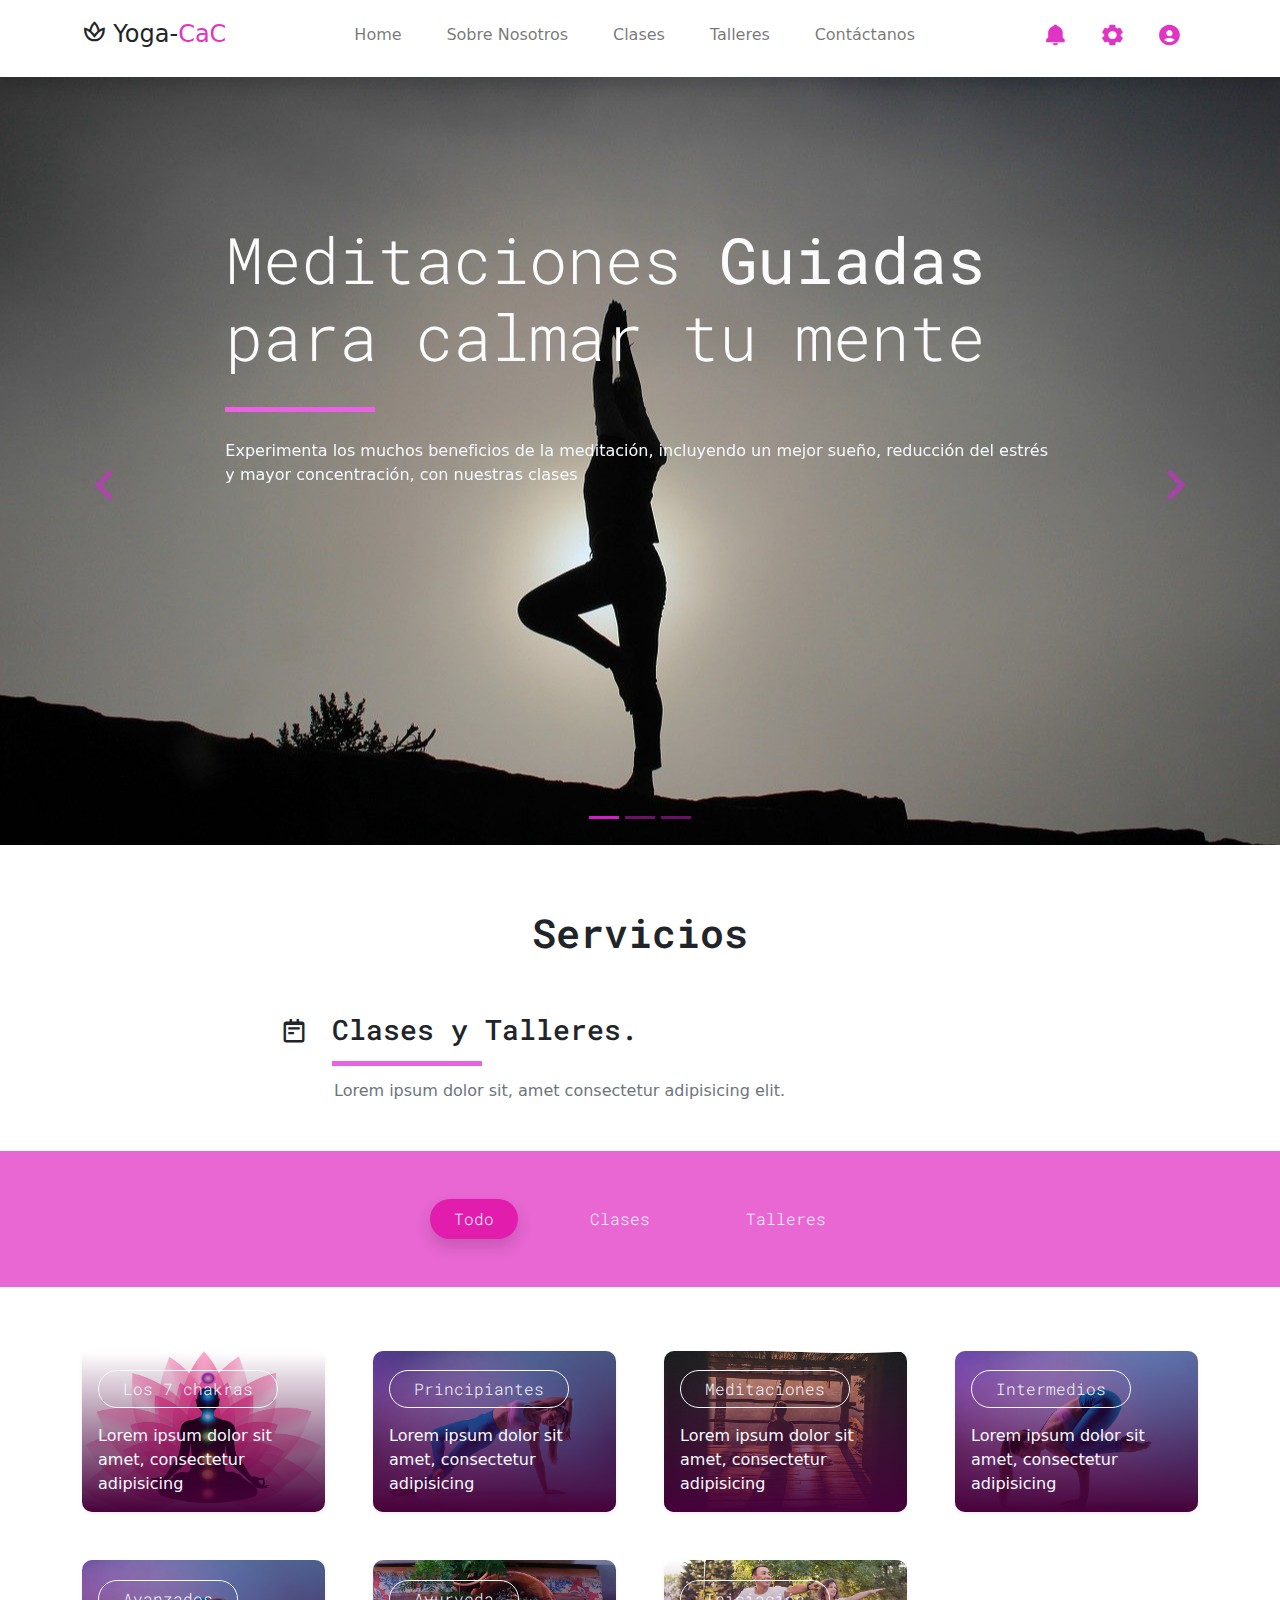
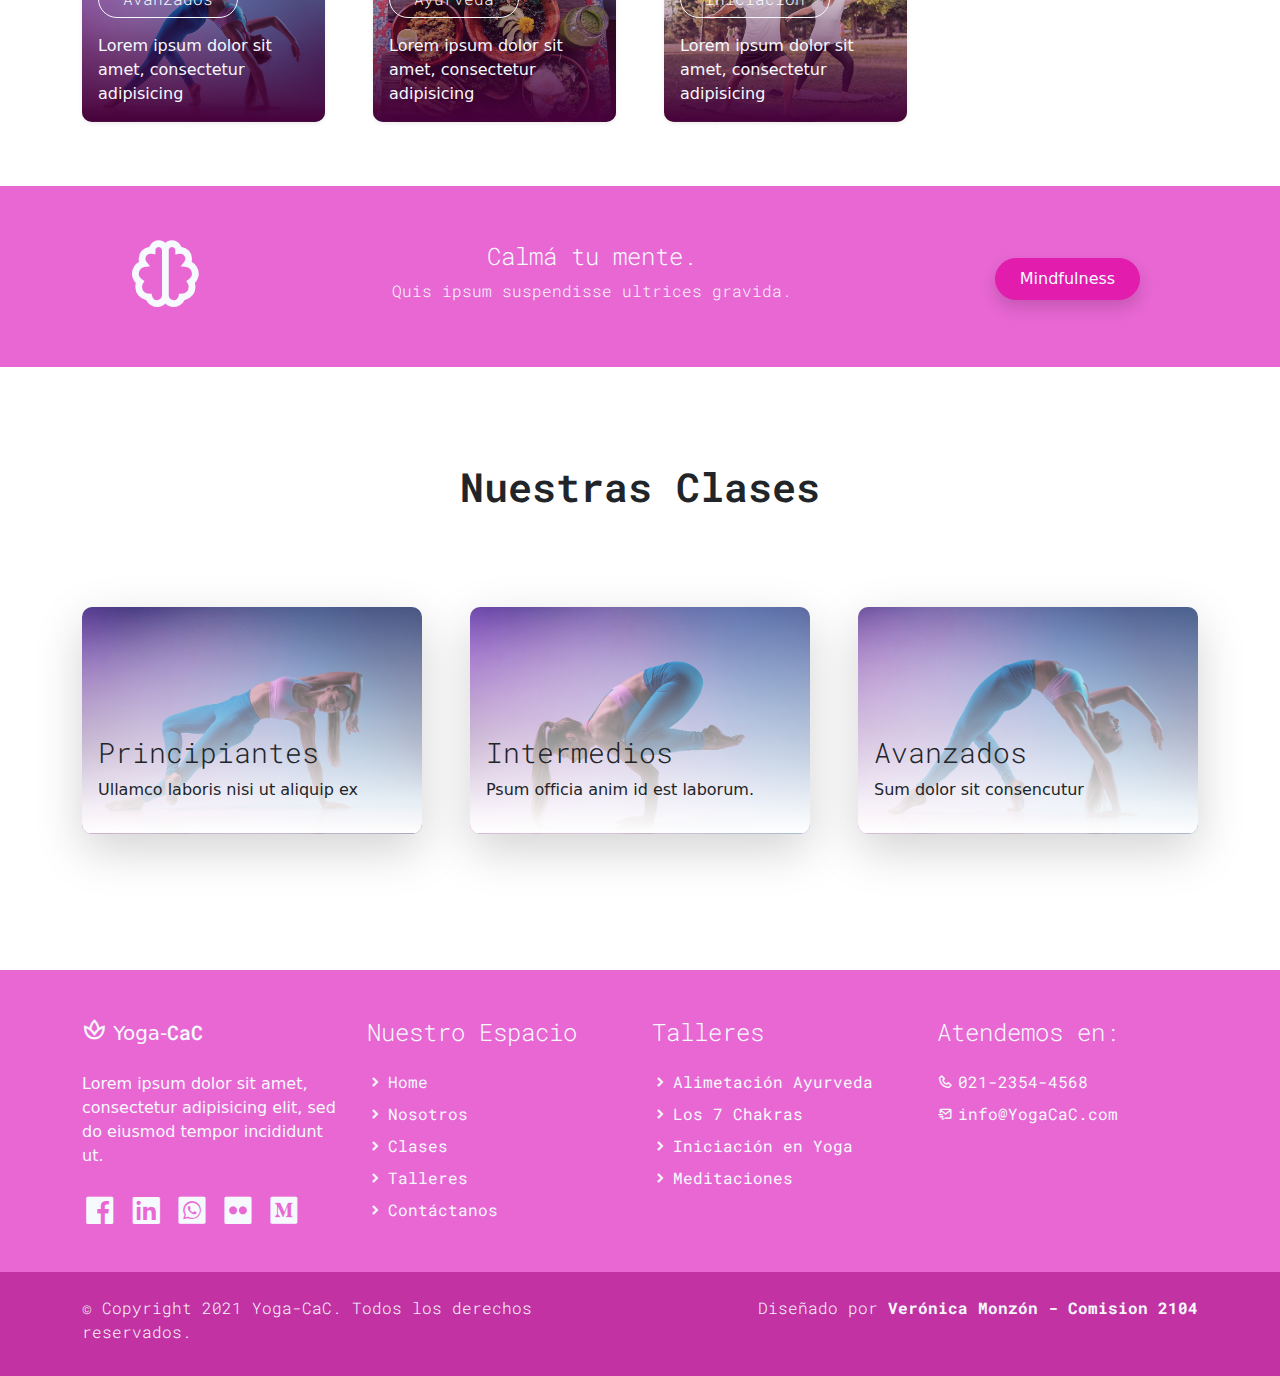
<file: index.html>
<!DOCTYPE html>     <!----- definición de html 5 -->          
<html lang="es"> 	<!----- definición del lenguaje -->  
					<!------Inicio del  HEAD -->
<head>
  <title>Yoga-CaC</title>
    <meta charset="utf-8">
    <meta name="viewport" content="width=device-width, initial-scale=1">  
	<!----- viewport para apple device-width = ancho pantalla initial-scale es que inicia sin ningún zoom --> 
    <link rel="apple-touch-icon" href="assets/img/apple-icon.png">
	<!----- icono para apple y safari --> 
    <link rel="shortcut icon" type="image/x-icon" href="assets/img/favicon-32x32.png">
    <!-- Load Require CSS -->
    <link href="assets/css/bootstrap.min.css" rel="stylesheet">
	    <!-- iconos  -->
    <link href="assets/css/boxicon.min.css" rel="stylesheet">
	    <!-- tipo de letra -->
        <link rel="preconnect" href="https://fonts.gstatic.com">
        <link href="https://fonts.googleapis.com/css2?family=Roboto+Mono:wght@300;400;600&display=swap" rel="stylesheet">
		<!-- carga CSS -->
    <link rel="stylesheet" href="assets/css/estilos.css">
</head>
<!-----
.text-primary  		azul
.text-secondary		gris
.text-success		verde
.text-danger		rojo
.text-warning		amarillo
.text-info			celeste
.text-light			blanco
.text-dark			negro
.text-muted			gris oscuro
.text-white			gris claro
-->
<!------------------------------------------------------------------ Fin del  HEAD -->
<body>
    <!-- Header 
	nav = cuyo propósito es proporcionar enlaces de navegación, ya sea dentro del documento actual 
	o a otros documentos
	-->

    <nav id="main_nav" class="navbar navbar-expand-lg navbar-light bg-white shadow">
	
	<!--navbar-expand-lg = envoltorio para que el navbar se estire en lg
	navbar-light = texto negro de la letra
	bg-white = fondo de color blanco
	-->

        <div class="container d-flex justify-content-between align-items-center">
		
            <a class="navbar-brand h1" href="index.html">
			<!--navbar-brand = clase se utiliza para resaltar la marca o logotipo de su página-->	
                <i class='bx bx-spa bx-sm text-dark'></i>
                
				<!--	bx bx-buildings = icono del logo de la web: 
				http://www.unisvg.com/icon-sets/bx/bx-buildings.html 
				https://boxicons.com/
				-->

	       <span class="text-dark h4">Yoga-</span><span class="text-primary h4">CaC</span></a>
			
			<!--	boton de hamburguesa --> 
  	          <button class="navbar-toggler border-0" 
				type="button" data-bs-toggle="collapse" 
				data-bs-target="#navbar-toggler-success" 
				aria-controls="navbarSupportedContent" 
				aria-expanded="false" 
				aria-label="Toggle navigation">
				<span class="navbar-toggler-icon">
				</span>
            </button>
		<!------------------------------------------- Opciones del Menu		-->
		<div class="align-self-center collapse navbar-collapse flex-fill  d-lg-flex justify-content-lg-between" 
		id="navbar-toggler-success">
		
		<!-------collapse navbar-collapse= para agrupar y ocultar el contenido de la barra de navegación 
		por un punto de interrupción principal.
		flex-fill = obliga a que todos los elementos tengan el mismo tamaño de ancho
		d-lg-flex = utilidades para crear un contenedor flexbox y transforme los elementos secundarios 
		directos en elementos flexibles
		-->
  		              <div class="flex-fill mx-xl-5 mb-2">
				<!--	  mx=para clases que establecen tanto *-lefty*-right-->
 	                   <ul class="nav navbar-nav d-flex justify-content-between mx-xl-5 text-center text-dark">
					<!--   .navbar-nav para una navegación ligera y de altura completa 
					   (incluida la compatibilidad con menús desplegables).-->
                        <li class="nav-item">
                            <a class="nav-link btn-outline-primary rounded-pill px-3" href="index.html">Home</a>
						<!-- px = padding y mx es el margin 
						rounded-pill =genera ese boton con bordes redondeados rounded-circle-->	
                        </li>
                        <li class="nav-item">
                            <a class="nav-link btn-outline-primary rounded-pill px-3" href="about.html">Sobre Nosotros</a>
                        </li>
                        <li class="nav-item">
                            <a class="nav-link btn-outline-primary rounded-pill px-3" href="clases.html">Clases</a>
                        </li>
                        <li class="nav-item">
                            <a class="nav-link btn-outline-primary rounded-pill px-3" href="talleres.html">Talleres</a>
                        </li>
                        <li class="nav-item">
                            <a class="nav-link btn-outline-primary rounded-pill px-3" href="contact.html">Contáctanos</a>
                        </li>
                    </ul>
                </div>

<!---------------------------------------------------------Fin de las opciones del menu
------------------------------------------------------------ Inicio de los iconos del menu-->

                <div class="navbar align-self-center d-flex">
                    <a class="nav-link" href="#"><i class='bx bxs-bell bx-sm bx-tada-hover text-primary'></i></a>
                    <a class="nav-link" href="#"><i class='bx bxs-cog bx-sm text-primary'></i></a>
                    <a class="nav-link" href="#"><i class='bx bxs-user-circle bx-sm text-primary'></i></a>
				    <!--	https://iconify.design/icon-sets/bx/-->
                </div>
            </div>
        </div>
    </nav>
<!----------------------------------------------------------- Fin de los iconos del menu

    <!-- Close Header -->
 <!----------------------------------------------------------- Fin del Header-->

    <!-- Start Banner Hero -->
    <div class="banner-wrapper bg-light">
        <div id="index_banner" class="banner-vertical-center-index container-fluid pt-5">

            <!-- Start slider -->
            <div id="carouselExampleIndicators" class="carousel slide" data-bs-ride="carousel">
                <ol class="carousel-indicators">
                    <li data-bs-target="#carouselExampleIndicators" data-bs-slide-to="0" class="active"></li>
                    <li data-bs-target="#carouselExampleIndicators" data-bs-slide-to="1"></li>
                    <li data-bs-target="#carouselExampleIndicators" data-bs-slide-to="2" ></li>
                </ol>
 <!-- class="active" Se requiere un elemento activo inicial
La .activeclase debe agregarse a una de las diapositivas. De lo contrario, el carrusel no será visible. -->
				
                <div class="carousel-inner">
				
<!-- Primer elemento del carrousel 
Ver: https://getbootstrap.com/docs/4.0/components/carousel/  -->				

                    <div class="carousel-item active">

                 <div class="py-5 row d-flex align-items-center">
                  <div class="banner-content col-lg-8 col-8 offset-2 m-lg-auto text-left py-5 pb-5">
                    <h1 class="banner-heading h1 text-secondary display-3 mb-0 pb-5 mx-0 px-0 light-300 typo-space-line">
					<!--typo-space-line = clase configurada en el css 
					display-3 = <H3> 
					Where property is one of:

						m - for classes that set margin
						p - for classes that set padding
						Where sides is one of:

						t - for classes that set margin-top or padding-top
						b - for classes that set margin-bottom or padding-bottom
						l - for classes that set margin-left or padding-left
						r - for classes that set margin-right or padding-right
						x - for classes that set both *-left and *-right
						y - for classes that set both *-top and *-bottom
						blank - for classes that set a margin or padding on all 4 sides of the element
						ejemplo: 
						<div class="mx-auto" style="width: 200px;">
						  Centered element
						</div>
					
					-->
                                    Meditaciones <strong>Guiadas</strong> para calmar tu mente </h1>
                                <p class="banner-body text-light py-3 mx-0 px-0">
                                    Experimenta los muchos beneficios de la meditación, incluyendo un mejor sueño, reducción del estrés y mayor concentración, con nuestras clases
                              </p>
                                
                            </div>
                        </div>

                    </div>
 <!----------------------------------------------------------- Nuevo ITem del Carrousel borrando brunch-->

                    <div class="carousel-item">

                        <div class="py-5 row d-flex align-items-center">
                            <div class="banner-content col-lg-8 col-8 offset-2 m-lg-auto text-left py-5 pb-5">
                                <h1 class="banner-heading h1 text-secondary display-3 mb-0 pb-3 mx-0 px-0 light-300">
                                    Talleres y Formaciones
                                </h1>
                                <p class="banner-body text-light py-3">
                                    Potencia e inspira tu práctica de yoga con estos talleres y formaciones online de primera calidad.
                                </p>
             
					 <!--role="button" indica que un boton no apunta a una url sino que hace otra cosa-->	
                            </div>
                        </div>

                    </div>
 <!----------------------------------------------------------- Nuevo ITem del Carrousel-->					
                    <div class="carousel-item">

                        <div class="py-5 row d-flex align-items-center">
                            <div class="banner-content col-lg-8 col-8 offset-2 m-lg-auto text-left py-5 pb-5">
                                <h1 class="banner-heading h1 text-secondary display-3 mb-0 pb-3 mx-0 px-0 light-300">
                                   Clases de Yoga
                                </h1>
                                <p class="banner-body text-light py-3">
                                    Ofrecemos distintos tipos de clases y brindamos a todos la oportunidad de conocer y explorar la practica
                                    a través de estos estilos, para que así cada uno pueda elegir y combinar como  más les guste y beneficie.
                                </p>
                               
                            </div>
                        </div>

                    </div>
                </div>
    <!-------------------------------------------------------Flechas del carrousel   -->
                <a class="carousel-control-prev text-decoration-none" href="#carouselExampleIndicators" role="button" data-bs-slide="prev">
                    <i class='bx bx-chevron-left'></i>
                    <span class="visually-hidden">Ant.</span>
                </a>
                <a class="carousel-control-next text-decoration-none" href="#carouselExampleIndicators" role="button" data-bs-slide="next">
                    <i class='bx bx-chevron-right'></i>
                    <span class="visually-hidden">Prox.</span>
                </a>
            </div>
			 <!-- bx-chevron-right y left son las puntas de flecha del carrousel -->
            <!-- End slider -->

        </div>
    </div>
    <!-- End Banner Hero -->
	
    <!-- Start Service -->
    <section class="service-wrapper py-3">
        <div class="container-fluid pb-3">
            <div class="row">
                <h2 class="h2 text-center col-12 py-5 semi-bold-600">Servicios</h2>
                <div class="service-header col-2 col-lg-3 text-end light-300">
                    <i class='bx bx-notepad h3 mt-1'></i>
                </div>
                <div class="service-heading col-10 col-lg-9 text-start float-end light-300">
                    <h2 class="h3 pb-4 typo-space-line">Clases y Talleres.</h2>
                </div>
            </div>
            <p class="service-footer col-10 offset-2 col-lg-9 offset-lg-3 text-start pb-3 text-muted px-2">
               Lorem ipsum dolor sit, amet consectetur adipisicing elit.
            </p>
        </div>

        <div class="service-tag py-5 bg-secondary">
            <div class="col-md-12">
                <ul class="nav d-flex justify-content-center">
                    <li class="nav-item mx-lg-4">
                        <a class="filter-btn nav-link btn-outline-primary active shadow rounded-pill text-light px-4 
						light-300" href="#" data-filter=".project">Todo</a>
				<!-- btn-outline = boton transparente -->
                    </li>
                    <li class="nav-item mx-lg-4">
                        <a class="filter-btn nav-link btn-outline-primary rounded-pill text-light px-4 light-300" 
						href="#" data-filter=".graphic">Clases</a>
                    </li>
                    <li class="filter-btn nav-item mx-lg-4">
                        <a class="filter-btn nav-link btn-outline-primary rounded-pill text-light px-4 light-300" 
						href="#" data-filter=".ui">Talleres</a>
                    </li>

                </ul>
            </div>
        </div>

    </section>

    <section class="container overflow-hidden py-5">
        <div class="row gx-5 gx-sm-3 gx-lg-5 gy-lg-5 gy-3 pb-3 projects">

            <!-- Comienzan los trabajos recientes -->
            <div class="col-xl-3 col-md-4 col-sm-6 project ui">
                <a href="#" class="service-work card border-0 text-white shadow-sm overflow-hidden mx-5 m-sm-0">
                    <img class="service card-img" src="./assets/img/Chakras.jpg" alt="Card image">
                    <div class="service-work-vertical card-img-overlay d-flex align-items-end">
                        <div class="service-work-content text-left text-light">
                            <span class="btn btn-outline-light rounded-pill mb-lg-3 px-lg-4 light-300">Los 7 chakras</span>
                            <p class="card-text">Lorem ipsum dolor sit amet, consectetur adipisicing</p>
                        </div>
                    </div>
                </a>
            </div><!-- End Recent Work -->

            <!-- Start Recent Work -->
            <div class="col-xl-3 col-md-4 col-sm-6 project graphic">
                <a href="#" class="service-work card border-0 text-white shadow-sm overflow-hidden mx-5 m-sm-0">
                    <img class="card-img" src="./assets/img/principiantes.jpg" alt="Card image">
                    <div class="service-work-vertical card-img-overlay d-flex align-items-end">
                        <div class="service-work-content text-left text-light">
                            <span class="btn btn-outline-light rounded-pill mb-lg-3 px-lg-4 light-300">Principiantes</span>
                            <p class="card-text">Lorem ipsum dolor sit amet, consectetur adipisicing</p>
                        </div>
                    </div>
                </a>
            </div><!-- End Recent Work -->

            <!-- Start Recent Work -->
            <div class="col-xl-3 col-md-4 col-sm-6 project ui">
                <a href="#" class="service-work card border-0 text-white shadow-sm overflow-hidden mx-5 m-sm-0">
                    <img class="card-img" src="./assets/img/meditacion.jpg" alt="Card image">
                    <div class="service-work-vertical card-img-overlay d-flex align-items-end">
                        <div class="service-work-content text-left text-light">
                            <span class="btn btn-outline-light rounded-pill mb-lg-3 px-lg-4 light-300">Meditaciones</span>
                            <p class="card-text">Lorem ipsum dolor sit amet, consectetur adipisicing</p>
                        </div>
                    </div>
                </a>
            </div><!-- End Recent Work -->

            <!-- Start Recent Work -->
            <div class="col-xl-3 col-md-4 col-sm-6 project  graphic">
                <a href="#" class="service-work card border-0 text-white shadow-sm overflow-hidden mx-5 m-sm-0">
                    <img class="card-img" src="./assets/img/intermedios.jpg" alt="Card image">
                    <div class="service-work-vertical card-img-overlay d-flex align-items-end">
                        <div class="service-work-content text-left text-light">
                            <span class="btn btn-outline-light rounded-pill mb-lg-3 px-lg-4 light-300">Intermedios</span>
                            <p class="card-text">Lorem ipsum dolor sit amet, consectetur adipisicing</p>
                        </div>
                    </div>
                </a>
            </div><!-- End Recent Work -->


            <!-- Start Recent Work -->
            <div class="col-xl-3 col-md-4 col-sm-6 project  graphic">
                <a href="#" class="service-work card border-0 text-white shadow-sm overflow-hidden mx-5 m-sm-0">
                    <img class="card-img" src="./assets/img/avanzados.jpg" alt="Card image">
                    <div class="service-work-vertical card-img-overlay d-flex align-items-end">
                        <div class="service-work-content text-left text-light">
                            <span class="btn btn-outline-light rounded-pill mb-lg-3 px-lg-4 light-300">Avanzados</span>
                            <p class="card-text">Lorem ipsum dolor sit amet, consectetur adipisicing</p>
                        </div>
                    </div>
                </a>
            </div><!-- End Recent Work -->

           <!-- Start Recent Work -->
           <div class="col-xl-3 col-md-4 col-sm-6 project ui ">
            <a href="#" class="service-work card border-0 text-white shadow-sm overflow-hidden mx-5 m-sm-0">
                <img class="card-img" src="./assets/img/ayurveda.jpg" alt="Card image">
                <div class="service-work-vertical card-img-overlay d-flex align-items-end">
                    <div class="service-work-content text-left text-light">
                        <span class="btn btn-outline-light rounded-pill mb-lg-3 px-lg-4 light-300">Ayurveda</span>
                        <p class="card-text">Lorem ipsum dolor sit amet, consectetur adipisicing</p>
                    </div>
                </div>
            </a>
        </div><!-- End Recent Work -->

            <!-- Start Recent Work -->
            <div class="col-xl-3 col-md-4 col-sm-6 project ui">
                <a href="#" class="service-work card border-0 text-white shadow-sm overflow-hidden mx-5 m-sm-0">
                    <img class="card-img" src="./assets/img/principiantes1.jpg" alt="Card image">
                    <div class="service-work-vertical card-img-overlay d-flex align-items-end">
                        <div class="service-work-content text-left text-light">
                            <span class="btn btn-outline-light rounded-pill mb-lg-3 px-lg-4 light-300">Iniciación</span>
                            <p class="card-text">Lorem ipsum dolor sit amet, consectetur adipisicing</p>
                        </div>
                    </div>
                </a>
            </div><!-- End Recent Work -->
        </div>
    </section>
    <!-- End Service -->






    <!-- Start View Work -->
    <section class="bg-secondary">
        <div class="container py-5">
            <div class="row d-flex justify-content-center text-center">
                <div class="col-lg-2 col-12 text-light align-items-center">
                    <i class='display-1 bx bx-brain bx-lg'></i>
                  
                </div>
                <div class="col-lg-7 col-12 text-light pt-2">
                    <h3 class="h4 light-300">Calmá tu mente.</h3>
                    <p class="light-300">Quis ipsum suspendisse ultrices gravida.</p>
                </div>
                <div class="col-lg-3 col-12 pt-4">
                    <a href="#" class="btn btn-primary rounded-pill btn-block shadow px-4 py-2">Mindfulness</a>
                </div>
            </div>
        </div>
    </section>
    <!-- End View Work -->

    <!-- Start Recent Work -->
    <section class="py-5 mb-5">
        <div class="container">
            <div class="recent-work-header row text-center pb-5">
                <h2 class="col-md-6 m-auto h2 semi-bold-600 py-5">Nuestras Clases</h2>
            </div>
            <div class="row gy-5 g-lg-5 mb-4">

                <!-- Start Recent Work -->
                <div class="col-md-4 mb-3">
                    <a href="#" class="recent-work card border-0 shadow-lg overflow-hidden">
                        <img class="recent-work-img card-img" src="./assets/img/principiantes.jpg" alt="Card image">
                        <div class="recent-work-vertical card-img-overlay d-flex align-items-end">
                            <div class="recent-work-content text-start mb-3 ml-3 text-dark">
                                <h3 class="card-title light-300">Principiantes</h3>
                                <p class="card-text">Ullamco laboris nisi ut aliquip ex</p>
                            </div>
                        </div>
                    </a>
                </div><!-- End Recent Work -->

                <!-- Start Recent Work -->
                <div class="col-md-4 mb-3">
                    <a href="#" class="recent-work card border-0 shadow-lg overflow-hidden">
                        <img class="recent-work-img card-img" src="./assets/img/intermedios.jpg" alt="Card image">
                        <div class="recent-work-vertical card-img-overlay d-flex align-items-end">
                            <div class="recent-work-content text-start mb-3 ml-3 text-dark">
                                <h3 class="card-title light-300">Intermedios</h3>
                                <p class="card-text">Psum officia anim id est laborum.</p>
                            </div>
                        </div>
                    </a>
                </div><!-- End Recent Work -->

                <!-- Start Recent Work -->
                <div class="col-md-4 mb-3">
                    <a href="#" class="recent-work card border-0 shadow-lg overflow-hidden">
                        <img class="recent-work-img card-img" src="./assets/img/avanzados.jpg" alt="Card image">
                        <div class="recent-work-vertical card-img-overlay d-flex align-items-end">
                            <div class="recent-work-content text-start mb-3 ml-3 text-dark">
                                <h3 class="card-title light-300">Avanzados</h3>
                                <p class="card-text">Sum dolor sit consencutur</p>
                            </div>
                        </div>
                    </a>
                </div><!-- End Recent Work -->

            </div>
        </div>
    </section>
    <!-- End Recent Work -->



    <!-- Start Footer -->
    <footer class="bg-secondary pt-4">
        <div class="container">
            <div class="row py-4">

                <div class="col-lg-3 col-12 align-left">
                    <a class="navbar-brand" href="index.html">
                        <i class='bx bx-spa bx-sm text-light'></i>
                        <span class="text-light h5">Yoga-</span><span class="text-light h5 semi-bold-600">CaC</span>
                    </a>
                    <p class="text-light my-lg-4 my-2">
                        Lorem ipsum dolor sit amet, consectetur adipisicing elit,
                        sed do eiusmod tempor incididunt ut.
                    </p>
                    <ul class="list-inline footer-icons light-300">
                        <li class="list-inline-item m-0">
                            <a class="text-light" target="_blank" href="http://facebook.com/">
                                <i class='bx bxl-facebook-square bx-md'></i>
                            </a>
                        </li>
                        <li class="list-inline-item m-0">
                            <a class="text-light" target="_blank" href="https://www.linkedin.com/">
                                <i class='bx bxl-linkedin-square bx-md'></i>
                            </a>
                        </li>
                        <li class="list-inline-item m-0">
                            <a class="text-light" target="_blank" href="https://www.whatsapp.com/">
                                <i class='bx bxl-whatsapp-square bx-md'></i>
                            </a>
                        </li>
                        <li class="list-inline-item m-0">
                            <a class="text-light" target="_blank" href="https://www.flickr.com/">
                                <i class='bx bxl-flickr-square bx-md'></i>
                            </a>
                        </li>
                        <li class="list-inline-item m-0">
                            <a class="text-light" target="_blank" href="https://www.medium.com/">
                                <i class='bx bxl-medium-square bx-md' ></i>
                            </a>
                        </li>
                    </ul>
                </div>

                <div class="col-lg-3 col-md-4 my-sm-0 mt-4">
                    <h3 class="h4 pb-lg-3 text-light light-300">Nuestro Espacio</h2>
                        <ul class="list-unstyled text-light light-300">
                            <li class="pb-2">
                                <i class='bx-fw bx bxs-chevron-right bx-xs'></i><a class="text-decoration-none text-light" 
								href="index.html">Home</a>
                            </li>
                            <li class="pb-2">
                                <i class='bx-fw bx bxs-chevron-right bx-xs'></i><a class="text-decoration-none text-light py-1" 
								href="about.html">Nosotros</a>
                            </li>
                            <li class="pb-2">
                                <i class='bx-fw bx bxs-chevron-right bx-xs'></i><a class="text-decoration-none text-light py-1" 
								href="clases.html">Clases</a>
                            </li>
                            <li class="pb-2">
                                <i class='bx-fw bx bxs-chevron-right bx-xs'></i></i><a class="text-decoration-none text-light py-1" 
								href="talleres.html">Talleres</a>
                            </li>
                            <li class="pb-2">
                                <i class='bx-fw bx bxs-chevron-right bx-xs'></i><a class="text-decoration-none text-light py-1" 
								href="contact.html">Contáctanos</a>
                            </li>
                        </ul>
                </div>

                <div class="col-lg-3 col-md-4 my-sm-0 mt-4">
                    <h2 class="h4 pb-lg-3 text-light light-300">Talleres</h2>
                    <ul class="list-unstyled text-light light-300">
                        <li class="pb-2">
                            <i class='bx-fw bx bxs-chevron-right bx-xs'></i><a class="text-decoration-none text-light py-1" 
							href="#">Alimetación Ayurveda</a>
                        </li>
                        <li class="pb-2">
                            <i class='bx-fw bx bxs-chevron-right bx-xs'></i><a class="text-decoration-none text-light py-1" 
							href="#">Los 7 Chakras</a>
                        </li>

                        <li class="pb-2">
                            <i class='bx-fw bx bxs-chevron-right bx-xs'></i><a class="text-decoration-none text-light py-1" 
							href="#">Iniciación en Yoga</a>
                        </li>
                        <li class="pb-2">
                            <i class='bx-fw bx bxs-chevron-right bx-xs'></i><a class="text-decoration-none text-light py-1" 
							href="#">Meditaciones</a>
                        </li>
                        
                    </ul>
                </div>

                <div class="col-lg-3 col-md-4 my-sm-0 mt-4">
                    <h2 class="h4 pb-lg-3 text-light light-300">Atendemos en:</h2>
                    <ul class="list-unstyled text-light light-300">
                        <li class="pb-2">
                            <i class='bx-fw bx bx-phone bx-xs'></i><a class="text-decoration-none text-light py-1" 
							href="tel:010-020-0340">021-2354-4568</a>
                        </li>
                        <li class="pb-2">
                            <i class='bx-fw bx bx-mail-send bx-xs'></i><a class="text-decoration-none text-light py-1"
							href="mailto:info@company.com">info@YogaCaC.com</a>
                        </li>
                    </ul>
                </div>

            </div>
        </div>

        <div class="w-100 bg-primary py-3">
            <div class="container">
                <div class="row pt-2">
                    <div class="col-lg-6 col-sm-12">
                        <p class="text-lg-start text-center text-light light-300">
                            © Copyright 2021 Yoga-CaC. Todos los derechos reservados.
                        </p>
                    </div>
                    <div class="col-lg-6 col-sm-12">
                        <p class="text-lg-end text-center text-light light-300">
                            Diseñado por <a rel="sponsored" class="text-decoration-none text-light" 
							href="https://cursophp.com.ar/" target="_blank"><strong>Verónica Monzón - Comision 2104</strong></a>
                        </p>
                    </div>
                </div>
            </div>
        </div>

    </footer>
    <!-- End Footer -->


    <!-- Bootstrap -->
    <script src="assets/js/bootstrap.bundle.min.js"></script>
    <!-- Load jQuery require for isotope -->
    <script src="assets/js/jquery.min.js"></script>
   <!-- Isotope -->
    <script src="assets/js/isotope.pkgd.js"></script>
    <!-- Page Script -->
    <script>
        $(window).load(function() {
            // init Isotope
            var $projects = $('.projects').isotope({
                itemSelector: '.project',
                layoutMode: 'fitRows'
            });
            $(".filter-btn").click(function() {
                var data_filter = $(this).attr("data-filter");
                $projects.isotope({
                    filter: data_filter
                });
                $(".filter-btn").removeClass("active");
                $(".filter-btn").removeClass("shadow");
                $(this).addClass("active");
                $(this).addClass("shadow");
                return false;
            });
        });
    </script>	
 
   
</body>

</html>
</file>
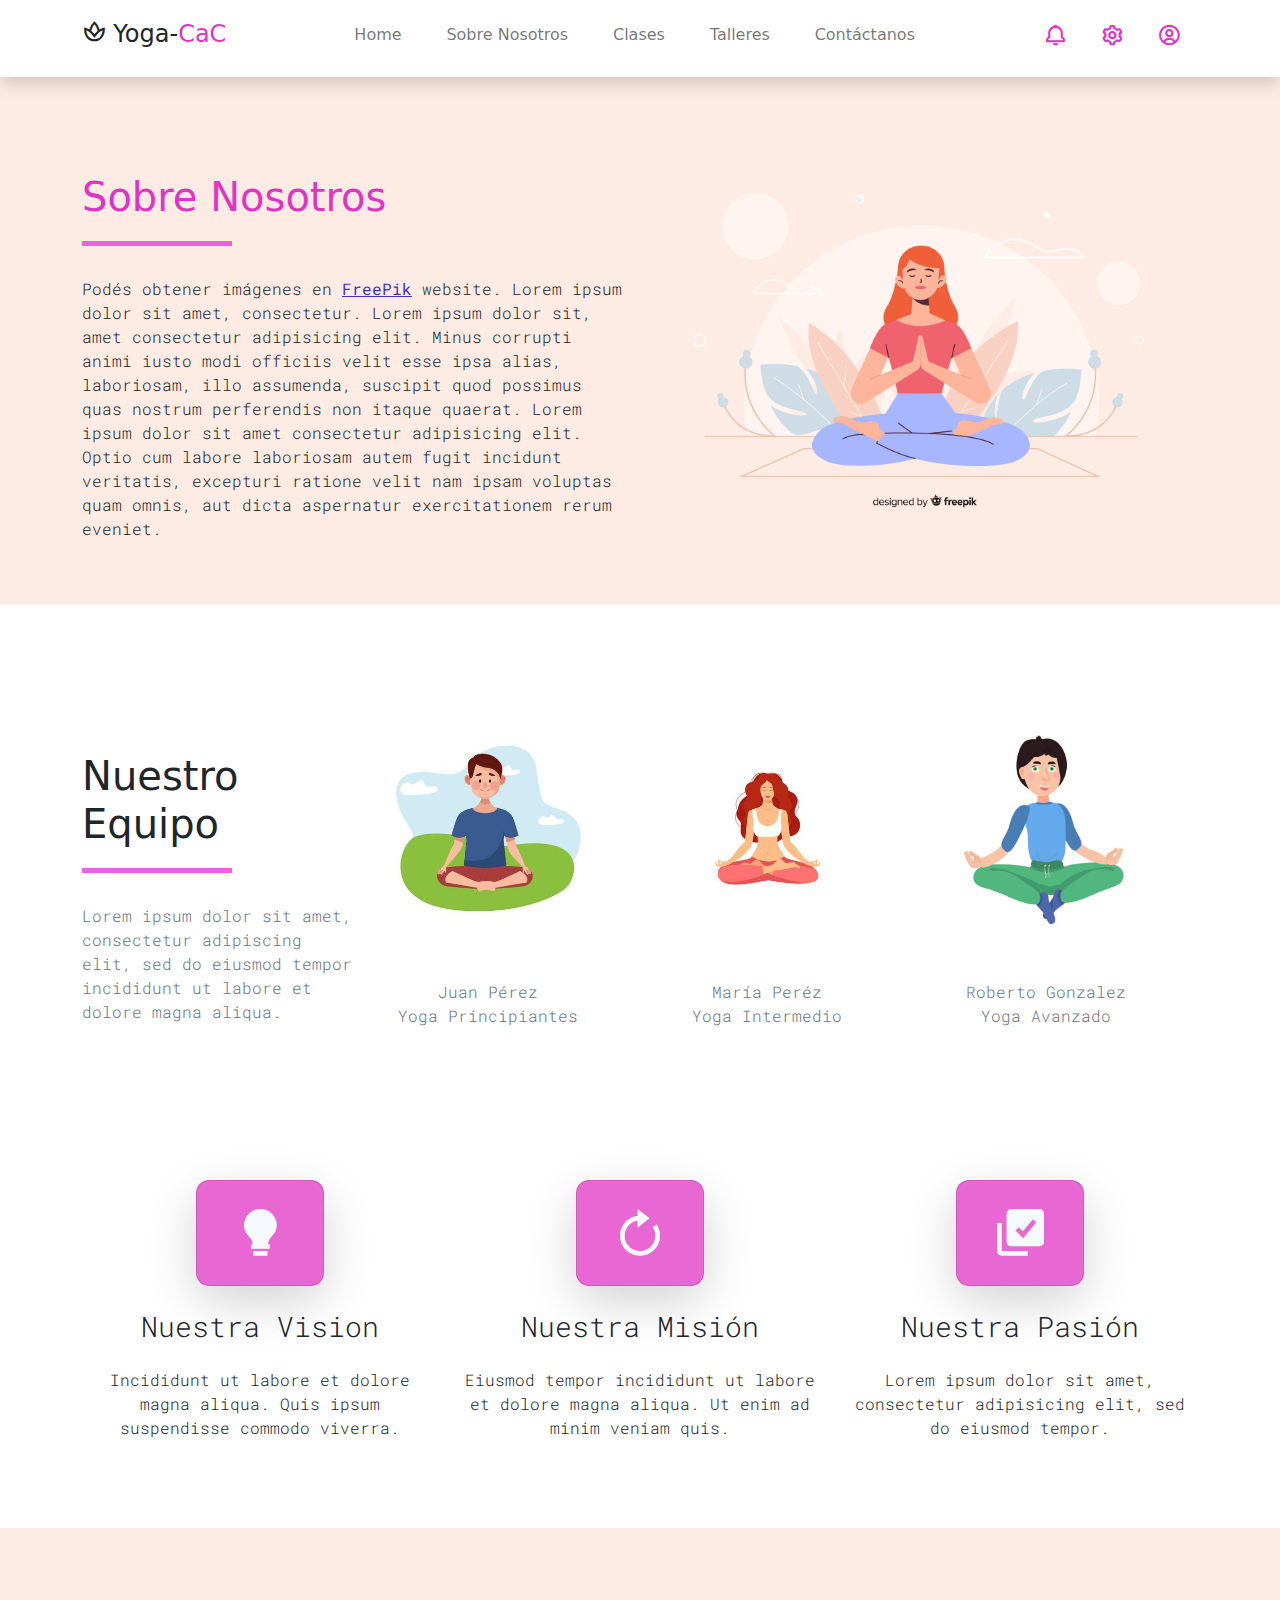
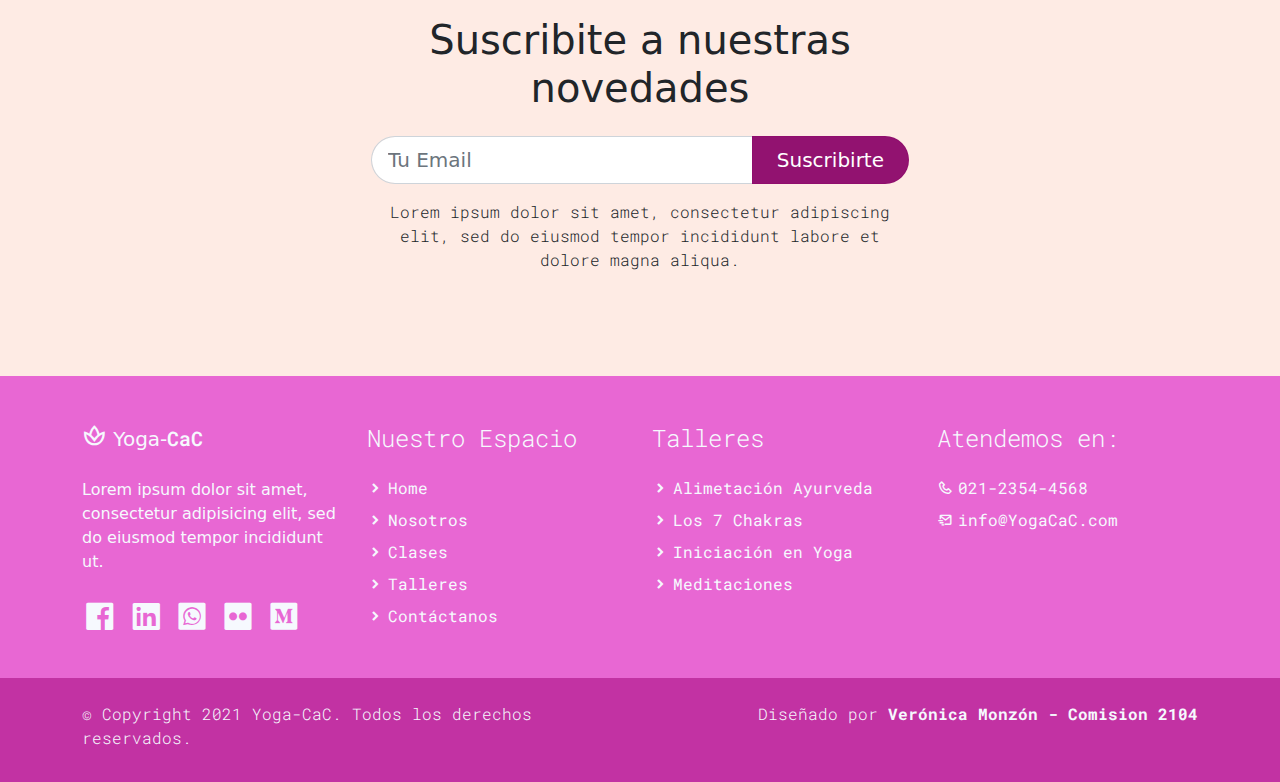
<file: about.html>
<!DOCTYPE html>
<html lang="es">

    <head>
        <title>Yoga-CaC</title>
          <meta charset="utf-8">
          <meta name="viewport" content="width=device-width, initial-scale=1">  
          <!----- viewport para apple device-width = ancho pantalla initial-scale es que inicia sin ningún zoom --> 
          <link rel="apple-touch-icon" href="assets/img/apple-icon.png">
          <!----- icono para apple y safari --> 
          <link rel="shortcut icon" type="image/x-icon" href="assets/img/favicon-32x32.png">
          <!-- Load Require CSS -->
          <link href="assets/css/bootstrap.min.css" rel="stylesheet">
              <!-- iconos  -->
          <link href="assets/css/boxicon.min.css" rel="stylesheet">
              <!-- tipo de letra -->
              <link rel="preconnect" href="https://fonts.gstatic.com">
              <link href="https://fonts.googleapis.com/css2?family=Roboto+Mono:wght@300;400;600&display=swap" rel="stylesheet">
              <!-- carga CSS -->
          <link rel="stylesheet" href="assets/css/estilos.css">
      </head>

<body>
    <!-- Header -->
    <nav id="main_nav" class="navbar navbar-expand-lg navbar-light bg-white shadow">
        <div class="container d-flex justify-content-between align-items-center">
            <a class="navbar-brand h1" href="index.html">
                <i class='bx bx-spa bx-sm text-dark'></i>
                <span class="text-dark h4">Yoga-</span><span class="text-primary h4">CaC</span></a>
            </a>
            <button class="navbar-toggler border-0" type="button" data-bs-toggle="collapse" data-bs-target="#navbar-toggler-success" aria-controls="navbarSupportedContent" aria-expanded="false" aria-label="Toggle navigation">
                <span class="navbar-toggler-icon"></span>
            </button>

            <div class="align-self-center collapse navbar-collapse flex-fill  d-lg-flex justify-content-lg-between" id="navbar-toggler-success">
                <div class="flex-fill mx-xl-5 mb-2">
                    <ul class="nav navbar-nav d-flex justify-content-between mx-xl-5 text-center text-dark">
                       <li class="nav-item">
                            <a class="nav-link btn-outline-primary rounded-pill px-3" href="index.html">Home</a>
						<!-- px = padding y mx es el margin 
						rounded-pill =genera ese boton con bordes redondeados rounded-circle-->	
                        </li>
                        <li class="nav-item">
                            <a class="nav-link btn-outline-primary rounded-pill px-3" href="about.html">Sobre Nosotros</a>
                        </li>
                        <li class="nav-item">
                            <a class="nav-link btn-outline-primary rounded-pill px-3" href="clases.html">Clases</a>
                        </li>
                        <li class="nav-item">
                            <a class="nav-link btn-outline-primary rounded-pill px-3" href="talleres.html">Talleres</a>
                        </li>
                        <li class="nav-item">
                            <a class="nav-link btn-outline-primary rounded-pill px-3" href="contact.html">Contáctanos</a>
                        </li>
                    </ul>
                </div>
                <div class="navbar align-self-center d-flex">
                    <a class="nav-link" href="#"><i class='bx bx-bell bx-sm bx-tada-hover text-primary'></i></a>
                    <a class="nav-link" href="#"><i class='bx bx-cog bx-sm text-primary'></i></a>
                    <a class="nav-link" href="#"><i class='bx bx-user-circle bx-sm text-primary'></i></a>
                </div>
            </div>
        </div>
    </nav>
    <!-- Close Header -->


    <!-- Start Banner Hero -->
    <section class="bg-light w-100">
        <div class="container">
            <div class="row d-flex align-items-center py-5">
                <div class="col-lg-6 text-start">
                    <h1 class="h2 py-5 text-primary typo-space-line">Sobre Nosotros</h1>
                    <p class="light-300">
                        Podés obtener imágenes en <a rel="nofollow" href="http://freepik.com/" target="_blank">FreePik</a> website. Lorem ipsum dolor sit amet, consectetur.
                        Lorem ipsum dolor sit, amet consectetur adipisicing elit. Minus corrupti animi iusto modi officiis velit esse ipsa alias, laboriosam, illo assumenda, suscipit quod possimus quas nostrum perferendis non itaque quaerat.
                        Lorem ipsum dolor sit amet consectetur adipisicing elit. Optio cum labore laboriosam autem fugit incidunt veritatis, excepturi ratione velit nam ipsam voluptas quam omnis, aut dicta aspernatur exercitationem rerum eveniet.
                    </p>
                </div>
                <div class="col-lg-6">
                    <img style="width:100%" src="./assets/img/sobreNosotros.jpg">
                </div>
            </div>
        </div>
    </section>
    <!-- End Banner Hero -->


    <!-- Start Team Member -->
    <section class="container py-5">
        <div class="pt-5 pb-3 d-lg-flex align-items-center gx-5">

            <div class="col-lg-3">
                <h2 class="h2 py-5 typo-space-line">Nuestro Equipo</h2>
                <p class="text-muted light-300">
                    Lorem ipsum dolor sit amet, consectetur adipiscing elit,
                    sed do eiusmod tempor incididunt ut labore et dolore magna aliqua.
                </p>
            </div>

            <div class="col-lg-9 row">
                <div class="team-member col-md-4">
                    <img class="team-member-img img-fluid rounded-circle p-4" src="./assets/img/avatar1.jpg" alt="Card image">
                    <ul class="team-member-caption list-unstyled text-center pt-4 text-muted light-300">
                        <li>Juan Pérez</li>
                        <li>Yoga Principiantes</li>
                    </ul>
                </div>
                <div class="team-member col-md-4">
                    <img class="team-member-img img-fluid rounded-circle p-4" src="./assets/img/avatar2.jpg" alt="Card image">
                    <ul class="team-member-caption list-unstyled text-center pt-4 text-muted light-300">
                        <li>María Peréz</li>
                        <li>Yoga Intermedio</li>
                    </ul>
                </div>
                <div class="team-member col-md-4">
                    <img class="team-member-img img-fluid rounded-circle p-4" src="./assets/img/avatar3.jpg" alt="Card image">
                    <ul class="team-member-caption list-unstyled text-center pt-4 text-muted light-300">
                        <li>Roberto Gonzalez</li>
                        <li>Yoga Avanzado</li>
                    </ul>
                </div>
            </div>

        </div>
    </section>
    <!-- End Team Member -->

    <!-- Start Aim -->
    <section class="banner-bg bg-white py-5">
        <div class="container my-4">
            <div class="row text-center">

                <div class="objective col-lg-4">
                    <div class="objective-icon card m-auto py-4 mb-2 mb-sm-4 bg-secondary shadow-lg">
                        <i class="display-4 bx bxs-bulb text-light"></i>
                    </div>
                    <h2 class="objective-heading h3 mb-2 mb-sm-4 light-300">Nuestra Vision</h2>
                    <p class="light-300">
                        Incididunt ut labore et dolore magna aliqua. Quis ipsum suspendisse commodo viverra.
                    </p>
                </div>

                <div class="objective col-lg-4 mt-sm-0 mt-4">
                    <div class="objective-icon card m-auto py-4 mb-2 mb-sm-4 bg-secondary shadow-lg">
                        <i class='display-4 bx bx-revision text-light'></i>
                    </div>
                    <h2 class="objective-heading h3 mb-2 mb-sm-4 light-300">Nuestra Misión</h2>
                    <p class="light-300">
                        Eiusmod tempor incididunt ut labore et dolore magna aliqua.
                        Ut enim ad minim veniam quis.
                    </p>
                </div>

                <div class="objective col-lg-4 mt-sm-0 mt-4">
                    <div class="objective-icon card m-auto py-4 mb-2 mb-sm-4 bg-secondary shadow-lg">
                        <i class="display-4 bx bxs-select-multiple text-light"></i>
                    </div>
                    <h2 class="objective-heading h3 mb-2 mb-sm-4 light-300">Nuestra Pasión</h2>
                    <p class="light-300">
                        Lorem ipsum dolor sit amet, consectetur adipisicing elit,
                        sed do eiusmod tempor.
                    </p>
                </div>

            </div>
        </div>
    </section>
    <!-- End Aim -->

    <!-- Start Contact -->
    <section class="banner-bg bg-light py-5">
        <div class="container">
            <div class="row">
                <div class="col-lg-6 mx-auto my-4 p-3">
                    <form action="#" method="get"><h1 class="h2 text-center">Suscribite a nuestras novedades</h1>
                    <div class="input-group py-3">
                    
                        <input name="email" type="mail" class="form-control form-control-lg rounded-pill rounded-end" id="email" placeholder="Tu Email" aria-label="Tu Email" required>
                        <button class="btn btn-secondary text-white btn-lg rounded-pill rounded-start px-lg-4" type="submit">Suscribirte</button>
                    </div>
                    <p class="text-center light-300">Lorem ipsum dolor sit amet, consectetur adipiscing elit, sed do eiusmod tempor incididunt labore et dolore magna aliqua.</p>
                    </form>
                </div>
            </div>
        </div>
    </section>
    <!-- End Contact -->


     <!-- Start Footer -->
     <footer class="bg-secondary pt-4">
        <div class="container">
            <div class="row py-4">

                <div class="col-lg-3 col-12 align-left">
                    <a class="navbar-brand" href="index.html">
                        <i class='bx bx-spa bx-sm text-light'></i>
                        <span class="text-light h5">Yoga-</span><span class="text-light h5 semi-bold-600">CaC</span>
                    </a>
                    <p class="text-light my-lg-4 my-2">
                        Lorem ipsum dolor sit amet, consectetur adipisicing elit,
                        sed do eiusmod tempor incididunt ut.
                    </p>
                    <ul class="list-inline footer-icons light-300">
                        <li class="list-inline-item m-0">
                            <a class="text-light" target="_blank" href="http://facebook.com/">
                                <i class='bx bxl-facebook-square bx-md'></i>
                            </a>
                        </li>
                        <li class="list-inline-item m-0">
                            <a class="text-light" target="_blank" href="https://www.linkedin.com/">
                                <i class='bx bxl-linkedin-square bx-md'></i>
                            </a>
                        </li>
                        <li class="list-inline-item m-0">
                            <a class="text-light" target="_blank" href="https://www.whatsapp.com/">
                                <i class='bx bxl-whatsapp-square bx-md'></i>
                            </a>
                        </li>
                        <li class="list-inline-item m-0">
                            <a class="text-light" target="_blank" href="https://www.flickr.com/">
                                <i class='bx bxl-flickr-square bx-md'></i>
                            </a>
                        </li>
                        <li class="list-inline-item m-0">
                            <a class="text-light" target="_blank" href="https://www.medium.com/">
                                <i class='bx bxl-medium-square bx-md' ></i>
                            </a>
                        </li>
                    </ul>
                </div>

                <div class="col-lg-3 col-md-4 my-sm-0 mt-4">
                    <h3 class="h4 pb-lg-3 text-light light-300">Nuestro Espacio</h2>
                        <ul class="list-unstyled text-light light-300">
                            <li class="pb-2">
                                <i class='bx-fw bx bxs-chevron-right bx-xs'></i><a class="text-decoration-none text-light" 
								href="index.html">Home</a>
                            </li>
                            <li class="pb-2">
                                <i class='bx-fw bx bxs-chevron-right bx-xs'></i><a class="text-decoration-none text-light py-1" 
								href="about.html">Nosotros</a>
                            </li>
                            <li class="pb-2">
                                <i class='bx-fw bx bxs-chevron-right bx-xs'></i><a class="text-decoration-none text-light py-1" 
								href="clases.html">Clases</a>
                            </li>
                            <li class="pb-2">
                                <i class='bx-fw bx bxs-chevron-right bx-xs'></i></i><a class="text-decoration-none text-light py-1" 
								href="talleres.html">Talleres</a>
                            </li>
                            <li class="pb-2">
                                <i class='bx-fw bx bxs-chevron-right bx-xs'></i><a class="text-decoration-none text-light py-1" 
								href="contact.html">Contáctanos</a>
                            </li>
                        </ul>
                </div>

                <div class="col-lg-3 col-md-4 my-sm-0 mt-4">
                    <h2 class="h4 pb-lg-3 text-light light-300">Talleres</h2>
                    <ul class="list-unstyled text-light light-300">
                        <li class="pb-2">
                            <i class='bx-fw bx bxs-chevron-right bx-xs'></i><a class="text-decoration-none text-light py-1" 
							href="#">Alimetación Ayurveda</a>
                        </li>
                        <li class="pb-2">
                            <i class='bx-fw bx bxs-chevron-right bx-xs'></i><a class="text-decoration-none text-light py-1" 
							href="#">Los 7 Chakras</a>
                        </li>

                        <li class="pb-2">
                            <i class='bx-fw bx bxs-chevron-right bx-xs'></i><a class="text-decoration-none text-light py-1" 
							href="#">Iniciación en Yoga</a>
                        </li>
                        <li class="pb-2">
                            <i class='bx-fw bx bxs-chevron-right bx-xs'></i><a class="text-decoration-none text-light py-1" 
							href="#">Meditaciones</a>
                        </li>
                        
                    </ul>
                </div>

                <div class="col-lg-3 col-md-4 my-sm-0 mt-4">
                    <h2 class="h4 pb-lg-3 text-light light-300">Atendemos en:</h2>
                    <ul class="list-unstyled text-light light-300">
                        <li class="pb-2">
                            <i class='bx-fw bx bx-phone bx-xs'></i><a class="text-decoration-none text-light py-1" 
							href="tel:010-020-0340">021-2354-4568</a>
                        </li>
                        <li class="pb-2">
                            <i class='bx-fw bx bx-mail-send bx-xs'></i><a class="text-decoration-none text-light py-1"
							href="mailto:info@company.com">info@YogaCaC.com</a>
                        </li>
                    </ul>
                </div>

            </div>
        </div>

        <div class="w-100 bg-primary py-3">
            <div class="container">
                <div class="row pt-2">
                    <div class="col-lg-6 col-sm-12">
                        <p class="text-lg-start text-center text-light light-300">
                            © Copyright 2021 Yoga-CaC. Todos los derechos reservados.
                        </p>
                    </div>
                    <div class="col-lg-6 col-sm-12">
                        <p class="text-lg-end text-center text-light light-300">
                            Diseñado por <a rel="sponsored" class="text-decoration-none text-light" 
							href="https://cursophp.com.ar/" target="_blank"><strong>Verónica Monzón - Comision 2104</strong></a>
                        </p>
                    </div>
                </div>
            </div>
        </div>

    </footer>
    <!-- End Footer -->


    <!-- Bootstrap -->
    <script src="assets/js/bootstrap.bundle.min.js"></script>


</body>

</html>
</file>
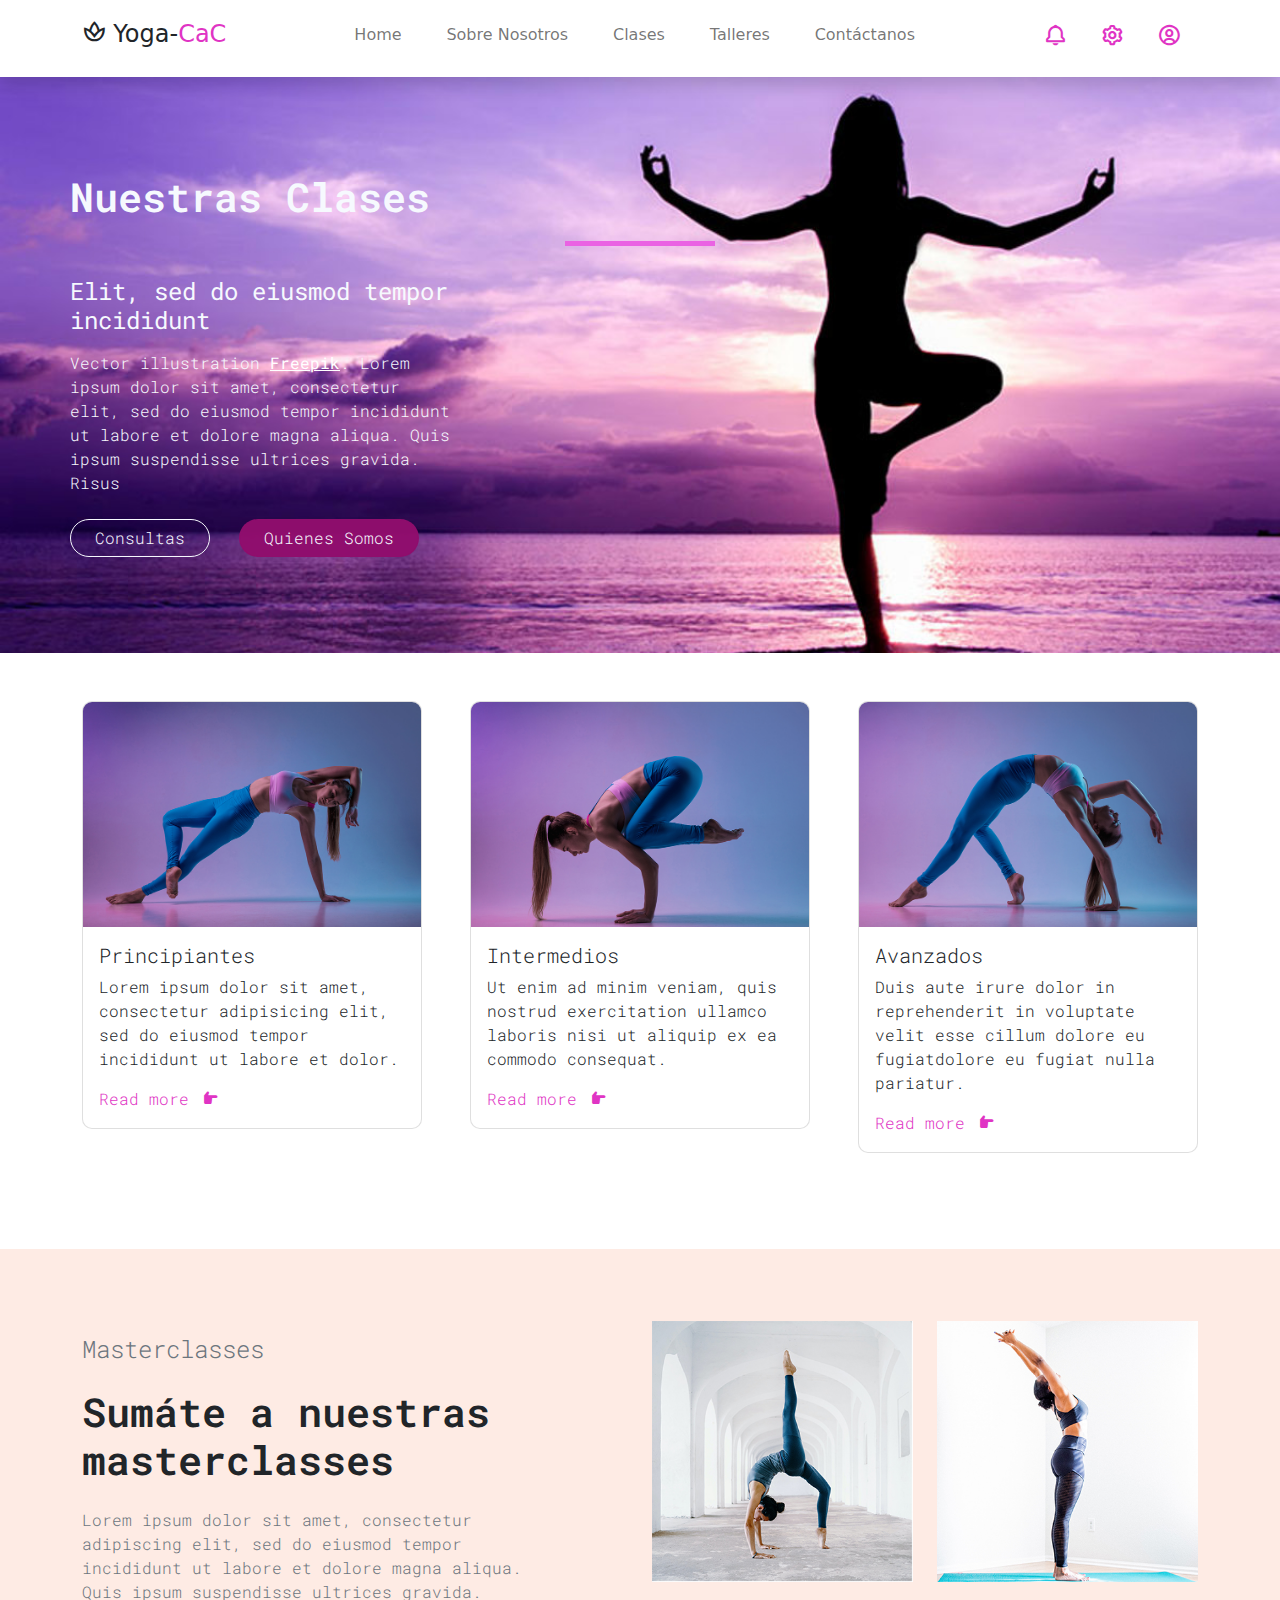
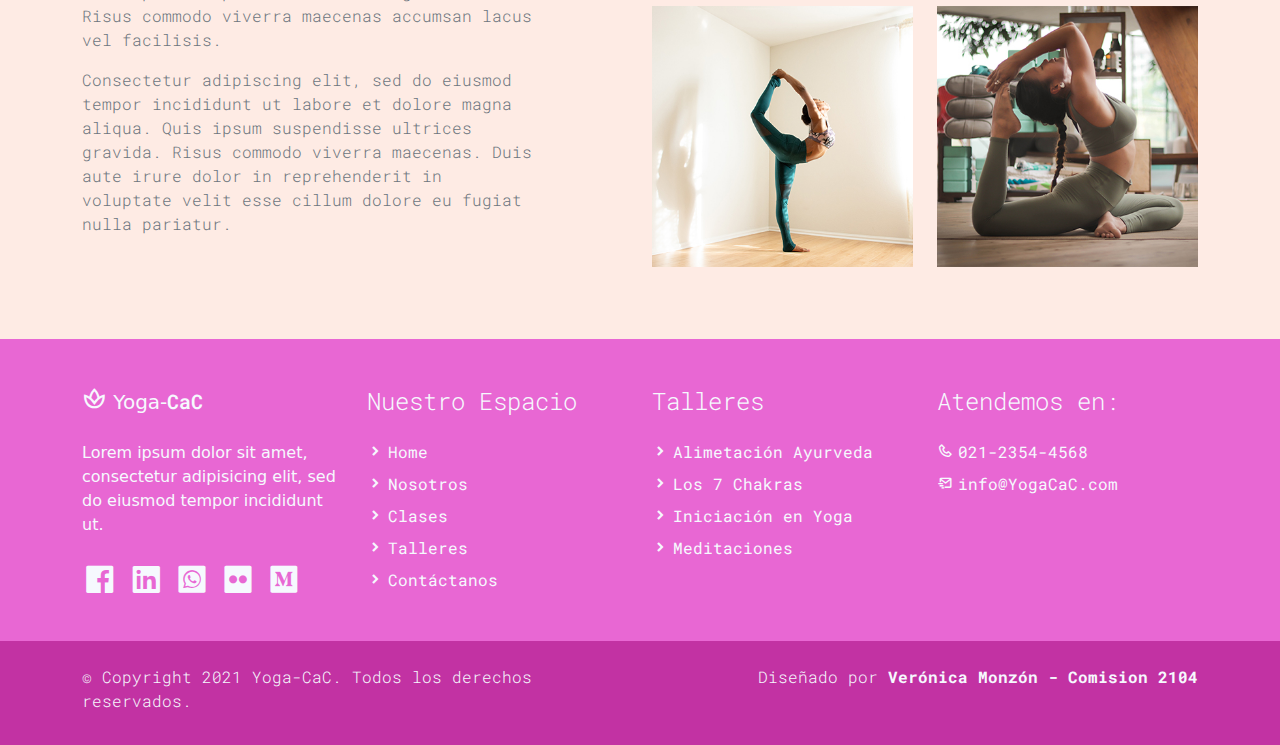
<file: clases.html>
<!DOCTYPE html>
<html lang="en">

    <head>
        <title>Yoga-CaC</title>
          <meta charset="utf-8">
          <meta name="viewport" content="width=device-width, initial-scale=1">  
          <!----- viewport para apple device-width = ancho pantalla initial-scale es que inicia sin ningún zoom --> 
          <link rel="apple-touch-icon" href="assets/img/apple-icon.png">
          <!----- icono para apple y safari --> 
          <link rel="shortcut icon" type="image/x-icon" href="assets/img/favicon-32x32.png">
          <!-- Load Require CSS -->
          <link href="assets/css/bootstrap.min.css" rel="stylesheet">
              <!-- iconos  -->
          <link href="assets/css/boxicon.min.css" rel="stylesheet">
              <!-- tipo de letra -->
              <link rel="preconnect" href="https://fonts.gstatic.com">
              <link href="https://fonts.googleapis.com/css2?family=Roboto+Mono:wght@300;400;600&display=swap" rel="stylesheet">
              <!-- carga CSS -->
          <link rel="stylesheet" href="assets/css/estilos.css">
      </head>

<body>
    <!-- Header -->
    <nav id="main_nav" class="navbar navbar-expand-lg navbar-light bg-white shadow">
        <div class="container d-flex justify-content-between align-items-center">
            <a class="navbar-brand h1" href="index.html">
                <i class='bx bx-spa bx-sm text-dark'></i>
	       <span class="text-dark h4">Yoga-</span><span class="text-primary h4">CaC</span></a>
            <button class="navbar-toggler border-0" type="button" data-bs-toggle="collapse" data-bs-target="#navbar-toggler-success" aria-controls="navbarSupportedContent" aria-expanded="false" aria-label="Toggle navigation">
                <span class="navbar-toggler-icon"></span>
            </button>

            <div class="align-self-center collapse navbar-collapse flex-fill  d-lg-flex justify-content-lg-between" id="navbar-toggler-success">
                <div class="flex-fill mx-xl-5 mb-2">
                    <ul class="nav navbar-nav d-flex justify-content-between mx-xl-5 text-center text-dark">
                       <li class="nav-item">
                            <a class="nav-link btn-outline-primary rounded-pill px-3" href="index.html">Home</a>
						<!-- px = padding y mx es el margin 
						rounded-pill =genera ese boton con bordes redondeados rounded-circle-->	
                        </li>
                        <li class="nav-item">
                            <a class="nav-link btn-outline-primary rounded-pill px-3" href="about.html">Sobre Nosotros</a>
                        </li>
                        <li class="nav-item">
                            <a class="nav-link btn-outline-primary rounded-pill px-3" href="clases.html">Clases</a>
                        </li>
                        <li class="nav-item">
                            <a class="nav-link btn-outline-primary rounded-pill px-3" href="talleres.html">Talleres</a>
                        </li>
                        <li class="nav-item">
                            <a class="nav-link btn-outline-primary rounded-pill px-3" href="contact.html">Contáctanos</a>
                        </li>
 
                    </ul>
                </div>
                <div class="navbar align-self-center d-flex">
                    <a class="nav-link" href="#"><i class='bx bx-bell bx-sm bx-tada-hover text-primary'></i></a>
                    <a class="nav-link" href="#"><i class='bx bx-cog bx-sm text-primary'></i></a>
                    <a class="nav-link" href="#"><i class='bx bx-user-circle bx-sm text-primary'></i></a>
                </div>
            </div>
        </div>
    </nav>
    <!-- Close Header -->


    <!-- Start Banner Hero -->
    <div id="work_banner" class="banner-wrapper bg-light w-100 py-5">
        <div class="banner-vertical-center-work container text-light d-flex justify-content-start  py-5 p-0">
            <div class="banner-content col-lg-4 col-12 ">
                <h1 class="banner-heading h2 display-3 pb-5 semi-bold-600 typo-space-line-center">Nuestras Clases</h1>
                <h3 class="h4 pb-2 regular-400">Elit, sed do eiusmod tempor incididunt</h3>
                <p class="banner-body pb-2 light-300 ">
                    Vector illustration <a class="text-white" href="http://freepik.com/" target="_blank">Freepik</a>.
                    Lorem ipsum dolor sit amet, consectetur elit,
                    sed do eiusmod tempor incididunt ut labore et dolore magna
                    aliqua. Quis ipsum suspendisse ultrices gravida. Risus
             
                </p>
               <a href="contact.html"><button type="submit" class="btn rounded-pill btn-outline-light px-4 me-4 light-300">Consultas</button></a>
             <a href="about.html"><button type="submit" class="btn rounded-pill btn-secondary text-light px-4 light-300">Quienes Somos</button></a>
            </div>
        </div>
    </div>
    <!-- End Banner Hero -->

    <!-- Start Our Work -->
    <section class="container py-5">


        <div class="row projects gx-lg-5">
            <a href="#" class="col-sm-6 col-lg-4 text-decoration-none project Yogating social business">
                <div class="service-work overflow-hidden card mb-5 mx-5 m-sm-0">
                    <img class="card-img-top" src="./assets/img/principiantes.jpg" alt="...">
                    <div class="card-body">
                        <h5 class="card-title light-300 text-dark">Principiantes</h5>
                        <p class="card-text light-300 text-dark">
                            Lorem ipsum dolor sit amet, consectetur adipisicing elit,
                            sed do eiusmod tempor incididunt ut labore et dolor.
                        </p>
                        <span class="text-decoration-none text-primary light-300">
                              Read more <i class='bx bxs-hand-right ms-1'></i>
                          </span>
                    </div>
                </div>
            </a>
            <a href="#" class="col-sm-6 col-lg-4 text-decoration-none project graphic social">
                <div class="service-work overflow-hidden card mx-5 mx-sm-0 mb-5">
                    <img class="card-img-top" src="./assets/img/intermedios.jpg" alt="...">
                    <div class="card-body">
                        <h5 class="card-title light-300 text-dark">Intermedios</h5>
                        <p class="card-text light-300 text-dark">
                            Ut enim ad minim veniam, quis nostrud exercitation ullamco
                            laboris nisi ut aliquip ex ea commodo consequat.
                        </p>
                        <span class="text-decoration-none text-primary light-300">
                              Read more <i class='bx bxs-hand-right ms-1'></i>
                          </span>
                    </div>
                </div>
            </a>
            <a href="#" class="col-sm-6 col-lg-4 text-decoration-none project Yogating graphic business">
                <div class="service-work overflow-hidden card mx-5 mx-sm-0 mb-5">
                    <img class="card-img-top" src="./assets/img/avanzados.jpg" alt="...">
                    <div class="card-body">
                        <h5 class="card-title light-300 text-dark">Avanzados</h5>
                        <p class="card-text light-300 text-dark">
                            Duis aute irure dolor in reprehenderit in voluptate velit
                            esse cillum dolore eu fugiatdolore eu fugiat nulla pariatur.
                        </p>
                        <span class="text-decoration-none text-primary light-300">
                              Read more <i class='bx bxs-hand-right ms-1'></i>
                          </span>
                    </div>
                </div>
            </a>
   
    </section>
    <!-- End Our Work -->

    <!-- Start Feature Work -->
    <section class="bg-light py-5">
        <div class="feature-work container my-4">
            <div class="row d-flex d-flex align-items-center">
                <div class="col-lg-5">
                    <h3 class="feature-work-title h4 text-muted light-300">Masterclasses</h3>
                    <h1 class="feature-work-heading h2 py-3 semi-bold-600">Sumáte a nuestras masterclasses</h1>
                    <p class="feature-work-body text-muted light-300">
                        Lorem ipsum dolor sit amet, consectetur adipiscing elit, sed do eiusmod
                        tempor incididunt ut labore et dolore magna aliqua. Quis ipsum suspendisse
                        ultrices gravida. Risus commodo viverra maecenas accumsan lacus vel facilisis.
                    </p>
                    <p class="feature-work-footer text-muted light-300">Consectetur adipiscing elit, sed do eiusmod tempor incididunt ut labore et dolore magna aliqua. Quis ipsum suspendisse ultrices gravida. Risus commodo viverra maecenas. Duis aute irure dolor in reprehenderit in voluptate velit esse
                        cillum dolore eu fugiat nulla pariatur.</p>
                </div>
                <div class="col-lg-6 offset-lg-1 align-left">
                    <div class="row">
                        <a class="col">
                            <img class="img-fluid" src="./assets/img/clases1.jpg">
                        </a>
                        <a class="col" >
                            <img class="img-fluid" src="./assets/img/clases2.jpg">
                        </a>
                    </div>
                    <div class="row pt-4">
                        <a class="col" >
                            <img class="img-fluid" src="./assets/img/clases3.jpg">
                        </a>
                        <a class="col">
                            <img class="img-fluid" src="./assets/img/clase4.jpg">
                        </a>
                    </div>
                </div>
            </div>
        </div>
    </section>
    <!-- End Feature Work -->


   <!-- Start Footer -->
   <footer class="bg-secondary pt-4">
    <div class="container">
        <div class="row py-4">

            <div class="col-lg-3 col-12 align-left">
                <a class="navbar-brand" href="index.html">
                    <i class='bx bx-spa bx-sm text-light'></i>
                    <span class="text-light h5">Yoga-</span><span class="text-light h5 semi-bold-600">CaC</span>
                </a>
                <p class="text-light my-lg-4 my-2">
                    Lorem ipsum dolor sit amet, consectetur adipisicing elit,
                    sed do eiusmod tempor incididunt ut.
                </p>
                <ul class="list-inline footer-icons light-300">
                    <li class="list-inline-item m-0">
                        <a class="text-light" target="_blank" href="http://facebook.com/">
                            <i class='bx bxl-facebook-square bx-md'></i>
                        </a>
                    </li>
                    <li class="list-inline-item m-0">
                        <a class="text-light" target="_blank" href="https://www.linkedin.com/">
                            <i class='bx bxl-linkedin-square bx-md'></i>
                        </a>
                    </li>
                    <li class="list-inline-item m-0">
                        <a class="text-light" target="_blank" href="https://www.whatsapp.com/">
                            <i class='bx bxl-whatsapp-square bx-md'></i>
                        </a>
                    </li>
                    <li class="list-inline-item m-0">
                        <a class="text-light" target="_blank" href="https://www.flickr.com/">
                            <i class='bx bxl-flickr-square bx-md'></i>
                        </a>
                    </li>
                    <li class="list-inline-item m-0">
                        <a class="text-light" target="_blank" href="https://www.medium.com/">
                            <i class='bx bxl-medium-square bx-md' ></i>
                        </a>
                    </li>
                </ul>
            </div>

            <div class="col-lg-3 col-md-4 my-sm-0 mt-4">
                <h3 class="h4 pb-lg-3 text-light light-300">Nuestro Espacio</h2>
                    <ul class="list-unstyled text-light light-300">
                        <li class="pb-2">
                            <i class='bx-fw bx bxs-chevron-right bx-xs'></i><a class="text-decoration-none text-light" 
                            href="index.html">Home</a>
                        </li>
                        <li class="pb-2">
                            <i class='bx-fw bx bxs-chevron-right bx-xs'></i><a class="text-decoration-none text-light py-1" 
                            href="about.html">Nosotros</a>
                        </li>
                        <li class="pb-2">
                            <i class='bx-fw bx bxs-chevron-right bx-xs'></i><a class="text-decoration-none text-light py-1" 
                            href="clases.html">Clases</a>
                        </li>
                        <li class="pb-2">
                            <i class='bx-fw bx bxs-chevron-right bx-xs'></i></i><a class="text-decoration-none text-light py-1" 
                            href="talleres.html">Talleres</a>
                        </li>
                        <li class="pb-2">
                            <i class='bx-fw bx bxs-chevron-right bx-xs'></i><a class="text-decoration-none text-light py-1" 
                            href="contact.html">Contáctanos</a>
                        </li>
                    </ul>
            </div>

            <div class="col-lg-3 col-md-4 my-sm-0 mt-4">
                <h2 class="h4 pb-lg-3 text-light light-300">Talleres</h2>
                <ul class="list-unstyled text-light light-300">
                    <li class="pb-2">
                        <i class='bx-fw bx bxs-chevron-right bx-xs'></i><a class="text-decoration-none text-light py-1" 
                        href="#">Alimetación Ayurveda</a>
                    </li>
                    <li class="pb-2">
                        <i class='bx-fw bx bxs-chevron-right bx-xs'></i><a class="text-decoration-none text-light py-1" 
                        href="#">Los 7 Chakras</a>
                    </li>

                    <li class="pb-2">
                        <i class='bx-fw bx bxs-chevron-right bx-xs'></i><a class="text-decoration-none text-light py-1" 
                        href="#">Iniciación en Yoga</a>
                    </li>
                    <li class="pb-2">
                        <i class='bx-fw bx bxs-chevron-right bx-xs'></i><a class="text-decoration-none text-light py-1" 
                        href="#">Meditaciones</a>
                    </li>
                    
                </ul>
            </div>

            <div class="col-lg-3 col-md-4 my-sm-0 mt-4">
                <h2 class="h4 pb-lg-3 text-light light-300">Atendemos en:</h2>
                <ul class="list-unstyled text-light light-300">
                    <li class="pb-2">
                        <i class='bx-fw bx bx-phone bx-xs'></i><a class="text-decoration-none text-light py-1" 
                        href="tel:010-020-0340">021-2354-4568</a>
                    </li>
                    <li class="pb-2">
                        <i class='bx-fw bx bx-mail-send bx-xs'></i><a class="text-decoration-none text-light py-1"
                        href="mailto:info@company.com">info@YogaCaC.com</a>
                    </li>
                </ul>
            </div>

        </div>
    </div>

    <div class="w-100 bg-primary py-3">
        <div class="container">
            <div class="row pt-2">
                <div class="col-lg-6 col-sm-12">
                    <p class="text-lg-start text-center text-light light-300">
                        © Copyright 2021 Yoga-CaC. Todos los derechos reservados.
                    </p>
                </div>
                <div class="col-lg-6 col-sm-12">
                    <p class="text-lg-end text-center text-light light-300">
                        Diseñado por <a rel="sponsored" class="text-decoration-none text-light" 
                        href="https://cursophp.com.ar/" target="_blank"><strong>Verónica Monzón - Comision 2104</strong></a>
                    </p>
                </div>
            </div>
        </div>
    </div>

</footer>
    <!-- End Footer -->



    <!-- Bootstrap -->
    <script src="assets/js/bootstrap.bundle.min.js"></script>
    <!-- Lightbox -->
    <script src="assets/js/fslightbox.js"></script>
    <script>
        fsLightboxInstances['gallery'].props.loadOnlyCurrentSource = true;
    </script>
    <!-- Load jQuery require for isotope -->
    <script src="assets/js/jquery.min.js"></script>
    <!-- Isotope -->
    <script src="assets/js/isotope.pkgd.js"></script>
    <!-- Page Script -->
    <script>
        $(window).load(function() {
            // init Isotope
            var $projects = $('.projects').isotope({
                itemSelector: '.project',
                layoutMode: 'fitRows'
            });
            $(".filter-btn").click(function() {
                var data_filter = $(this).attr("data-filter");
                $projects.isotope({
                    filter: data_filter
                });
                $(".filter-btn").removeClass("active");
                $(".filter-btn").removeClass("shadow");
                $(this).addClass("active");
                $(this).addClass("shadow");
                return false;
            });
        });
    </script>


</body>

</html>
</file>
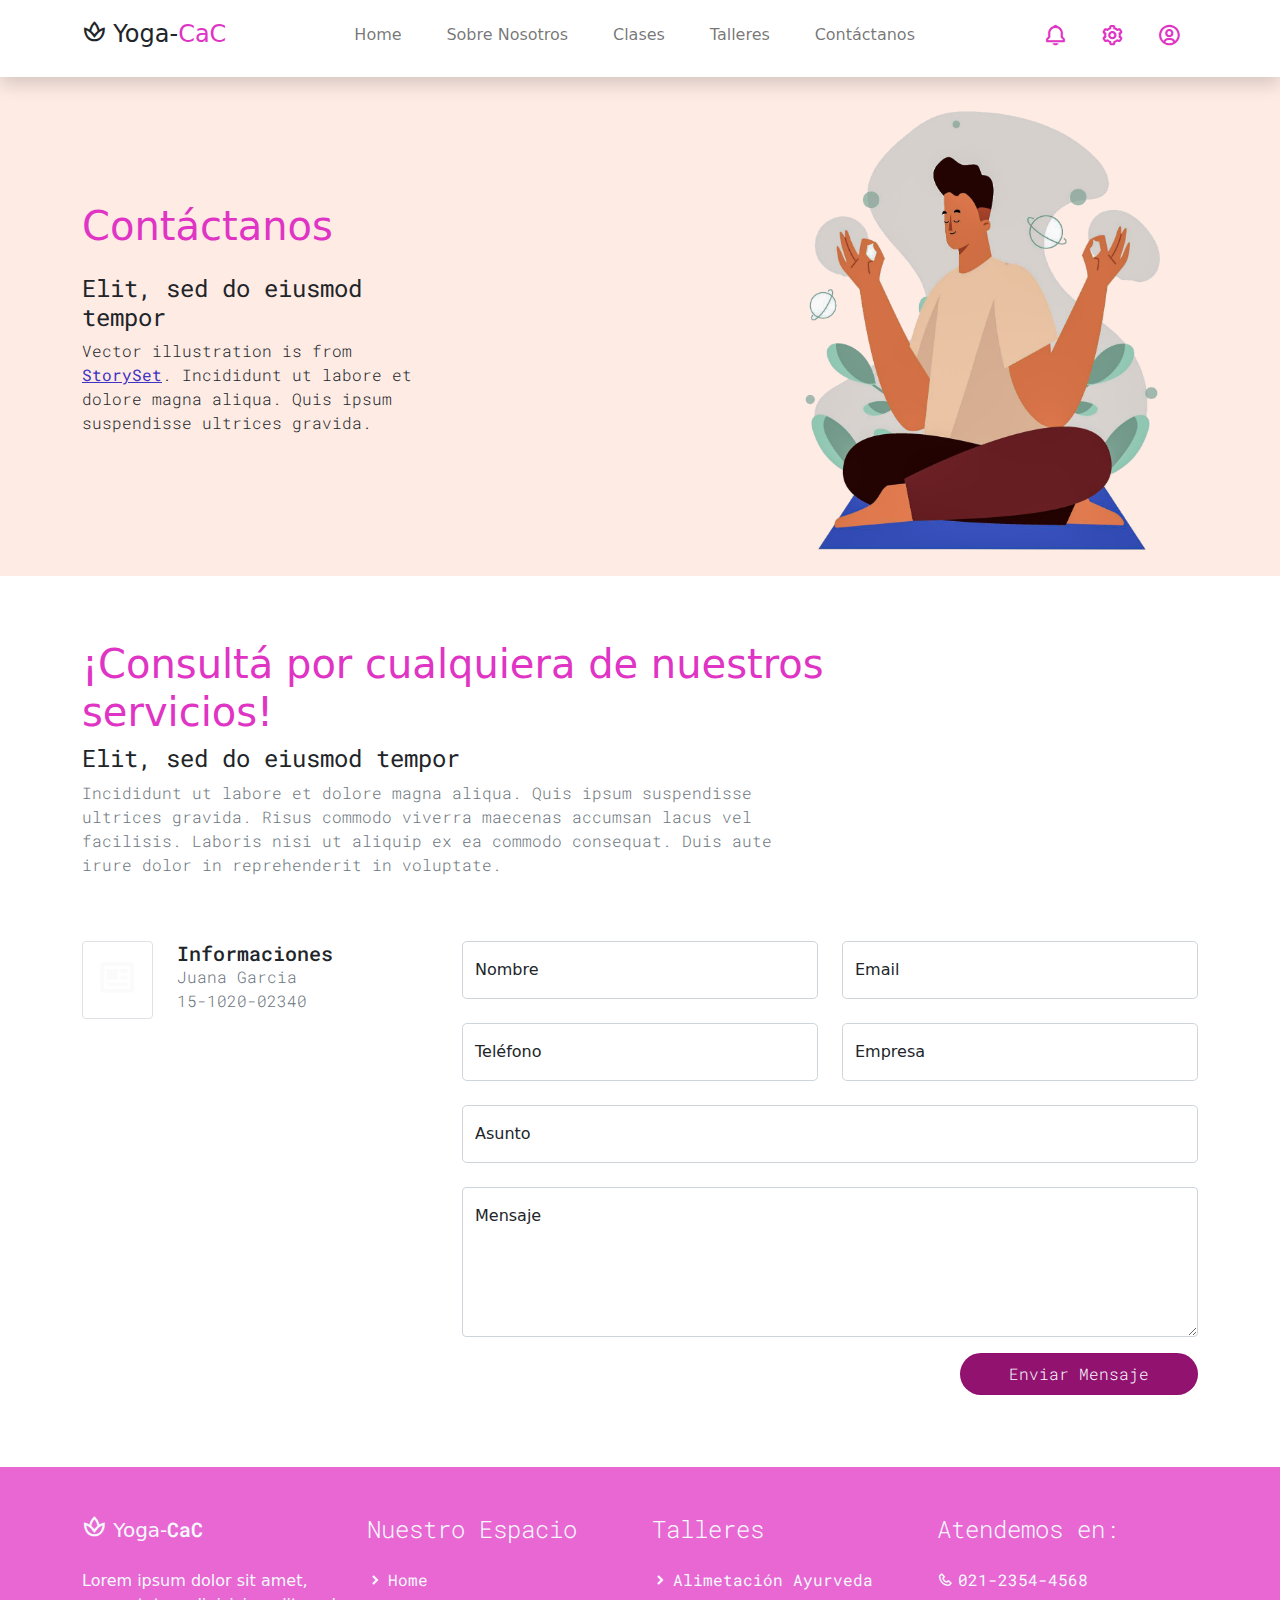
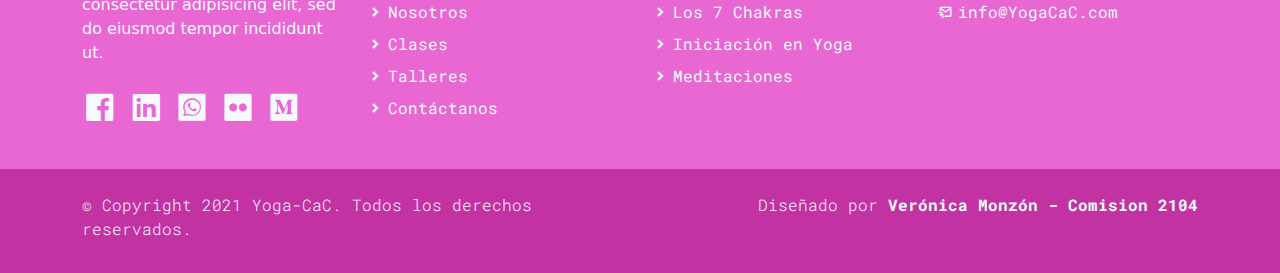
<file: contact.html>
<!DOCTYPE html>
<html lang="es">
    <head>
        <title>Yoga-CaC</title>
          <meta charset="utf-8">
          <meta name="viewport" content="width=device-width, initial-scale=1">  
          <!----- viewport para apple device-width = ancho pantalla initial-scale es que inicia sin ningún zoom --> 
          <link rel="apple-touch-icon" href="assets/img/apple-icon.png">
          <!----- icono para apple y safari --> 
          <link rel="shortcut icon" type="image/x-icon" href="assets/img/favicon-32x32.png">
          <!-- Load Require CSS -->
          <link href="assets/css/bootstrap.min.css" rel="stylesheet">
              <!-- iconos  -->
          <link href="assets/css/boxicon.min.css" rel="stylesheet">
              <!-- tipo de letra -->
              <link rel="preconnect" href="https://fonts.gstatic.com">
              <link href="https://fonts.googleapis.com/css2?family=Roboto+Mono:wght@300;400;600&display=swap" rel="stylesheet">
              <!-- carga CSS -->
          <link rel="stylesheet" href="assets/css/estilos.css">
      </head>

<body>
    <!-- Header -->
    <nav id="main_nav" class="navbar navbar-expand-lg navbar-light bg-white shadow">
        <div class="container d-flex justify-content-between align-items-center">
            <a class="navbar-brand h1" href="index.html">
                <i class='bx bx-spa bx-sm text-dark'></i>
	       <span class="text-dark h4">Yoga-</span><span class="text-primary h4">CaC</span></a>
           
            <button class="navbar-toggler border-0" type="button" data-bs-toggle="collapse" data-bs-target="#navbar-toggler-success" aria-controls="navbarSupportedContent" aria-expanded="false" aria-label="Toggle navigation">
                <span class="navbar-toggler-icon"></span>
            </button>

            <div class="align-self-center collapse navbar-collapse flex-fill  d-lg-flex justify-content-lg-between" id="navbar-toggler-success">
                <div class="flex-fill mx-xl-5 mb-2">
                    <ul class="nav navbar-nav d-flex justify-content-between mx-xl-5 text-center text-dark">
                       <li class="nav-item">
                            <a class="nav-link btn-outline-primary rounded-pill px-3" href="index.html">Home</a>
						<!-- px = padding y mx es el margin 
						rounded-pill =genera ese boton con bordes redondeados rounded-circle-->	
                        </li>
                        <li class="nav-item">
                            <a class="nav-link btn-outline-primary rounded-pill px-3" href="about.html">Sobre Nosotros</a>
                        </li>
                        <li class="nav-item">
                            <a class="nav-link btn-outline-primary rounded-pill px-3" href="clases.html">Clases</a>
                        </li>
                        <li class="nav-item">
                            <a class="nav-link btn-outline-primary rounded-pill px-3" href="talleres.html">Talleres</a>
                        </li>
                        <li class="nav-item">
                            <a class="nav-link btn-outline-primary rounded-pill px-3" href="contact.html">Contáctanos</a>
                        </li>
                    </ul>
                </div>
                <div class="navbar align-self-center d-flex">
                    <a class="nav-link" href="#"><i class='bx bx-bell bx-sm bx-tada-hover text-primary'></i></a>
                    <a class="nav-link" href="#"><i class='bx bx-cog bx-sm text-primary'></i></a>
                    <a class="nav-link" href="#"><i class='bx bx-user-circle bx-sm text-primary'></i></a>
                </div>
            </div>
        </div>
    </nav>
    <!-- Close Header -->


    <!-- Start Banner Hero -->
    <section class="bg-light">
        <div class="container py-4">
            <div class="row align-items-center justify-content-between">
                <div class="contact-header col-lg-4">
                    <h1 class="h2 pb-3 text-primary">Contáctanos</h1>
                    <h3 class="h4 regular-400">Elit, sed do eiusmod tempor</h3>
                    <p class="light-300">
                        Vector illustration is from <a rel="nofollow" href="https://storyset.com/" target="_blank">StorySet</a>.
                        Incididunt ut labore et dolore magna aliqua. Quis ipsum suspendisse ultrices gravida.
                    </p>
                </div>
                <div class="contact-img col-lg-5 align-items-end col-md-4">
                    <img style="width:100%" src="./assets/img/contact.png">
                </div>
            </div>
        </div>
    </section>
    <!-- End Banner Hero -->


    <!-- Start Contact -->
    <section class="container py-5">

        <h1 class="col-12 col-xl-8 h2 text-left text-primary pt-3">¡Consultá por cualquiera de nuestros servicios!</h1>
        <h2 class="col-12 col-xl-8 h4 text-left regular-400">Elit, sed do eiusmod tempor </h2>
        <p class="col-12 col-xl-8 text-left text-muted pb-5 light-300">
            Incididunt ut labore et dolore magna aliqua. Quis ipsum suspendisse ultrices
            gravida. Risus commodo viverra maecenas accumsan lacus vel facilisis. Laboris
            nisi ut aliquip ex ea commodo consequat. Duis aute irure dolor in reprehenderit
            in voluptate.
        </p>

        <div class="row pb-4">
            <div class="col-lg-4">

                <div class="contact row mb-4">
                    <div class="contact-icon col-lg-3 col-3">
                        <div class="py-3 mb-2 text-center border rounded text-secondary">
                            <i class='display-6 bx bx-news'></i>
                        </div>
                    </div>
                    <ul class="contact-info list-unstyled col-lg-9 col-9  light-300">
                        <li class="h5 mb-0">Informaciones</li>
                        <li class="text-muted">Juana Garcia</li>
                        <li class="text-muted">15-1020-02340</li>
                    </ul>
                </div>

            </div>


            <!-- Start Contact Form -->
            <div class="col-lg-8 ">
                <form class="contact-form row" method="post" action="#" role="form">

                    <div class="col-lg-6 mb-4">
                        <div class="form-floating">
                            <input type="text" class="form-control form-control-lg light-300" id="floatingname" name="inputname" placeholder="Name">
                            <label for="floatingname light-300">Nombre</label>
                        </div>
                    </div><!-- End Input Name -->

                    <div class="col-lg-6 mb-4">
                        <div class="form-floating">
                            <input type="text" class="form-control form-control-lg light-300" id="floatingemail" name="inputemail" placeholder="Email">
                            <label for="floatingemail light-300">Email</label>
                        </div>
                    </div><!-- End Input Email -->

                    <div class="col-lg-6 mb-4">
                        <div class="form-floating">
                            <input type="text" class="form-control form-control-lg light-300" id="floatingphone" name="inputphone" placeholder="Phone">
                            <label for="floatingphone light-300">Teléfono</label>
                        </div>
                    </div><!-- End Input Phone -->

                    <div class="col-lg-6 mb-4">
                        <div class="form-floating">
                            <input type="text" class="form-control form-control-lg light-300" id="floatingcompany" name="inputcompany" placeholder="Company Name">
                            <label for="floatingcompany light-300">Empresa</label>
                        </div>
                    </div><!-- End Input Company Name -->

                    <div class="col-12">
                        <div class="form-floating mb-4">
                            <input type="text" class="form-control form-control-lg light-300" id="floatingsubject" name="inputsubject" placeholder="Subject">
                            <label for="floatingsubject light-300">Asunto</label>
                        </div>
                    </div><!-- End Input Subject -->

                    <div class="col-12">
                        <div class="form-floating mb-3">
                            <textarea class="form-control light-300" rows="8" placeholder="Message" id="floatingtextarea"></textarea>
                            <label for="floatingtextarea light-300">Mensaje</label>
                        </div>
                    </div><!-- End Textarea Message -->

                    <div class="col-md-12 col-12 m-auto text-end">
                        <button type="submit" class="btn btn-secondary rounded-pill px-md-5 px-4 py-2 radius-0 text-light light-300">Enviar Mensaje</button>
                    </div>

                </form>
            </div>
            <!-- End Contact Form -->


        </div>
    </section>
    <!-- End Contact -->


     <!-- Start Footer -->
     <footer class="bg-secondary pt-4">
        <div class="container">
            <div class="row py-4">

                <div class="col-lg-3 col-12 align-left">
                    <a class="navbar-brand" href="index.html">
                        <i class='bx bx-spa bx-sm text-light'></i>
                        <span class="text-light h5">Yoga-</span><span class="text-light h5 semi-bold-600">CaC</span>
                    </a>
                    <p class="text-light my-lg-4 my-2">
                        Lorem ipsum dolor sit amet, consectetur adipisicing elit,
                        sed do eiusmod tempor incididunt ut.
                    </p>
                    <ul class="list-inline footer-icons light-300">
                        <li class="list-inline-item m-0">
                            <a class="text-light" target="_blank" href="http://facebook.com/">
                                <i class='bx bxl-facebook-square bx-md'></i>
                            </a>
                        </li>
                        <li class="list-inline-item m-0">
                            <a class="text-light" target="_blank" href="https://www.linkedin.com/">
                                <i class='bx bxl-linkedin-square bx-md'></i>
                            </a>
                        </li>
                        <li class="list-inline-item m-0">
                            <a class="text-light" target="_blank" href="https://www.whatsapp.com/">
                                <i class='bx bxl-whatsapp-square bx-md'></i>
                            </a>
                        </li>
                        <li class="list-inline-item m-0">
                            <a class="text-light" target="_blank" href="https://www.flickr.com/">
                                <i class='bx bxl-flickr-square bx-md'></i>
                            </a>
                        </li>
                        <li class="list-inline-item m-0">
                            <a class="text-light" target="_blank" href="https://www.medium.com/">
                                <i class='bx bxl-medium-square bx-md' ></i>
                            </a>
                        </li>
                    </ul>
                </div>

                <div class="col-lg-3 col-md-4 my-sm-0 mt-4">
                    <h3 class="h4 pb-lg-3 text-light light-300">Nuestro Espacio</h2>
                        <ul class="list-unstyled text-light light-300">
                            <li class="pb-2">
                                <i class='bx-fw bx bxs-chevron-right bx-xs'></i><a class="text-decoration-none text-light" 
								href="index.html">Home</a>
                            </li>
                            <li class="pb-2">
                                <i class='bx-fw bx bxs-chevron-right bx-xs'></i><a class="text-decoration-none text-light py-1" 
								href="about.html">Nosotros</a>
                            </li>
                            <li class="pb-2">
                                <i class='bx-fw bx bxs-chevron-right bx-xs'></i><a class="text-decoration-none text-light py-1" 
								href="clases.html">Clases</a>
                            </li>
                            <li class="pb-2">
                                <i class='bx-fw bx bxs-chevron-right bx-xs'></i></i><a class="text-decoration-none text-light py-1" 
								href="talleres.html">Talleres</a>
                            </li>
                            <li class="pb-2">
                                <i class='bx-fw bx bxs-chevron-right bx-xs'></i><a class="text-decoration-none text-light py-1" 
								href="contact.html">Contáctanos</a>
                            </li>
                        </ul>
                </div>

                <div class="col-lg-3 col-md-4 my-sm-0 mt-4">
                    <h2 class="h4 pb-lg-3 text-light light-300">Talleres</h2>
                    <ul class="list-unstyled text-light light-300">
                        <li class="pb-2">
                            <i class='bx-fw bx bxs-chevron-right bx-xs'></i><a class="text-decoration-none text-light py-1" 
							href="#">Alimetación Ayurveda</a>
                        </li>
                        <li class="pb-2">
                            <i class='bx-fw bx bxs-chevron-right bx-xs'></i><a class="text-decoration-none text-light py-1" 
							href="#">Los 7 Chakras</a>
                        </li>

                        <li class="pb-2">
                            <i class='bx-fw bx bxs-chevron-right bx-xs'></i><a class="text-decoration-none text-light py-1" 
							href="#">Iniciación en Yoga</a>
                        </li>
                        <li class="pb-2">
                            <i class='bx-fw bx bxs-chevron-right bx-xs'></i><a class="text-decoration-none text-light py-1" 
							href="#">Meditaciones</a>
                        </li>
                        
                    </ul>
                </div>

                <div class="col-lg-3 col-md-4 my-sm-0 mt-4">
                    <h2 class="h4 pb-lg-3 text-light light-300">Atendemos en:</h2>
                    <ul class="list-unstyled text-light light-300">
                        <li class="pb-2">
                            <i class='bx-fw bx bx-phone bx-xs'></i><a class="text-decoration-none text-light py-1" 
							href="tel:010-020-0340">021-2354-4568</a>
                        </li>
                        <li class="pb-2">
                            <i class='bx-fw bx bx-mail-send bx-xs'></i><a class="text-decoration-none text-light py-1"
							href="mailto:info@company.com">info@YogaCaC.com</a>
                        </li>
                    </ul>
                </div>

            </div>
        </div>

        <div class="w-100 bg-primary py-3">
            <div class="container">
                <div class="row pt-2">
                    <div class="col-lg-6 col-sm-12">
                        <p class="text-lg-start text-center text-light light-300">
                            © Copyright 2021 Yoga-CaC. Todos los derechos reservados.
                        </p>
                    </div>
                    <div class="col-lg-6 col-sm-12">
                        <p class="text-lg-end text-center text-light light-300">
                            Diseñado por <a rel="sponsored" class="text-decoration-none text-light" 
							href="https://cursophp.com.ar/" target="_blank"><strong>Verónica Monzón - Comision 2104</strong></a>
                        </p>
                    </div>
                </div>
            </div>
        </div>

    </footer>
    <!-- End Footer -->



    <!-- Bootstrap -->
    <script src="assets/js/bootstrap.bundle.min.js"></script>


</body>

</html>
</file>
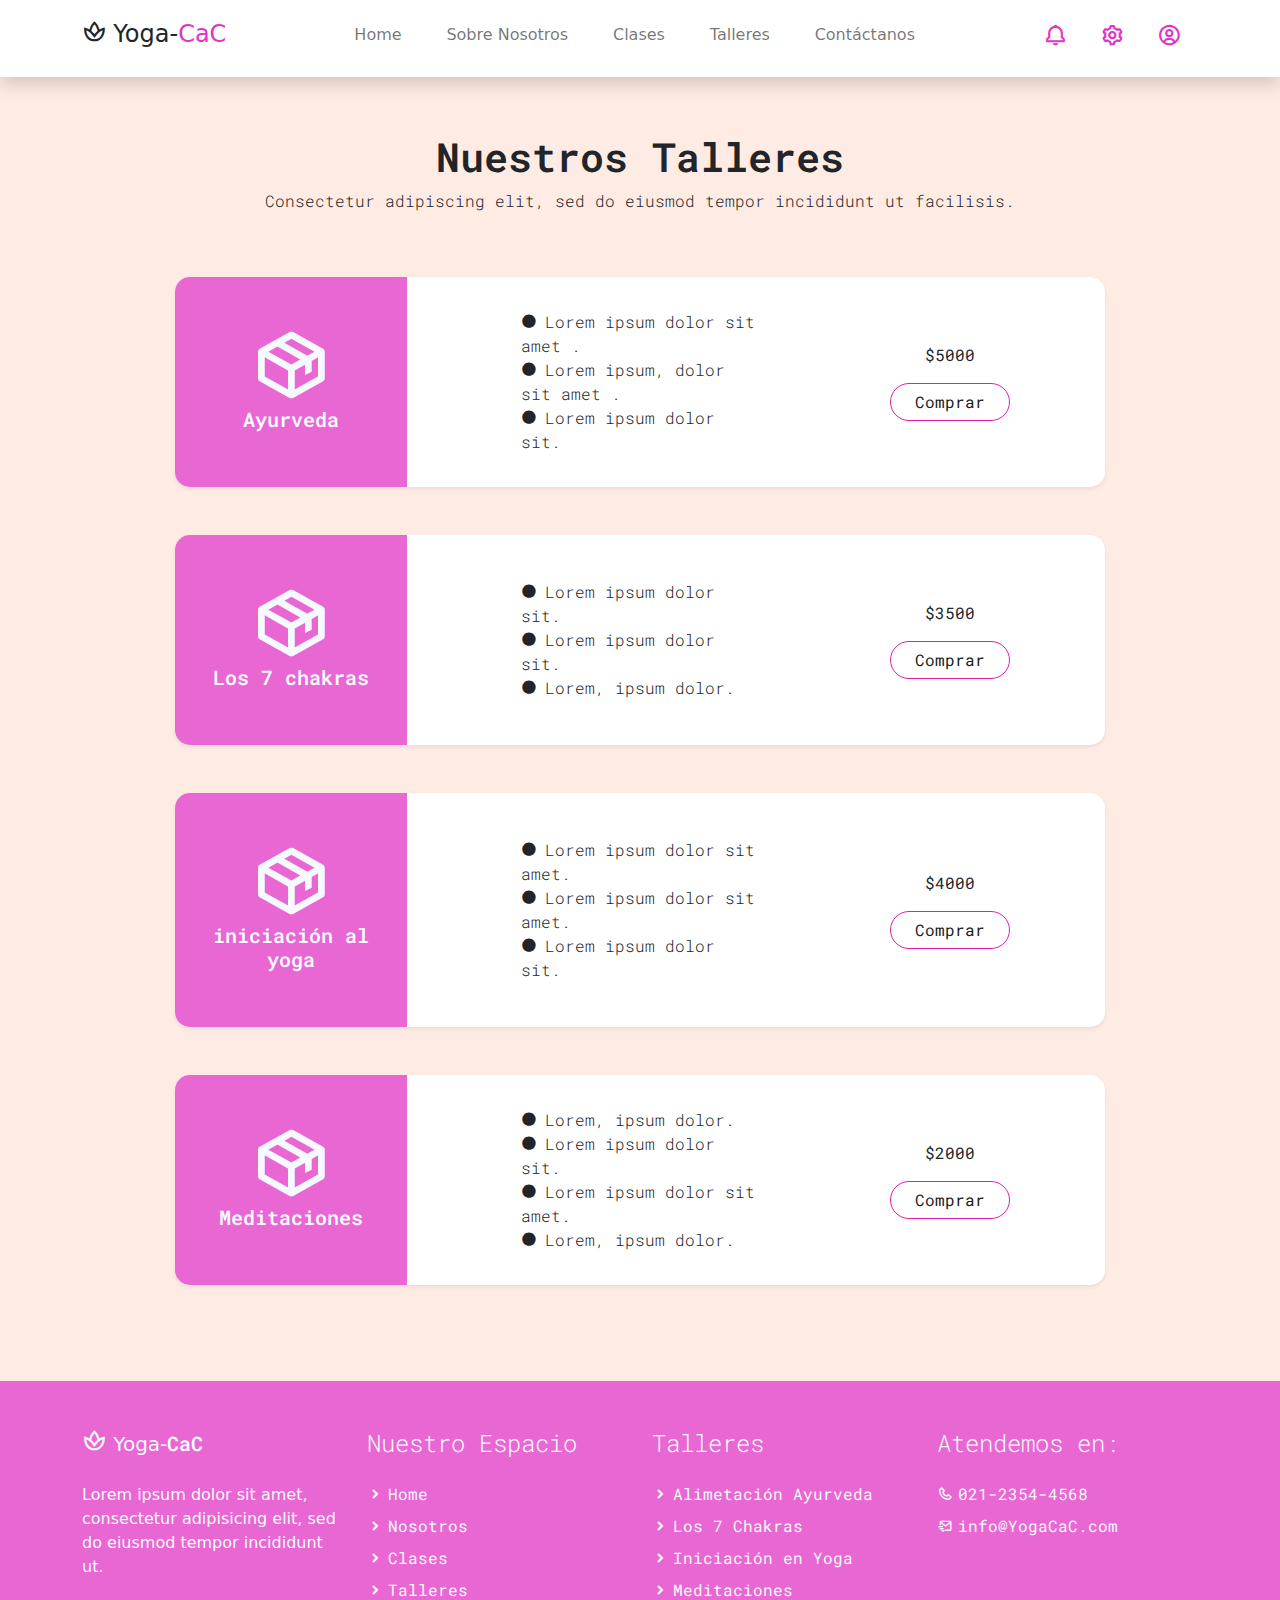
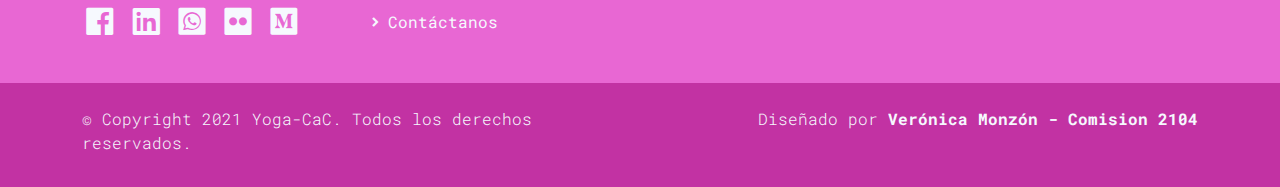
<file: talleres.html>
<!DOCTYPE html>
<html lang="es">
    <head>
        <title>Yoga-CaC</title>
          <meta charset="utf-8">
          <meta name="viewport" content="width=device-width, initial-scale=1">  
          <!----- viewport para apple device-width = ancho pantalla initial-scale es que inicia sin ningún zoom --> 
          <link rel="apple-touch-icon" href="assets/img/apple-icon.png">
          <!----- icono para apple y safari --> 
          <link rel="shortcut icon" type="image/x-icon" href="assets/img/favicon-32x32.png">
          <!-- Load Require CSS -->
          <link href="assets/css/bootstrap.min.css" rel="stylesheet">
              <!-- iconos  -->
          <link href="assets/css/boxicon.min.css" rel="stylesheet">
              <!-- tipo de letra -->
              <link rel="preconnect" href="https://fonts.gstatic.com">
              <link href="https://fonts.googleapis.com/css2?family=Roboto+Mono:wght@300;400;600&display=swap" rel="stylesheet">
              <!-- carga CSS -->
          <link rel="stylesheet" href="assets/css/estilos.css">
      </head>

<body>
    <!-- Header -->
    <nav id="main_nav" class="navbar navbar-expand-lg navbar-light bg-white shadow">
        <div class="container d-flex justify-content-between align-items-center">
            <a class="navbar-brand h1" href="index.html">
                <i class='bx bx-spa bx-sm text-dark'></i>
	       <span class="text-dark h4">Yoga-</span><span class="text-primary h4">CaC</span></a>

            <button class="navbar-toggler border-0" type="button" data-bs-toggle="collapse" data-bs-target="#navbar-toggler-success" aria-controls="navbarSupportedContent" aria-expanded="false" aria-label="Toggle navigation">
                <span class="navbar-toggler-icon"></span>
            </button>

            <div class="align-self-center collapse navbar-collapse flex-fill  d-lg-flex justify-content-lg-between" id="navbar-toggler-success">
                <div class="flex-fill mx-xl-5 mb-2">
                    <ul class="nav navbar-nav d-flex justify-content-between mx-xl-5 text-center text-dark">
                       <li class="nav-item">
                            <a class="nav-link btn-outline-primary rounded-pill px-3" href="index.html">Home</a>
						<!-- px = padding y mx es el margin 
						rounded-pill =genera ese boton con bordes redondeados rounded-circle-->	
                        </li>
                        <li class="nav-item">
                            <a class="nav-link btn-outline-primary rounded-pill px-3" href="about.html">Sobre Nosotros</a>
                        </li>
                        <li class="nav-item">
                            <a class="nav-link btn-outline-primary rounded-pill px-3" href="clases.html">Clases</a>
                        </li>
                        <li class="nav-item">
                            <a class="nav-link btn-outline-primary rounded-pill px-3" href="talleres.html">Talleres</a>
                        </li>
                        <li class="nav-item">
                            <a class="nav-link btn-outline-primary rounded-pill px-3" href="contact.html">Contáctanos</a>
                        </li>
                    </ul>
                </div>
                <div class="navbar align-self-center d-flex">
                    <a class="nav-link" href="#"><i class='bx bx-bell bx-sm bx-tada-hover text-primary'></i></a>
                    <a class="nav-link" href="#"><i class='bx bx-cog bx-sm text-primary'></i></a>
                    <a class="nav-link" href="#"><i class='bx bx-user-circle bx-sm text-primary'></i></a>
                </div>
            </div>
        </div>
    </nav>
    <!-- Close Header -->

    <!-- Start Pricing Horizontal Section -->
    <section class="bg-light pt-sm-0 py-5">
        <div class="container py-5">

            <h1 class="h2 semi-bold-600 text-center mt-2">Nuestros Talleres</h1>
            <p class="text-center pb-5 light-300">Consectetur adipiscing elit, sed do eiusmod tempor incididunt ut facilisis.</p>

            <!-- Start Pricing Horizontal -->
            <div class="pricing-horizontal row col-10 m-auto d-flex shadow-sm rounded overflow-hidden bg-white">
                <div class="pricing-horizontal-icon col-md-3 text-center bg-secondary text-light py-4">
                    <i class="display-1 bx bx-package pt-4"></i>
                    <h5 class="h5 semi-bold-600 pb-4 light-300">Ayurveda</h5>
                </div>
                <div class="pricing-horizontal-body offset-lg-1 col-md-5 col-lg-4 d-flex align-items-center pl-5 pt-lg-0 pt-4">
                    <ul class="text-left px-4 list-unstyled mb-0 light-300">
                        <li><i class="bx bxs-circle me-2"></i>Lorem ipsum dolor sit amet .</li>
                        <li><i class="bx bxs-circle me-2"></i>Lorem ipsum, dolor sit amet .</li>
                        <li><i class="bx bxs-circle me-2"></i>Lorem ipsum dolor sit.</li>
                    </ul>
                </div>
                <div class="pricing-horizontal-tag col-md-4 text-center pt-3 d-flex align-items-center">
                    <div class="w-100 light-300">
                        <p>$5000</p>
                        <a href="#" class="btn rounded-pill px-4 btn-outline-primary mb-3">Comprar</a>
                    </div>
                </div>
            </div>
            <!-- End Pricing Horizontal -->

            <!-- Start Pricing Horizontal -->
            <div class="pricing-horizontal row col-10 m-auto d-flex shadow-sm rounded overflow-hidden my-5 bg-white">
                <div class="pricing-horizontal-icon col-md-3 text-center bg-secondary text-light py-4">
                    <i class="display-1 bx bx-package pt-4"></i>
                    <h5 class="h5 semi-bold-600 pb-4 light-300">Los 7 chakras</h5>
                </div>
                <div class="pricing-horizontal-body offset-lg-1 col-md-5 col-lg-4 d-flex align-items-center pl-5 pt-lg-0 pt-4">
                    <ul class="text-left px-4 list-unstyled mb-0 light-300">
                        <li><i class="bx bxs-circle me-2"></i>Lorem ipsum dolor sit.</li>
                        <li><i class="bx bxs-circle me-2"></i>Lorem ipsum dolor sit.</li>
                        <li><i class="bx bxs-circle me-2"></i>Lorem, ipsum dolor.</li>
                    </ul>
                </div>
                <div class="pricing-horizontal-tag col-md-4 text-center pt-3 d-flex align-items-center">
                    <div class="w-100 light-300">
                        <p>$3500</p>
                        <a href="#" class="btn rounded-pill px-4 btn-outline-primary mb-3">Comprar</a>
                    </div>
                </div>
            </div>
            <!-- End Pricing Horizontal -->

            <!-- Start Pricing Horizontal -->
            <div class="pricing-horizontal row col-10 m-auto d-flex shadow-sm rounded overflow-hidden my-5 bg-white">
                <div class="pricing-horizontal-icon col-md-3 text-center bg-secondary text-light py-4">
                    <i class="display-1 bx bx-package pt-4"></i>
                    <h5 class="h5 semi-bold-600 pb-4 light-300">iniciación al yoga</h5>
                </div>
                <div class="pricing-horizontal-body offset-lg-1 col-md-5 col-lg-4 d-flex align-items-center pl-5 pt-lg-0 pt-4">
                    <ul class="text-left px-4 list-unstyled mb-0 light-300">
                        <li><i class="bx bxs-circle me-2"></i>Lorem ipsum dolor sit amet.</li>
                        <li><i class="bx bxs-circle me-2"></i>Lorem ipsum dolor sit amet.</li>
                        <li><i class="bx bxs-circle me-2"></i>Lorem ipsum dolor sit.</li>
                    </ul>
                </div>
                <div class="pricing-horizontal-tag col-md-4 text-center pt-3 d-flex align-items-center">
                    <div class="w-100 light-300">
                        <p>$4000</p>
                        <a href="#" class="btn rounded-pill px-4 btn-outline-primary mb-3">Comprar</a>
                    </div>
                </div>
            </div>
            <!-- End Pricing Horizontal -->
            <!-- Start Pricing Horizontal -->
            <div class="pricing-horizontal row col-10 m-auto d-flex shadow-sm rounded overflow-hidden bg-white">
                <div class="pricing-horizontal-icon col-md-3 text-center bg-secondary text-light py-4">
                    <i class="display-1 bx bx-package pt-4"></i>
                    <h5 class="h5 semi-bold-600 pb-4 light-300">Meditaciones</h5>
                </div>
                <div class="pricing-horizontal-body offset-lg-1 col-md-5 col-lg-4 d-flex align-items-center pl-5 pt-lg-0 pt-4">
                    <ul class="text-left px-4 list-unstyled mb-0 light-300">
                        <li><i class="bx bxs-circle me-2"></i>Lorem, ipsum dolor.</li>
                        <li><i class="bx bxs-circle me-2"></i>Lorem ipsum dolor sit.</li>
                        <li><i class="bx bxs-circle me-2"></i>Lorem ipsum dolor sit amet.</li>
                        <li><i class="bx bxs-circle me-2"></i>Lorem, ipsum dolor.</li>
                    </ul>
                </div>
                <div class="pricing-horizontal-tag col-md-4 text-center pt-3 d-flex align-items-center">
                    <div class="w-100 light-300">
                        <p>$2000</p>
                        <a href="#" class="btn rounded-pill px-4 btn-outline-primary mb-3">Comprar</a>
                    </div>
                </div>
            </div>
            <!-- End Pricing Horizontal -->

        </div>
    </section>
    <!--End Pricing Horizontal Section-->


    <!-- Start Footer -->
    <footer class="bg-secondary pt-4">
        <div class="container">
            <div class="row py-4">

                <div class="col-lg-3 col-12 align-left">
                    <a class="navbar-brand" href="index.html">
                        <i class='bx bx-spa bx-sm text-light'></i>
                        <span class="text-light h5">Yoga-</span><span class="text-light h5 semi-bold-600">CaC</span>
                    </a>
                    <p class="text-light my-lg-4 my-2">
                        Lorem ipsum dolor sit amet, consectetur adipisicing elit,
                        sed do eiusmod tempor incididunt ut.
                    </p>
                    <ul class="list-inline footer-icons light-300">
                        <li class="list-inline-item m-0">
                            <a class="text-light" target="_blank" href="http://facebook.com/">
                                <i class='bx bxl-facebook-square bx-md'></i>
                            </a>
                        </li>
                        <li class="list-inline-item m-0">
                            <a class="text-light" target="_blank" href="https://www.linkedin.com/">
                                <i class='bx bxl-linkedin-square bx-md'></i>
                            </a>
                        </li>
                        <li class="list-inline-item m-0">
                            <a class="text-light" target="_blank" href="https://www.whatsapp.com/">
                                <i class='bx bxl-whatsapp-square bx-md'></i>
                            </a>
                        </li>
                        <li class="list-inline-item m-0">
                            <a class="text-light" target="_blank" href="https://www.flickr.com/">
                                <i class='bx bxl-flickr-square bx-md'></i>
                            </a>
                        </li>
                        <li class="list-inline-item m-0">
                            <a class="text-light" target="_blank" href="https://www.medium.com/">
                                <i class='bx bxl-medium-square bx-md' ></i>
                            </a>
                        </li>
                    </ul>
                </div>

                <div class="col-lg-3 col-md-4 my-sm-0 mt-4">
                    <h3 class="h4 pb-lg-3 text-light light-300">Nuestro Espacio</h2>
                        <ul class="list-unstyled text-light light-300">
                            <li class="pb-2">
                                <i class='bx-fw bx bxs-chevron-right bx-xs'></i><a class="text-decoration-none text-light" 
								href="index.html">Home</a>
                            </li>
                            <li class="pb-2">
                                <i class='bx-fw bx bxs-chevron-right bx-xs'></i><a class="text-decoration-none text-light py-1" 
								href="about.html">Nosotros</a>
                            </li>
                            <li class="pb-2">
                                <i class='bx-fw bx bxs-chevron-right bx-xs'></i><a class="text-decoration-none text-light py-1" 
								href="clases.html">Clases</a>
                            </li>
                            <li class="pb-2">
                                <i class='bx-fw bx bxs-chevron-right bx-xs'></i></i><a class="text-decoration-none text-light py-1" 
								href="talleres.html">Talleres</a>
                            </li>
                            <li class="pb-2">
                                <i class='bx-fw bx bxs-chevron-right bx-xs'></i><a class="text-decoration-none text-light py-1" 
								href="contact.html">Contáctanos</a>
                            </li>
                        </ul>
                </div>

                <div class="col-lg-3 col-md-4 my-sm-0 mt-4">
                    <h2 class="h4 pb-lg-3 text-light light-300">Talleres</h2>
                    <ul class="list-unstyled text-light light-300">
                        <li class="pb-2">
                            <i class='bx-fw bx bxs-chevron-right bx-xs'></i><a class="text-decoration-none text-light py-1" 
							href="#">Alimetación Ayurveda</a>
                        </li>
                        <li class="pb-2">
                            <i class='bx-fw bx bxs-chevron-right bx-xs'></i><a class="text-decoration-none text-light py-1" 
							href="#">Los 7 Chakras</a>
                        </li>

                        <li class="pb-2">
                            <i class='bx-fw bx bxs-chevron-right bx-xs'></i><a class="text-decoration-none text-light py-1" 
							href="#">Iniciación en Yoga</a>
                        </li>
                        <li class="pb-2">
                            <i class='bx-fw bx bxs-chevron-right bx-xs'></i><a class="text-decoration-none text-light py-1" 
							href="#">Meditaciones</a>
                        </li>
                        
                    </ul>
                </div>

                <div class="col-lg-3 col-md-4 my-sm-0 mt-4">
                    <h2 class="h4 pb-lg-3 text-light light-300">Atendemos en:</h2>
                    <ul class="list-unstyled text-light light-300">
                        <li class="pb-2">
                            <i class='bx-fw bx bx-phone bx-xs'></i><a class="text-decoration-none text-light py-1" 
							href="tel:010-020-0340">021-2354-4568</a>
                        </li>
                        <li class="pb-2">
                            <i class='bx-fw bx bx-mail-send bx-xs'></i><a class="text-decoration-none text-light py-1"
							href="mailto:info@company.com">info@YogaCaC.com</a>
                        </li>
                    </ul>
                </div>

            </div>
        </div>

        <div class="w-100 bg-primary py-3">
            <div class="container">
                <div class="row pt-2">
                    <div class="col-lg-6 col-sm-12">
                        <p class="text-lg-start text-center text-light light-300">
                            © Copyright 2021 Yoga-CaC. Todos los derechos reservados.
                        </p>
                    </div>
                    <div class="col-lg-6 col-sm-12">
                        <p class="text-lg-end text-center text-light light-300">
                            Diseñado por <a rel="sponsored" class="text-decoration-none text-light" 
							href="https://cursophp.com.ar/" target="_blank"><strong>Verónica Monzón - Comision 2104</strong></a>
                        </p>
                    </div>
                </div>
            </div>
        </div>

    </footer>
    <!-- End Footer -->




    <!-- Bootstrap -->
    <script src="assets/js/bootstrap.bundle.min.js"></script>


</body>

</html>
</file>
<file: assets/css/estilos.css>
/*
---------------------------------------------
Índice
------------------------------------------------
1. Typography
2. Main Nav
3. Home
4. About
5. Work
6. Single Work
7. Pricing
8. Contact
--------------------------------------------- */

html {font-family:'Roboto Mono', sans-serif;}
/* Typography */
p, a {font-weight: 400;}
.h2 {font-size: 40px;}
.h3 {font-size: 28px;}
.light-300 {
  font-family: 'Roboto Mono', sans-serif !important;
  font-weight: 300;
}
.regular-400 {
  font-family: 'Roboto Mono', sans-serif !important;
  font-weight: 400;
}
.semi-bold-600 {
  font-family: 'Roboto Mono', sans-serif !important;
  font-weight: 600;
}
.typo-space-line::after,
.typo-space-line-center::after {
  content: "";
  width: 150px;
  display:block;
  position: absolute;
  border-bottom:  5px solid #ea62e3;
  padding-top: .5em;
}
.typo-space-line-center::after {
  left: 50%;
  margin-left: -75px;
}
/* Main Nav */
#main_nav .nav-item .nav-link:hover {color: #fff;}
/* Home */
#index_banner {
  background-image: url('./../img/yoga-pose-1082172_1280.jpg');
  background-position: center center; background-size: cover;
  height: 100%;
  min-height: 60vh;
  width: 100%;
}
#index_banner .carousel-item {
  min-height: 60vh;
}
#index_banner .carousel-control-prev i,
#index_banner .carousel-control-next i {
  color: #e71fe7 !important;
  text-decoration: none;
  font-size: 4em;
}
#index_banner .carousel-inner {
  height: 80vh;
}
#index_banner .carousel-indicators li,
#index_banner .carousel-indicators.active {
  background-color: #d41ccb !important;
  /* // las rayas de abajo del carrousel van de color azul */
}
.service-wrapper .service-footer {
  max-width: 720px;
}
.service-work.card {
  border-radius: 10px !important;
  cursor: pointer;
}
.service-work .service-work-vertical {
	background: rgb(70, 4, 59);
  background: linear-gradient(0deg, rgb(70, 1, 58) 0%, rgba(0,0,0,0) 33.33%, rgb(245, 231, 243) 66.66%, rgba(70, 1, 58, 0) 99.99%);
  background-size: 300% 300%;
  background-position: 0% 100%;
  transition: .5s;
}
.service-work .service-work-vertical:hover {
  background-position: 0% 0%;
  transition: .5s;
}
.service-work .service-work-vertical:hover * {
  color: #000;
  border-color: #000;
  transition: .5s;
}
.recent-work.card{
  border-radius: 10px !important;
}
.recent-work .recent-work-vertical {
	background: rgb(255,255,255);
  background: linear-gradient(0deg, rgba(255,255,255,1) 0%, rgba(255,255,255,0) 33.333%, #da79c0 66.666%, rgba(255,255,255,0) 99.999%);
  background-size: 300% 300%;
  background-position: 0% 100%;
  transition: .5s;
  cursor: pointer;
}
.recent-work .recent-work-vertical:hover {
  background-position: 0% 0%;
  transition: .5s;
}
.recent-work .recent-work-vertical:hover div.recent-work-content {
  top: 50%;
  margin-top: -2.5em;
  position: absolute;
}
.recent-work .recent-work-vertical:hover * {
  color: white;
  transition: .5s;
}
/* About */
#work_banner {
  background-image: url('./../img/banner-bg-02.jpg');
  background-position: center center; background-size: cover;
  height: 100%;
  width: 100%;
}
.progress {
  height: 8px;
}
.objective-icon {
  border-radius: 13px;
  width: 8rem;
}
.partner-wap {
  background-color: #7276ec;
  transition: 1s;
  cursor: pointer;
}
.partner-wap:hover {
  background-color: #b1b3f5;
}
.why-us {
  background: rgb(239,239,253);
  background: -moz-linear-gradient(0deg, rgba(239,239,253,1) 50%, rgba(255,255,255,1) 50%);
  background: -webkit-linear-gradient(0deg, rgba(239,239,253,1) 50%, rgba(255,255,255,1) 50%);
  background: linear-gradient(0deg, rgba(239,239,253,1) 50%, rgba(255,255,255,1) 50%);
  filter: progid:DXImageTransform.Microsoft.gradient(startColorstr="#efeffd",endColorstr="#ffffff",GradientType=1);
}
.team-member-img {
  transition-duration: 0.15s;
}
.team-member:hover .team-member-img {
  padding: 10px !important;
}

/* Work */
/* Singel Work */
#work_single_banner {
  background-image: url('./../img/banner-bg-02.jpg');
  background-position: center center;
  background-size: cover;
  height: 100%;
  width: 100%;
}
.related-content {
  border-radius: 20px;
  cursor: pointer;
}
/* Pricing */
.pricing-list {
  margin-bottom: 1px;
}
.pricing-table {
  max-width: 350px;
  margin: auto;
}
.pricing-table,
.pricing-horizontal {
  border-radius: 15px !important;
}
/* Contact */
#floatingtextarea {
  height: 150px
}
/* Footer */
footer a.text-light:hover {
  color: #bfbfbf !important;
  transition-duration: 0.15s;
}
</file>
<file: assets/css/boxicon.min.css>
@font-face{font-family:'boxicons';font-weight:normal;font-style:normal;src:url('../fonts/boxicons.eot');src:url('../fonts/boxicons.eot') format('embedded-opentype'),url('../fonts/boxicons.woff2') format('woff2'),url('../fonts/boxicons.woff') format('woff'),url('../fonts/boxicons.ttf') format('truetype'),url('../fonts/boxicons.svg?#boxicons') format('svg')}.bx{font-family:'boxicons'!important;font-weight:normal;font-style:normal;font-variant:normal;line-height:1;display:inline-block;text-transform:none;speak:none;-webkit-font-smoothing:antialiased;-moz-osx-font-smoothing:grayscale}.bx-ul{margin-left:2em;padding-left:0;list-style:none}.bx-ul>li{position:relative}.bx-ul .bx{font-size:inherit;line-height:inherit;position:absolute;left:-2em;width:2em;text-align:center}@-webkit-keyframes spin{0%{-webkit-transform:rotate(0);transform:rotate(0)}100%{-webkit-transform:rotate(359deg);transform:rotate(359deg)}}@keyframes spin{0%{-webkit-transform:rotate(0);transform:rotate(0)}100%{-webkit-transform:rotate(359deg);transform:rotate(359deg)}}@-webkit-keyframes burst{0%{-webkit-transform:scale(1);transform:scale(1);opacity:1}90%{-webkit-transform:scale(1.5);transform:scale(1.5);opacity:0}}@keyframes burst{0%{-webkit-transform:scale(1);transform:scale(1);opacity:1}90%{-webkit-transform:scale(1.5);transform:scale(1.5);opacity:0}}@-webkit-keyframes flashing{0%{opacity:1}45%{opacity:0}90%{opacity:1}}@keyframes flashing{0%{opacity:1}45%{opacity:0}90%{opacity:1}}@-webkit-keyframes fade-left{0%{-webkit-transform:translateX(0);transform:translateX(0);opacity:1}75%{-webkit-transform:translateX(-20px);transform:translateX(-20px);opacity:0}}@keyframes fade-left{0%{-webkit-transform:translateX(0);transform:translateX(0);opacity:1}75%{-webkit-transform:translateX(-20px);transform:translateX(-20px);opacity:0}}@-webkit-keyframes fade-right{0%{-webkit-transform:translateX(0);transform:translateX(0);opacity:1}75%{-webkit-transform:translateX(20px);transform:translateX(20px);opacity:0}}@keyframes fade-right{0%{-webkit-transform:translateX(0);transform:translateX(0);opacity:1}75%{-webkit-transform:translateX(20px);transform:translateX(20px);opacity:0}}@-webkit-keyframes fade-up{0%{-webkit-transform:translateY(0);transform:translateY(0);opacity:1}75%{-webkit-transform:translateY(-20px);transform:translateY(-20px);opacity:0}}@keyframes fade-up{0%{-webkit-transform:translateY(0);transform:translateY(0);opacity:1}75%{-webkit-transform:translateY(-20px);transform:translateY(-20px);opacity:0}}@-webkit-keyframes fade-down{0%{-webkit-transform:translateY(0);transform:translateY(0);opacity:1}75%{-webkit-transform:translateY(20px);transform:translateY(20px);opacity:0}}@keyframes fade-down{0%{-webkit-transform:translateY(0);transform:translateY(0);opacity:1}75%{-webkit-transform:translateY(20px);transform:translateY(20px);opacity:0}}@-webkit-keyframes tada{from{-webkit-transform:scale3d(1,1,1);transform:scale3d(1,1,1)}10%,20%{-webkit-transform:scale3d(.95,.95,.95) rotate3d(0,0,1,-10deg);transform:scale3d(.95,.95,.95) rotate3d(0,0,1,-10deg)}30%,50%,70%,90%{-webkit-transform:scale3d(1,1,1) rotate3d(0,0,1,10deg);transform:scale3d(1,1,1) rotate3d(0,0,1,10deg)}40%,60%,80%{-webkit-transform:scale3d(1,1,1) rotate3d(0,0,1,-10deg);transform:scale3d(1,1,1) rotate3d(0,0,1,-10deg)}to{-webkit-transform:scale3d(1,1,1);transform:scale3d(1,1,1)}}@keyframes tada{from{-webkit-transform:scale3d(1,1,1);transform:scale3d(1,1,1)}10%,20%{-webkit-transform:scale3d(.95,.95,.95) rotate3d(0,0,1,-10deg);transform:scale3d(.95,.95,.95) rotate3d(0,0,1,-10deg)}30%,50%,70%,90%{-webkit-transform:scale3d(1,1,1) rotate3d(0,0,1,10deg);transform:scale3d(1,1,1) rotate3d(0,0,1,10deg)}40%,60%,80%{-webkit-transform:rotate3d(0,0,1,-10deg);transform:rotate3d(0,0,1,-10deg)}to{-webkit-transform:scale3d(1,1,1);transform:scale3d(1,1,1)}}.bx-spin{-webkit-animation:spin 2s linear infinite;animation:spin 2s linear infinite}.bx-spin-hover:hover{-webkit-animation:spin 2s linear infinite;animation:spin 2s linear infinite}.bx-tada{-webkit-animation:tada 1.5s ease infinite;animation:tada 1.5s ease infinite}.bx-tada-hover:hover{-webkit-animation:tada 1.5s ease infinite;animation:tada 1.5s ease infinite}.bx-flashing{-webkit-animation:flashing 1.5s infinite linear;animation:flashing 1.5s infinite linear}.bx-flashing-hover:hover{-webkit-animation:flashing 1.5s infinite linear;animation:flashing 1.5s infinite linear}.bx-burst{-webkit-animation:burst 1.5s infinite linear;animation:burst 1.5s infinite linear}.bx-burst-hover:hover{-webkit-animation:burst 1.5s infinite linear;animation:burst 1.5s infinite linear}.bx-fade-up{-webkit-animation:fade-up 1.5s infinite linear;animation:fade-up 1.5s infinite linear}.bx-fade-up-hover:hover{-webkit-animation:fade-up 1.5s infinite linear;animation:fade-up 1.5s infinite linear}.bx-fade-down{-webkit-animation:fade-down 1.5s infinite linear;animation:fade-down 1.5s infinite linear}.bx-fade-down-hover:hover{-webkit-animation:fade-down 1.5s infinite linear;animation:fade-down 1.5s infinite linear}.bx-fade-left{-webkit-animation:fade-left 1.5s infinite linear;animation:fade-left 1.5s infinite linear}.bx-fade-left-hover:hover{-webkit-animation:fade-left 1.5s infinite linear;animation:fade-left 1.5s infinite linear}.bx-fade-right{-webkit-animation:fade-right 1.5s infinite linear;animation:fade-right 1.5s infinite linear}.bx-fade-right-hover:hover{-webkit-animation:fade-right 1.5s infinite linear;animation:fade-right 1.5s infinite linear}.bx-xs{font-size:1rem!important}.bx-sm{font-size:1.55rem!important}.bx-md{font-size:2.25rem!important}.bx-fw{font-size:1.2857142857em;line-height:.8em;width:1.2857142857em;height:.8em;margin-top:-.2em!important;vertical-align:middle}.bx-lg{font-size:3.0!important}.bx-pull-left{float:left;margin-right:.3em!important}.bx-pull-right{float:right;margin-left:.3em!important}.bx-rotate-90{transform:rotate(90deg);-ms-filter:'progid:DXImageTransform.Microsoft.BasicImage(rotation=1)'}.bx-rotate-180{transform:rotate(180deg);-ms-filter:'progid:DXImageTransform.Microsoft.BasicImage(rotation=2)'}.bx-rotate-270{transform:rotate(270deg);-ms-filter:'progid:DXImageTransform.Microsoft.BasicImage(rotation=3)'}.bx-flip-horizontal{transform:scaleX(-1);-ms-filter:'progid:DXImageTransform.Microsoft.BasicImage(rotation=0,mirror=1)'}.bx-flip-vertical{transform:scaleY(-1);-ms-filter:'progid:DXImageTransform.Microsoft.BasicImage(rotation=2,mirror=1)'}.bx-border{padding:.25em;border:.07em solid rgba(0,0,0,.1);border-radius:.25em}.bx-border-circle{padding:.25em;border:.07em solid rgba(0,0,0,.1);border-radius:50%}.bx-abacus:before{content:"\e900"}.bx-accessibility:before{content:"\e901"}.bx-add-to-queue:before{content:"\e902"}.bx-adjust:before{content:"\e903"}.bx-alarm:before{content:"\e904"}.bx-alarm-add:before{content:"\e905"}.bx-alarm-exclamation:before{content:"\e906"}.bx-alarm-off:before{content:"\e907"}.bx-alarm-snooze:before{content:"\e908"}.bx-album:before{content:"\e909"}.bx-align-justify:before{content:"\e90a"}.bx-align-left:before{content:"\e90b"}.bx-align-middle:before{content:"\e90c"}.bx-align-right:before{content:"\e90d"}.bx-analyse:before{content:"\e90e"}.bx-anchor:before{content:"\e90f"}.bx-angry:before{content:"\e910"}.bx-aperture:before{content:"\e911"}.bx-arch:before{content:"\e912"}.bx-archive:before{content:"\e913"}.bx-archive-in:before{content:"\e914"}.bx-archive-out:before{content:"\e915"}.bx-area:before{content:"\e916"}.bx-arrow-back:before{content:"\e917"}.bx-arrow-from-bottom:before{content:"\e918"}.bx-arrow-from-left:before{content:"\e919"}.bx-arrow-from-right:before{content:"\e91a"}.bx-arrow-from-top:before{content:"\e91b"}.bx-arrow-to-bottom:before{content:"\e91c"}.bx-arrow-to-left:before{content:"\e91d"}.bx-arrow-to-right:before{content:"\e91e"}.bx-arrow-to-top:before{content:"\e91f"}.bx-at:before{content:"\e920"}.bx-atom:before{content:"\e921"}.bx-award:before{content:"\e922"}.bx-badge:before{content:"\e923"}.bx-badge-check:before{content:"\e924"}.bx-ball:before{content:"\e925"}.bx-band-aid:before{content:"\e926"}.bx-bar-chart:before{content:"\e927"}.bx-bar-chart-alt:before{content:"\e928"}.bx-bar-chart-alt-2:before{content:"\e929"}.bx-bar-chart-square:before{content:"\e92a"}.bx-barcode:before{content:"\e92b"}.bx-barcode-reader:before{content:"\e92c"}.bx-baseball:before{content:"\e92d"}.bx-basket:before{content:"\e92e"}.bx-basketball:before{content:"\e92f"}.bx-bath:before{content:"\e930"}.bx-battery:before{content:"\e931"}.bx-bed:before{content:"\e932"}.bx-been-here:before{content:"\e933"}.bx-beer:before{content:"\e934"}.bx-bell:before{content:"\e935"}.bx-bell-minus:before{content:"\e936"}.bx-bell-off:before{content:"\e937"}.bx-bell-plus:before{content:"\e938"}.bx-bible:before{content:"\e939"}.bx-bitcoin:before{content:"\e93a"}.bx-blanket:before{content:"\e93b"}.bx-block:before{content:"\e93c"}.bx-bluetooth:before{content:"\e93d"}.bx-body:before{content:"\e93e"}.bx-bold:before{content:"\e93f"}.bx-bolt-circle:before{content:"\e940"}.bx-bomb:before{content:"\e941"}.bx-bone:before{content:"\e942"}.bx-bong:before{content:"\e943"}.bx-book:before{content:"\e944"}.bx-book-add:before{content:"\e945"}.bx-book-alt:before{content:"\e946"}.bx-book-bookmark:before{content:"\e947"}.bx-book-content:before{content:"\e948"}.bx-book-heart:before{content:"\e949"}.bx-bookmark:before{content:"\e94a"}.bx-bookmark-alt:before{content:"\e94b"}.bx-bookmark-alt-minus:before{content:"\e94c"}.bx-bookmark-alt-plus:before{content:"\e94d"}.bx-bookmark-heart:before{content:"\e94e"}.bx-bookmark-minus:before{content:"\e94f"}.bx-bookmark-plus:before{content:"\e950"}.bx-bookmarks:before{content:"\e951"}.bx-book-open:before{content:"\e952"}.bx-book-reader:before{content:"\e953"}.bx-border-all:before{content:"\e954"}.bx-border-bottom:before{content:"\e955"}.bx-border-inner:before{content:"\e956"}.bx-border-left:before{content:"\e957"}.bx-border-none:before{content:"\e958"}.bx-border-outer:before{content:"\e959"}.bx-border-radius:before{content:"\e95a"}.bx-border-right:before{content:"\e95b"}.bx-border-top:before{content:"\e95c"}.bx-bot:before{content:"\e95d"}.bx-bowling-ball:before{content:"\e95e"}.bx-box:before{content:"\e95f"}.bx-bracket:before{content:"\e960"}.bx-braille:before{content:"\e961"}.bx-brain:before{content:"\e962"}.bx-briefcase:before{content:"\e963"}.bx-briefcase-alt:before{content:"\e964"}.bx-briefcase-alt-2:before{content:"\e965"}.bx-brightness:before{content:"\e966"}.bx-brightness-half:before{content:"\e967"}.bx-broadcast:before{content:"\e968"}.bx-brush:before{content:"\e969"}.bx-brush-alt:before{content:"\e96a"}.bx-bug:before{content:"\e96b"}.bx-bug-alt:before{content:"\e96c"}.bx-building:before{content:"\e96d"}.bx-building-house:before{content:"\e96e"}.bx-buildings:before{content:"\e96f"}.bx-bulb:before{content:"\e970"}.bx-bullseye:before{content:"\e971"}.bx-buoy:before{content:"\e972"}.bx-bus:before{content:"\e973"}.bx-bus-school:before{content:"\e974"}.bx-cabinet:before{content:"\e975"}.bx-cake:before{content:"\e976"}.bx-calculator:before{content:"\e977"}.bx-calendar:before{content:"\e978"}.bx-calendar-alt:before{content:"\e979"}.bx-calendar-check:before{content:"\e97a"}.bx-calendar-edit:before{content:"\e97b"}.bx-calendar-event:before{content:"\e97c"}.bx-calendar-exclamation:before{content:"\e97d"}.bx-calendar-heart:before{content:"\e97e"}.bx-calendar-minus:before{content:"\e97f"}.bx-calendar-plus:before{content:"\e980"}.bx-calendar-star:before{content:"\e981"}.bx-calendar-week:before{content:"\e982"}.bx-calendar-x:before{content:"\e983"}.bx-camera:before{content:"\e984"}.bx-camera-home:before{content:"\e985"}.bx-camera-movie:before{content:"\e986"}.bx-camera-off:before{content:"\e987"}.bx-capsule:before{content:"\e988"}.bx-captions:before{content:"\e989"}.bx-car:before{content:"\e98a"}.bx-card:before{content:"\e98b"}.bx-caret-down:before{content:"\e98c"}.bx-caret-down-circle:before{content:"\e98d"}.bx-caret-down-square:before{content:"\e98e"}.bx-caret-left:before{content:"\e98f"}.bx-caret-left-circle:before{content:"\e990"}.bx-caret-left-square:before{content:"\e991"}.bx-caret-right:before{content:"\e992"}.bx-caret-right-circle:before{content:"\e993"}.bx-caret-right-square:before{content:"\e994"}.bx-caret-up:before{content:"\e995"}.bx-caret-up-circle:before{content:"\e996"}.bx-caret-up-square:before{content:"\e997"}.bx-carousel:before{content:"\e998"}.bx-cart:before{content:"\e999"}.bx-cart-alt:before{content:"\e99a"}.bx-cast:before{content:"\e99b"}.bx-category:before{content:"\e99c"}.bx-category-alt:before{content:"\e99d"}.bx-cctv:before{content:"\e99e"}.bx-certification:before{content:"\e99f"}.bx-chair:before{content:"\e9a0"}.bx-chalkboard:before{content:"\e9a1"}.bx-chart:before{content:"\e9a2"}.bx-chat:before{content:"\e9a3"}.bx-check:before{content:"\e9a4"}.bx-checkbox:before{content:"\e9a5"}.bx-checkbox-checked:before{content:"\e9a6"}.bx-checkbox-square:before{content:"\e9a7"}.bx-check-circle:before{content:"\e9a8"}.bx-check-double:before{content:"\e9a9"}.bx-check-shield:before{content:"\e9aa"}.bx-check-square:before{content:"\e9ab"}.bx-chevron-down:before{content:"\e9ac"}.bx-chevron-down-circle:before{content:"\e9ad"}.bx-chevron-down-square:before{content:"\e9ae"}.bx-chevron-left:before{content:"\e9af"}.bx-chevron-left-circle:before{content:"\e9b0"}.bx-chevron-left-square:before{content:"\e9b1"}.bx-chevron-right:before{content:"\e9b2"}.bx-chevron-right-circle:before{content:"\e9b3"}.bx-chevron-right-square:before{content:"\e9b4"}.bx-chevrons-down:before{content:"\e9b5"}.bx-chevrons-left:before{content:"\e9b6"}.bx-chevrons-right:before{content:"\e9b7"}.bx-chevrons-up:before{content:"\e9b8"}.bx-chevron-up:before{content:"\e9b9"}.bx-chevron-up-circle:before{content:"\e9ba"}.bx-chevron-up-square:before{content:"\e9bb"}.bx-chip:before{content:"\e9bc"}.bx-church:before{content:"\e9bd"}.bx-circle:before{content:"\e9be"}.bx-clinic:before{content:"\e9bf"}.bx-clipboard:before{content:"\e9c0"}.bx-closet:before{content:"\e9c1"}.bx-cloud:before{content:"\e9c2"}.bx-cloud-download:before{content:"\e9c3"}.bx-cloud-drizzle:before{content:"\e9c4"}.bx-cloud-lightning:before{content:"\e9c5"}.bx-cloud-light-rain:before{content:"\e9c6"}.bx-cloud-rain:before{content:"\e9c7"}.bx-cloud-snow:before{content:"\e9c8"}.bx-cloud-upload:before{content:"\e9c9"}.bx-code:before{content:"\e9ca"}.bx-code-alt:before{content:"\e9cb"}.bx-code-block:before{content:"\e9cc"}.bx-code-curly:before{content:"\e9cd"}.bx-coffee:before{content:"\e9ce"}.bx-coffee-togo:before{content:"\e9cf"}.bx-cog:before{content:"\e9d0"}.bx-coin:before{content:"\e9d1"}.bx-coin-stack:before{content:"\e9d2"}.bx-collapse:before{content:"\e9d3"}.bx-collection:before{content:"\e9d4"}.bx-color-fill:before{content:"\e9d5"}.bx-columns:before{content:"\e9d6"}.bx-command:before{content:"\e9d7"}.bx-comment:before{content:"\e9d8"}.bx-comment-add:before{content:"\e9d9"}.bx-comment-check:before{content:"\e9da"}.bx-comment-detail:before{content:"\e9db"}.bx-comment-dots:before{content:"\e9dc"}.bx-comment-edit:before{content:"\e9dd"}.bx-comment-error:before{content:"\e9de"}.bx-comment-minus:before{content:"\e9df"}.bx-comment-x:before{content:"\e9e0"}.bx-compass:before{content:"\e9e1"}.bx-confused:before{content:"\e9e2"}.bx-conversation:before{content:"\e9e3"}.bx-cookie:before{content:"\e9e4"}.bx-cool:before{content:"\e9e5"}.bx-copy:before{content:"\e9e6"}.bx-copy-alt:before{content:"\e9e7"}.bx-copyright:before{content:"\e9e8"}.bx-credit-card:before{content:"\e9e9"}.bx-credit-card-alt:before{content:"\e9ea"}.bx-credit-card-front:before{content:"\e9eb"}.bx-crop:before{content:"\e9ec"}.bx-crosshair:before{content:"\e9ed"}.bx-crown:before{content:"\e9ee"}.bx-cube:before{content:"\e9ef"}.bx-cube-alt:before{content:"\e9f0"}.bx-cuboid:before{content:"\e9f1"}.bx-current-location:before{content:"\e9f2"}.bx-customize:before{content:"\e9f3"}.bx-cut:before{content:"\e9f4"}.bx-cycling:before{content:"\e9f5"}.bx-cylinder:before{content:"\e9f6"}.bx-data:before{content:"\e9f7"}.bx-desktop:before{content:"\e9f8"}.bx-detail:before{content:"\e9f9"}.bx-devices:before{content:"\e9fa"}.bx-dialpad:before{content:"\e9fb"}.bx-dialpad-alt:before{content:"\e9fc"}.bx-diamond:before{content:"\e9fd"}.bx-dice-1:before{content:"\e9fe"}.bx-dice-2:before{content:"\e9ff"}.bx-dice-3:before{content:"\ea00"}.bx-dice-4:before{content:"\ea01"}.bx-dice-5:before{content:"\ea02"}.bx-dice-6:before{content:"\ea03"}.bx-directions:before{content:"\ea04"}.bx-disc:before{content:"\ea05"}.bx-dish:before{content:"\ea06"}.bx-dislike:before{content:"\ea07"}.bx-dizzy:before{content:"\ea08"}.bx-dna:before{content:"\ea09"}.bx-dock-bottom:before{content:"\ea0a"}.bx-dock-left:before{content:"\ea0b"}.bx-dock-right:before{content:"\ea0c"}.bx-dock-top:before{content:"\ea0d"}.bx-dollar:before{content:"\ea0e"}.bx-dollar-circle:before{content:"\ea0f"}.bx-donate-blood:before{content:"\ea10"}.bx-donate-heart:before{content:"\ea11"}.bx-door-open:before{content:"\ea12"}.bx-dots-horizontal:before{content:"\ea13"}.bx-dots-horizontal-rounded:before{content:"\ea14"}.bx-dots-vertical:before{content:"\ea15"}.bx-dots-vertical-rounded:before{content:"\ea16"}.bx-doughnut-chart:before{content:"\ea17"}.bx-down-arrow:before{content:"\ea18"}.bx-down-arrow-alt:before{content:"\ea19"}.bx-down-arrow-circle:before{content:"\ea1a"}.bx-download:before{content:"\ea1b"}.bx-downvote:before{content:"\ea1c"}.bx-drink:before{content:"\ea1d"}.bx-droplet:before{content:"\ea1e"}.bx-dumbbell:before{content:"\ea1f"}.bx-duplicate:before{content:"\ea20"}.bx-edit:before{content:"\ea21"}.bx-edit-alt:before{content:"\ea22"}.bx-envelope:before{content:"\ea23"}.bx-envelope-open:before{content:"\ea24"}.bx-equalizer:before{content:"\ea25"}.bx-eraser:before{content:"\ea26"}.bx-error:before{content:"\ea27"}.bx-error-alt:before{content:"\ea28"}.bx-error-circle:before{content:"\ea29"}.bx-euro:before{content:"\ea2a"}.bx-exclude:before{content:"\ea2b"}.bx-exit:before{content:"\ea2c"}.bx-exit-fullscreen:before{content:"\ea2d"}.bx-expand:before{content:"\ea2e"}.bx-expand-alt:before{content:"\ea2f"}.bx-export:before{content:"\ea30"}.bx-extension:before{content:"\ea31"}.bx-face:before{content:"\ea32"}.bx-fast-forward:before{content:"\ea33"}.bx-fast-forward-circle:before{content:"\ea34"}.bx-female:before{content:"\ea35"}.bx-female-sign:before{content:"\ea36"}.bx-file:before{content:"\ea37"}.bx-file-blank:before{content:"\ea38"}.bx-file-find:before{content:"\ea39"}.bx-film:before{content:"\ea3a"}.bx-filter:before{content:"\ea3b"}.bx-filter-alt:before{content:"\ea3c"}.bx-fingerprint:before{content:"\ea3d"}.bx-first-aid:before{content:"\ea3e"}.bx-first-page:before{content:"\ea3f"}.bx-flag:before{content:"\ea40"}.bx-folder:before{content:"\ea41"}.bx-folder-minus:before{content:"\ea42"}.bx-folder-open:before{content:"\ea43"}.bx-folder-plus:before{content:"\ea44"}.bx-font:before{content:"\ea45"}.bx-font-color:before{content:"\ea46"}.bx-font-family:before{content:"\ea47"}.bx-font-size:before{content:"\ea48"}.bx-food-menu:before{content:"\ea49"}.bx-food-tag:before{content:"\ea4a"}.bx-football:before{content:"\ea4b"}.bx-fridge:before{content:"\ea4c"}.bx-fullscreen:before{content:"\ea4d"}.bx-game:before{content:"\ea4e"}.bx-gas-pump:before{content:"\ea4f"}.bx-ghost:before{content:"\ea50"}.bx-gift:before{content:"\ea51"}.bx-git-branch:before{content:"\ea52"}.bx-git-commit:before{content:"\ea53"}.bx-git-compare:before{content:"\ea54"}.bx-git-merge:before{content:"\ea55"}.bx-git-pull-request:before{content:"\ea56"}.bx-git-repo-forked:before{content:"\ea57"}.bx-glasses:before{content:"\ea58"}.bx-glasses-alt:before{content:"\ea59"}.bx-globe:before{content:"\ea5a"}.bx-globe-alt:before{content:"\ea5b"}.bx-grid:before{content:"\ea5c"}.bx-grid-alt:before{content:"\ea5d"}.bx-grid-horizontal:before{content:"\ea5e"}.bx-grid-small:before{content:"\ea5f"}.bx-grid-vertical:before{content:"\ea60"}.bx-group:before{content:"\ea61"}.bx-handicap:before{content:"\ea62"}.bx-happy:before{content:"\ea63"}.bx-happy-alt:before{content:"\ea64"}.bx-happy-beaming:before{content:"\ea65"}.bx-happy-heart-eyes:before{content:"\ea66"}.bx-hash:before{content:"\ea67"}.bx-hdd:before{content:"\ea68"}.bx-heading:before{content:"\ea69"}.bx-headphone:before{content:"\ea6a"}.bx-health:before{content:"\ea6b"}.bx-heart:before{content:"\ea6c"}.bx-heart-circle:before{content:"\ea6d"}.bx-heart-square:before{content:"\ea6e"}.bx-help-circle:before{content:"\ea6f"}.bx-hide:before{content:"\ea70"}.bx-highlight:before{content:"\ea71"}.bx-history:before{content:"\ea72"}.bx-hive:before{content:"\ea73"}.bx-home:before{content:"\ea74"}.bx-home-alt:before{content:"\ea75"}.bx-home-circle:before{content:"\ea76"}.bx-home-heart:before{content:"\ea77"}.bx-home-smile:before{content:"\ea78"}.bx-horizontal-center:before{content:"\ea79"}.bx-hotel:before{content:"\ea7a"}.bx-hourglass:before{content:"\ea7b"}.bx-id-card:before{content:"\ea7c"}.bx-image:before{content:"\ea7d"}.bx-image-add:before{content:"\ea7e"}.bx-image-alt:before{content:"\ea7f"}.bx-images:before{content:"\ea80"}.bx-import:before{content:"\ea81"}.bx-infinite:before{content:"\ea82"}.bx-info-circle:before{content:"\ea83"}.bx-info-square:before{content:"\ea84"}.bx-intersect:before{content:"\ea85"}.bx-italic:before{content:"\ea86"}.bx-joystick:before{content:"\ea87"}.bx-joystick-alt:before{content:"\ea88"}.bx-joystick-button:before{content:"\ea89"}.bx-key:before{content:"\ea8a"}.bx-label:before{content:"\ea8b"}.bx-landscape:before{content:"\ea8c"}.bx-laptop:before{content:"\ea8d"}.bx-last-page:before{content:"\ea8e"}.bx-laugh:before{content:"\ea8f"}.bx-layer:before{content:"\ea90"}.bx-layer-minus:before{content:"\ea91"}.bx-layer-plus:before{content:"\ea92"}.bx-layout:before{content:"\ea93"}.bx-left-arrow:before{content:"\ea94"}.bx-left-arrow-alt:before{content:"\ea95"}.bx-left-arrow-circle:before{content:"\ea96"}.bx-left-down-arrow-circle:before{content:"\ea97"}.bx-left-indent:before{content:"\ea98"}.bx-left-top-arrow-circle:before{content:"\ea99"}.bx-library:before{content:"\ea9a"}.bx-like:before{content:"\ea9b"}.bx-line-chart:before{content:"\ea9c"}.bx-line-chart-down:before{content:"\ea9d"}.bx-link:before{content:"\ea9e"}.bx-link-alt:before{content:"\ea9f"}.bx-link-external:before{content:"\eaa0"}.bx-lira:before{content:"\eaa1"}.bx-list-check:before{content:"\eaa2"}.bx-list-minus:before{content:"\eaa3"}.bx-list-ol:before{content:"\eaa4"}.bx-list-plus:before{content:"\eaa5"}.bx-list-ul:before{content:"\eaa6"}.bx-loader:before{content:"\eaa7"}.bx-loader-alt:before{content:"\eaa8"}.bx-loader-circle:before{content:"\eaa9"}.bx-location-plus:before{content:"\eaaa"}.bx-lock:before{content:"\eaab"}.bx-lock-alt:before{content:"\eaac"}.bx-lock-open:before{content:"\eaad"}.bx-lock-open-alt:before{content:"\eaae"}.bx-log-in:before{content:"\eaaf"}.bx-log-in-circle:before{content:"\eab0"}.bx-log-out:before{content:"\eab1"}.bx-log-out-circle:before{content:"\eab2"}.bx-low-vision:before{content:"\eab3"}.bx-magnet:before{content:"\eab4"}.bx-mail-send:before{content:"\eab5"}.bx-male:before{content:"\eab6"}.bx-male-sign:before{content:"\eab7"}.bx-map:before{content:"\eab8"}.bx-map-alt:before{content:"\eab9"}.bx-map-pin:before{content:"\eaba"}.bx-mask:before{content:"\eabb"}.bx-medal:before{content:"\eabc"}.bx-meh:before{content:"\eabd"}.bx-meh-alt:before{content:"\eabe"}.bx-meh-blank:before{content:"\eabf"}.bx-memory-card:before{content:"\eac0"}.bx-menu:before{content:"\eac1"}.bx-menu-alt-left:before{content:"\eac2"}.bx-menu-alt-right:before{content:"\eac3"}.bx-merge:before{content:"\eac4"}.bx-message:before{content:"\eac5"}.bx-message-add:before{content:"\eac6"}.bx-message-alt:before{content:"\eac7"}.bx-message-alt-add:before{content:"\eac8"}.bx-message-alt-check:before{content:"\eac9"}.bx-message-alt-detail:before{content:"\eaca"}.bx-message-alt-dots:before{content:"\eacb"}.bx-message-alt-edit:before{content:"\eacc"}.bx-message-alt-error:before{content:"\eacd"}.bx-message-alt-minus:before{content:"\eace"}.bx-message-alt-x:before{content:"\eacf"}.bx-message-check:before{content:"\ead0"}.bx-message-detail:before{content:"\ead1"}.bx-message-dots:before{content:"\ead2"}.bx-message-edit:before{content:"\ead3"}.bx-message-error:before{content:"\ead4"}.bx-message-minus:before{content:"\ead5"}.bx-message-rounded:before{content:"\ead6"}.bx-message-rounded-add:before{content:"\ead7"}.bx-message-rounded-check:before{content:"\ead8"}.bx-message-rounded-detail:before{content:"\ead9"}.bx-message-rounded-dots:before{content:"\eada"}.bx-message-rounded-edit:before{content:"\eadb"}.bx-message-rounded-error:before{content:"\eadc"}.bx-message-rounded-minus:before{content:"\eadd"}.bx-message-rounded-x:before{content:"\eade"}.bx-message-square:before{content:"\eadf"}.bx-message-square-add:before{content:"\eae0"}.bx-message-square-check:before{content:"\eae1"}.bx-message-square-detail:before{content:"\eae2"}.bx-message-square-dots:before{content:"\eae3"}.bx-message-square-edit:before{content:"\eae4"}.bx-message-square-error:before{content:"\eae5"}.bx-message-square-minus:before{content:"\eae6"}.bx-message-square-x:before{content:"\eae7"}.bx-message-x:before{content:"\eae8"}.bx-meteor:before{content:"\eae9"}.bx-microchip:before{content:"\eaea"}.bx-microphone:before{content:"\eaeb"}.bx-microphone-off:before{content:"\eaec"}.bx-minus:before{content:"\eaed"}.bx-minus-back:before{content:"\eaee"}.bx-minus-circle:before{content:"\eaef"}.bx-minus-front:before{content:"\eaf0"}.bx-mobile:before{content:"\eaf1"}.bx-mobile-alt:before{content:"\eaf2"}.bx-mobile-landscape:before{content:"\eaf3"}.bx-mobile-vibration:before{content:"\eaf4"}.bx-money:before{content:"\eaf5"}.bx-moon:before{content:"\eaf6"}.bx-mouse:before{content:"\eaf7"}.bx-mouse-alt:before{content:"\eaf8"}.bx-move:before{content:"\eaf9"}.bx-move-horizontal:before{content:"\eafa"}.bx-move-vertical:before{content:"\eafb"}.bx-movie:before{content:"\eafc"}.bx-movie-play:before{content:"\eafd"}.bx-music:before{content:"\eafe"}.bx-navigation:before{content:"\eaff"}.bx-network-chart:before{content:"\eb00"}.bx-news:before{content:"\eb01"}.bx-no-entry:before{content:"\eb02"}.bx-note:before{content:"\eb03"}.bx-notepad:before{content:"\eb04"}.bx-notification:before{content:"\eb05"}.bx-notification-off:before{content:"\eb06"}.bx-outline:before{content:"\eb07"}.bx-package:before{content:"\eb08"}.bx-paint:before{content:"\eb09"}.bx-paint-roll:before{content:"\eb0a"}.bx-palette:before{content:"\eb0b"}.bx-paperclip:before{content:"\eb0c"}.bx-paper-plane:before{content:"\eb0d"}.bx-paragraph:before{content:"\eb0e"}.bx-paste:before{content:"\eb0f"}.bx-pause:before{content:"\eb10"}.bx-pause-circle:before{content:"\eb11"}.bx-pen:before{content:"\eb12"}.bx-pencil:before{content:"\eb13"}.bx-phone:before{content:"\eb14"}.bx-phone-call:before{content:"\eb15"}.bx-phone-incoming:before{content:"\eb16"}.bx-phone-outgoing:before{content:"\eb17"}.bx-photo-album:before{content:"\eb18"}.bx-pie-chart:before{content:"\eb19"}.bx-pie-chart-alt:before{content:"\eb1a"}.bx-pie-chart-alt-2:before{content:"\eb1b"}.bx-pin:before{content:"\eb1c"}.bx-planet:before{content:"\eb1d"}.bx-play:before{content:"\eb1e"}.bx-play-circle:before{content:"\eb1f"}.bx-plug:before{content:"\eb20"}.bx-plus:before{content:"\eb21"}.bx-plus-circle:before{content:"\eb22"}.bx-plus-medical:before{content:"\eb23"}.bx-pointer:before{content:"\eb24"}.bx-poll:before{content:"\eb25"}.bx-polygon:before{content:"\eb26"}.bx-pound:before{content:"\eb27"}.bx-power-off:before{content:"\eb28"}.bx-printer:before{content:"\eb29"}.bx-pulse:before{content:"\eb2a"}.bx-purchase-tag:before{content:"\eb2b"}.bx-purchase-tag-alt:before{content:"\eb2c"}.bx-pyramid:before{content:"\eb2d"}.bx-question-mark:before{content:"\eb2e"}.bx-radar:before{content:"\eb2f"}.bx-radio:before{content:"\eb30"}.bx-radio-circle:before{content:"\eb31"}.bx-radio-circle-Yogad:before{content:"\eb32"}.bx-receipt:before{content:"\eb33"}.bx-rectangle:before{content:"\eb34"}.bx-recycle:before{content:"\eb35"}.bx-redo:before{content:"\eb36"}.bx-refresh:before{content:"\eb37"}.bx-rename:before{content:"\eb38"}.bx-repeat:before{content:"\eb39"}.bx-reply:before{content:"\eb3a"}.bx-reply-all:before{content:"\eb3b"}.bx-repost:before{content:"\eb3c"}.bx-reset:before{content:"\eb3d"}.bx-restaurant:before{content:"\eb3e"}.bx-revision:before{content:"\eb3f"}.bx-rewind:before{content:"\eb40"}.bx-rewind-circle:before{content:"\eb41"}.bx-right-arrow:before{content:"\eb42"}.bx-right-arrow-alt:before{content:"\eb43"}.bx-right-arrow-circle:before{content:"\eb44"}.bx-right-down-arrow-circle:before{content:"\eb45"}.bx-right-indent:before{content:"\eb46"}.bx-right-top-arrow-circle:before{content:"\eb47"}.bx-rocket:before{content:"\eb48"}.bx-rotate-left:before{content:"\eb49"}.bx-rotate-right:before{content:"\eb4a"}.bx-rss:before{content:"\eb4b"}.bx-ruble:before{content:"\eb4c"}.bx-ruler:before{content:"\eb4d"}.bx-run:before{content:"\eb4e"}.bx-rupee:before{content:"\eb4f"}.bx-sad:before{content:"\eb50"}.bx-save:before{content:"\eb51"}.bx-scan:before{content:"\eb52"}.bx-screenshot:before{content:"\eb53"}.bx-search:before{content:"\eb54"}.bx-search-alt:before{content:"\eb55"}.bx-search-alt-2:before{content:"\eb56"}.bx-selection:before{content:"\eb57"}.bx-select-multiple:before{content:"\eb58"}.bx-send:before{content:"\eb59"}.bx-server:before{content:"\eb5a"}.bx-shape-circle:before{content:"\eb5b"}.bx-shape-polygon:before{content:"\eb5c"}.bx-shape-square:before{content:"\eb5d"}.bx-shape-triangle:before{content:"\eb5e"}.bx-share:before{content:"\eb5f"}.bx-share-alt:before{content:"\eb60"}.bx-shekel:before{content:"\eb61"}.bx-shield:before{content:"\eb62"}.bx-shield-alt:before{content:"\eb63"}.bx-shield-alt-2:before{content:"\eb64"}.bx-shield-quarter:before{content:"\eb65"}.bx-shield-x:before{content:"\eb66"}.bx-shocked:before{content:"\eb67"}.bx-shopping-bag:before{content:"\eb68"}.bx-show:before{content:"\eb69"}.bx-show-alt:before{content:"\eb6a"}.bx-shuffle:before{content:"\eb6b"}.bx-sidebar:before{content:"\eb6c"}.bx-sitemap:before{content:"\eb6d"}.bx-skip-next:before{content:"\eb6e"}.bx-skip-next-circle:before{content:"\eb6f"}.bx-skip-previous:before{content:"\eb70"}.bx-skip-previous-circle:before{content:"\eb71"}.bx-sleepy:before{content:"\eb72"}.bx-slider:before{content:"\eb73"}.bx-slider-alt:before{content:"\eb74"}.bx-slideshow:before{content:"\eb75"}.bx-smile:before{content:"\eb76"}.bx-sort:before{content:"\eb77"}.bx-sort-alt-2:before{content:"\eb78"}.bx-sort-a-z:before{content:"\eb79"}.bx-sort-down:before{content:"\eb7a"}.bx-sort-up:before{content:"\eb7b"}.bx-sort-z-a:before{content:"\eb7c"}.bx-spa:before{content:"\eb7d"}.bx-space-bar:before{content:"\eb7e"}.bx-spray-can:before{content:"\eb7f"}.bx-spreadsheet:before{content:"\eb80"}.bx-square:before{content:"\eb81"}.bx-square-rounded:before{content:"\eb82"}.bx-star:before{content:"\eb83"}.bx-station:before{content:"\eb84"}.bx-stats:before{content:"\eb85"}.bx-sticker:before{content:"\eb86"}.bx-stop:before{content:"\eb87"}.bx-stop-circle:before{content:"\eb88"}.bx-stopwatch:before{content:"\eb89"}.bx-store:before{content:"\eb8a"}.bx-store-alt:before{content:"\eb8b"}.bx-street-view:before{content:"\eb8c"}.bx-strikethrough:before{content:"\eb8d"}.bx-subdirectory-left:before{content:"\eb8e"}.bx-subdirectory-right:before{content:"\eb8f"}.bx-sun:before{content:"\eb90"}.bx-support:before{content:"\eb91"}.bx-swim:before{content:"\eb92"}.bx-sync:before{content:"\eb93"}.bx-tab:before{content:"\eb94"}.bx-table:before{content:"\eb95"}.bx-tachometer:before{content:"\eb96"}.bx-tag:before{content:"\eb97"}.bx-tag-alt:before{content:"\eb98"}.bx-target-lock:before{content:"\eb99"}.bx-task:before{content:"\eb9a"}.bx-task-x:before{content:"\eb9b"}.bx-taxi:before{content:"\eb9c"}.bx-tennis-ball:before{content:"\eb9d"}.bx-terminal:before{content:"\eb9e"}.bx-test-tube:before{content:"\eb9f"}.bx-text:before{content:"\eba0"}.bx-time:before{content:"\eba1"}.bx-time-five:before{content:"\eba2"}.bx-timer:before{content:"\eba3"}.bx-tired:before{content:"\eba4"}.bx-toggle-left:before{content:"\eba5"}.bx-toggle-right:before{content:"\eba6"}.bx-tone:before{content:"\eba7"}.bx-traffic-cone:before{content:"\eba8"}.bx-train:before{content:"\eba9"}.bx-transfer:before{content:"\ebaa"}.bx-transfer-alt:before{content:"\ebab"}.bx-trash:before{content:"\ebac"}.bx-trash-alt:before{content:"\ebad"}.bx-trending-down:before{content:"\ebae"}.bx-trending-up:before{content:"\ebaf"}.bx-trim:before{content:"\ebb0"}.bx-trip:before{content:"\ebb1"}.bx-trophy:before{content:"\ebb2"}.bx-tv:before{content:"\ebb3"}.bx-underline:before{content:"\ebb4"}.bx-undo:before{content:"\ebb5"}.bx-unite:before{content:"\ebb6"}.bx-unlink:before{content:"\ebb7"}.bx-up-arrow:before{content:"\ebb8"}.bx-up-arrow-alt:before{content:"\ebb9"}.bx-up-arrow-circle:before{content:"\ebba"}.bx-upload:before{content:"\ebbb"}.bx-upside-down:before{content:"\ebbc"}.bx-upvote:before{content:"\ebbd"}.bx-usb:before{content:"\ebbe"}.bx-user:before{content:"\ebbf"}.bx-user-check:before{content:"\ebc0"}.bx-user-circle:before{content:"\ebc1"}.bx-user-minus:before{content:"\ebc2"}.bx-user-pin:before{content:"\ebc3"}.bx-user-plus:before{content:"\ebc4"}.bx-user-voice:before{content:"\ebc5"}.bx-user-x:before{content:"\ebc6"}.bx-vector:before{content:"\ebc7"}.bx-vertical-center:before{content:"\ebc8"}.bx-vial:before{content:"\ebc9"}.bx-video:before{content:"\ebca"}.bx-video-off:before{content:"\ebcb"}.bx-video-plus:before{content:"\ebcc"}.bx-video-recording:before{content:"\ebcd"}.bx-voicemail:before{content:"\ebce"}.bx-volume:before{content:"\ebcf"}.bx-volume-full:before{content:"\ebd0"}.bx-volume-low:before{content:"\ebd1"}.bx-volume-mute:before{content:"\ebd2"}.bx-walk:before{content:"\ebd3"}.bx-wallet:before{content:"\ebd4"}.bx-wallet-alt:before{content:"\ebd5"}.bx-water:before{content:"\ebd6"}.bx-webcam:before{content:"\ebd7"}.bx-wifi:before{content:"\ebd8"}.bx-wifi-0:before{content:"\ebd9"}.bx-wifi-1:before{content:"\ebda"}.bx-wifi-2:before{content:"\ebdb"}.bx-wifi-off:before{content:"\ebdc"}.bx-wind:before{content:"\ebdd"}.bx-window:before{content:"\ebde"}.bx-window-alt:before{content:"\ebdf"}.bx-window-close:before{content:"\ebe0"}.bx-window-open:before{content:"\ebe1"}.bx-windows:before{content:"\ebe2"}.bx-wine:before{content:"\ebe3"}.bx-wink-smile:before{content:"\ebe4"}.bx-wink-tongue:before{content:"\ebe5"}.bx-won:before{content:"\ebe6"}.bx-world:before{content:"\ebe7"}.bx-wrench:before{content:"\ebe8"}.bx-x:before{content:"\ebe9"}.bx-x-circle:before{content:"\ebea"}.bx-yen:before{content:"\ebeb"}.bx-zoom-in:before{content:"\ebec"}.bx-zoom-out:before{content:"\ebed"}.bxs-add-to-queue:before{content:"\ebee"}.bxs-adjust:before{content:"\ebef"}.bxs-adjust-alt:before{content:"\ebf0"}.bxs-alarm:before{content:"\ebf1"}.bxs-alarm-add:before{content:"\ebf2"}.bxs-alarm-exclamation:before{content:"\ebf3"}.bxs-alarm-off:before{content:"\ebf4"}.bxs-alarm-snooze:before{content:"\ebf5"}.bxs-album:before{content:"\ebf6"}.bxs-ambulance:before{content:"\ebf7"}.bxs-analyse:before{content:"\ebf8"}.bxs-angry:before{content:"\ebf9"}.bxs-arch:before{content:"\ebfa"}.bxs-archive:before{content:"\ebfb"}.bxs-archive-in:before{content:"\ebfc"}.bxs-archive-out:before{content:"\ebfd"}.bxs-area:before{content:"\ebfe"}.bxs-arrow-from-bottom:before{content:"\ebff"}.bxs-arrow-from-left:before{content:"\ec00"}.bxs-arrow-from-right:before{content:"\ec01"}.bxs-arrow-from-top:before{content:"\ec02"}.bxs-arrow-to-bottom:before{content:"\ec03"}.bxs-arrow-to-left:before{content:"\ec04"}.bxs-arrow-to-right:before{content:"\ec05"}.bxs-arrow-to-top:before{content:"\ec06"}.bxs-award:before{content:"\ec07"}.bxs-baby-carriage:before{content:"\ec08"}.bxs-backpack:before{content:"\ec09"}.bxs-badge:before{content:"\ec0a"}.bxs-badge-check:before{content:"\ec0b"}.bxs-badge-dollar:before{content:"\ec0c"}.bxs-ball:before{content:"\ec0d"}.bxs-band-aid:before{content:"\ec0e"}.bxs-bank:before{content:"\ec0f"}.bxs-bar-chart-alt-2:before{content:"\ec10"}.bxs-bar-chart-square:before{content:"\ec11"}.bxs-barcode:before{content:"\ec12"}.bxs-baseball:before{content:"\ec13"}.bxs-basket:before{content:"\ec14"}.bxs-basketball:before{content:"\ec15"}.bxs-bath:before{content:"\ec16"}.bxs-battery:before{content:"\ec17"}.bxs-battery-charging:before{content:"\ec18"}.bxs-battery-full:before{content:"\ec19"}.bxs-battery-low:before{content:"\ec1a"}.bxs-bed:before{content:"\ec1b"}.bxs-been-here:before{content:"\ec1c"}.bxs-beer:before{content:"\ec1d"}.bxs-bell:before{content:"\ec1e"}.bxs-bell-minus:before{content:"\ec1f"}.bxs-bell-off:before{content:"\ec20"}.bxs-bell-plus:before{content:"\ec21"}.bxs-bell-ring:before{content:"\ec22"}.bxs-bible:before{content:"\ec23"}.bxs-binoculars:before{content:"\ec24"}.bxs-blanket:before{content:"\ec25"}.bxs-bolt:before{content:"\ec26"}.bxs-bolt-circle:before{content:"\ec27"}.bxs-bomb:before{content:"\ec28"}.bxs-bone:before{content:"\ec29"}.bxs-bong:before{content:"\ec2a"}.bxs-book:before{content:"\ec2b"}.bxs-book-add:before{content:"\ec2c"}.bxs-book-alt:before{content:"\ec2d"}.bxs-book-bookmark:before{content:"\ec2e"}.bxs-book-content:before{content:"\ec2f"}.bxs-book-heart:before{content:"\ec30"}.bxs-bookmark:before{content:"\ec31"}.bxs-bookmark-alt:before{content:"\ec32"}.bxs-bookmark-alt-minus:before{content:"\ec33"}.bxs-bookmark-alt-plus:before{content:"\ec34"}.bxs-bookmark-heart:before{content:"\ec35"}.bxs-bookmark-minus:before{content:"\ec36"}.bxs-bookmark-plus:before{content:"\ec37"}.bxs-bookmarks:before{content:"\ec38"}.bxs-bookmark-star:before{content:"\ec39"}.bxs-book-open:before{content:"\ec3a"}.bxs-book-reader:before{content:"\ec3b"}.bxs-bot:before{content:"\ec3c"}.bxs-bowling-ball:before{content:"\ec3d"}.bxs-box:before{content:"\ec3e"}.bxs-brain:before{content:"\ec3f"}.bxs-briefcase:before{content:"\ec40"}.bxs-briefcase-alt:before{content:"\ec41"}.bxs-briefcase-alt-2:before{content:"\ec42"}.bxs-brightness:before{content:"\ec43"}.bxs-brightness-half:before{content:"\ec44"}.bxs-brush:before{content:"\ec45"}.bxs-brush-alt:before{content:"\ec46"}.bxs-bug:before{content:"\ec47"}.bxs-bug-alt:before{content:"\ec48"}.bxs-building:before{content:"\ec49"}.bxs-building-house:before{content:"\ec4a"}.bxs-buildings:before{content:"\ec4b"}.bxs-bulb:before{content:"\ec4c"}.bxs-bullseye:before{content:"\ec4d"}.bxs-buoy:before{content:"\ec4e"}.bxs-bus:before{content:"\ec4f"}.bxs-business:before{content:"\ec50"}.bxs-bus-school:before{content:"\ec51"}.bxs-cabinet:before{content:"\ec52"}.bxs-cake:before{content:"\ec53"}.bxs-calculator:before{content:"\ec54"}.bxs-calendar:before{content:"\ec55"}.bxs-calendar-alt:before{content:"\ec56"}.bxs-calendar-check:before{content:"\ec57"}.bxs-calendar-edit:before{content:"\ec58"}.bxs-calendar-event:before{content:"\ec59"}.bxs-calendar-exclamation:before{content:"\ec5a"}.bxs-calendar-heart:before{content:"\ec5b"}.bxs-calendar-minus:before{content:"\ec5c"}.bxs-calendar-plus:before{content:"\ec5d"}.bxs-calendar-star:before{content:"\ec5e"}.bxs-calendar-week:before{content:"\ec5f"}.bxs-calendar-x:before{content:"\ec60"}.bxs-camera:before{content:"\ec61"}.bxs-camera-home:before{content:"\ec62"}.bxs-camera-movie:before{content:"\ec63"}.bxs-camera-off:before{content:"\ec64"}.bxs-camera-plus:before{content:"\ec65"}.bxs-capsule:before{content:"\ec66"}.bxs-captions:before{content:"\ec67"}.bxs-car:before{content:"\ec68"}.bxs-car-battery:before{content:"\ec69"}.bxs-car-crash:before{content:"\ec6a"}.bxs-card:before{content:"\ec6b"}.bxs-caret-down-circle:before{content:"\ec6c"}.bxs-caret-down-square:before{content:"\ec6d"}.bxs-caret-left-circle:before{content:"\ec6e"}.bxs-caret-left-square:before{content:"\ec6f"}.bxs-caret-right-circle:before{content:"\ec70"}.bxs-caret-right-square:before{content:"\ec71"}.bxs-caret-up-circle:before{content:"\ec72"}.bxs-caret-up-square:before{content:"\ec73"}.bxs-car-garage:before{content:"\ec74"}.bxs-car-mechanic:before{content:"\ec75"}.bxs-carousel:before{content:"\ec76"}.bxs-cart:before{content:"\ec77"}.bxs-cart-add:before{content:"\ec78"}.bxs-cart-alt:before{content:"\ec79"}.bxs-cart-download:before{content:"\ec7a"}.bxs-car-wash:before{content:"\ec7b"}.bxs-category:before{content:"\ec7c"}.bxs-category-alt:before{content:"\ec7d"}.bxs-cctv:before{content:"\ec7e"}.bxs-certification:before{content:"\ec7f"}.bxs-chalkboard:before{content:"\ec80"}.bxs-chart:before{content:"\ec81"}.bxs-chat:before{content:"\ec82"}.bxs-checkbox:before{content:"\ec83"}.bxs-checkbox-checked:before{content:"\ec84"}.bxs-check-circle:before{content:"\ec85"}.bxs-check-shield:before{content:"\ec86"}.bxs-check-square:before{content:"\ec87"}.bxs-chess:before{content:"\ec88"}.bxs-chevron-down:before{content:"\ec89"}.bxs-chevron-down-circle:before{content:"\ec8a"}.bxs-chevron-down-square:before{content:"\ec8b"}.bxs-chevron-left:before{content:"\ec8c"}.bxs-chevron-left-circle:before{content:"\ec8d"}.bxs-chevron-left-square:before{content:"\ec8e"}.bxs-chevron-right:before{content:"\ec8f"}.bxs-chevron-right-circle:before{content:"\ec90"}.bxs-chevron-right-square:before{content:"\ec91"}.bxs-chevrons-down:before{content:"\ec92"}.bxs-chevrons-left:before{content:"\ec93"}.bxs-chevrons-right:before{content:"\ec94"}.bxs-chevrons-up:before{content:"\ec95"}.bxs-chevron-up:before{content:"\ec96"}.bxs-chevron-up-circle:before{content:"\ec97"}.bxs-chevron-up-square:before{content:"\ec98"}.bxs-chip:before{content:"\ec99"}.bxs-church:before{content:"\ec9a"}.bxs-circle:before{content:"\ec9b"}.bxs-city:before{content:"\ec9c"}.bxs-clinic:before{content:"\ec9d"}.bxs-cloud:before{content:"\ec9e"}.bxs-cloud-download:before{content:"\ec9f"}.bxs-cloud-lightning:before{content:"\eca0"}.bxs-cloud-rain:before{content:"\eca1"}.bxs-cloud-upload:before{content:"\eca2"}.bxs-coffee:before{content:"\eca3"}.bxs-coffee-alt:before{content:"\eca4"}.bxs-coffee-togo:before{content:"\eca5"}.bxs-cog:before{content:"\eca6"}.bxs-coin:before{content:"\eca7"}.bxs-coin-stack:before{content:"\eca8"}.bxs-collection:before{content:"\eca9"}.bxs-color-fill:before{content:"\ecaa"}.bxs-comment:before{content:"\ecab"}.bxs-comment-add:before{content:"\ecac"}.bxs-comment-check:before{content:"\ecad"}.bxs-comment-detail:before{content:"\ecae"}.bxs-comment-dots:before{content:"\ecaf"}.bxs-comment-edit:before{content:"\ecb0"}.bxs-comment-error:before{content:"\ecb1"}.bxs-comment-minus:before{content:"\ecb2"}.bxs-comment-x:before{content:"\ecb3"}.bxs-compass:before{content:"\ecb4"}.bxs-component:before{content:"\ecb5"}.bxs-confused:before{content:"\ecb6"}.bxs-contact:before{content:"\ecb7"}.bxs-conversation:before{content:"\ecb8"}.bxs-cookie:before{content:"\ecb9"}.bxs-cool:before{content:"\ecba"}.bxs-copy:before{content:"\ecbb"}.bxs-copy-alt:before{content:"\ecbc"}.bxs-copyright:before{content:"\ecbd"}.bxs-coupon:before{content:"\ecbe"}.bxs-credit-card:before{content:"\ecbf"}.bxs-credit-card-alt:before{content:"\ecc0"}.bxs-credit-card-front:before{content:"\ecc1"}.bxs-crop:before{content:"\ecc2"}.bxs-crown:before{content:"\ecc3"}.bxs-cube:before{content:"\ecc4"}.bxs-cube-alt:before{content:"\ecc5"}.bxs-cuboid:before{content:"\ecc6"}.bxs-customize:before{content:"\ecc7"}.bxs-cylinder:before{content:"\ecc8"}.bxs-dashboard:before{content:"\ecc9"}.bxs-data:before{content:"\ecca"}.bxs-detail:before{content:"\eccb"}.bxs-devices:before{content:"\eccc"}.bxs-diamond:before{content:"\eccd"}.bxs-dice-1:before{content:"\ecce"}.bxs-dice-2:before{content:"\eccf"}.bxs-dice-3:before{content:"\ecd0"}.bxs-dice-4:before{content:"\ecd1"}.bxs-dice-5:before{content:"\ecd2"}.bxs-dice-6:before{content:"\ecd3"}.bxs-direction-left:before{content:"\ecd4"}.bxs-direction-right:before{content:"\ecd5"}.bxs-directions:before{content:"\ecd6"}.bxs-disc:before{content:"\ecd7"}.bxs-discount:before{content:"\ecd8"}.bxs-dish:before{content:"\ecd9"}.bxs-dislike:before{content:"\ecda"}.bxs-dizzy:before{content:"\ecdb"}.bxs-dock-bottom:before{content:"\ecdc"}.bxs-dock-left:before{content:"\ecdd"}.bxs-dock-right:before{content:"\ecde"}.bxs-dock-top:before{content:"\ecdf"}.bxs-dollar-circle:before{content:"\ece0"}.bxs-donate-blood:before{content:"\ece1"}.bxs-donate-heart:before{content:"\ece2"}.bxs-door-open:before{content:"\ece3"}.bxs-doughnut-chart:before{content:"\ece4"}.bxs-down-arrow:before{content:"\ece5"}.bxs-down-arrow-alt:before{content:"\ece6"}.bxs-down-arrow-circle:before{content:"\ece7"}.bxs-down-arrow-square:before{content:"\ece8"}.bxs-download:before{content:"\ece9"}.bxs-downvote:before{content:"\ecea"}.bxs-drink:before{content:"\eceb"}.bxs-droplet:before{content:"\ecec"}.bxs-droplet-half:before{content:"\eced"}.bxs-dryer:before{content:"\ecee"}.bxs-duplicate:before{content:"\ecef"}.bxs-edit:before{content:"\ecf0"}.bxs-edit-alt:before{content:"\ecf1"}.bxs-edit-location:before{content:"\ecf2"}.bxs-eject:before{content:"\ecf3"}.bxs-envelope:before{content:"\ecf4"}.bxs-envelope-open:before{content:"\ecf5"}.bxs-eraser:before{content:"\ecf6"}.bxs-error:before{content:"\ecf7"}.bxs-error-alt:before{content:"\ecf8"}.bxs-error-circle:before{content:"\ecf9"}.bxs-ev-station:before{content:"\ecfa"}.bxs-exit:before{content:"\ecfb"}.bxs-extension:before{content:"\ecfc"}.bxs-eyedropper:before{content:"\ecfd"}.bxs-face:before{content:"\ecfe"}.bxs-face-mask:before{content:"\ecff"}.bxs-factory:before{content:"\ed00"}.bxs-fast-forward-circle:before{content:"\ed01"}.bxs-file:before{content:"\ed02"}.bxs-file-archive:before{content:"\ed03"}.bxs-file-blank:before{content:"\ed04"}.bxs-file-css:before{content:"\ed05"}.bxs-file-doc:before{content:"\ed06"}.bxs-file-export:before{content:"\ed07"}.bxs-file-find:before{content:"\ed08"}.bxs-file-gif:before{content:"\ed09"}.bxs-file-html:before{content:"\ed0a"}.bxs-file-image:before{content:"\ed0b"}.bxs-file-import:before{content:"\ed0c"}.bxs-file-jpg:before{content:"\ed0d"}.bxs-file-js:before{content:"\ed0e"}.bxs-file-json:before{content:"\ed0f"}.bxs-file-md:before{content:"\ed10"}.bxs-file-pdf:before{content:"\ed11"}.bxs-file-plus:before{content:"\ed12"}.bxs-file-png:before{content:"\ed13"}.bxs-file-txt:before{content:"\ed14"}.bxs-film:before{content:"\ed15"}.bxs-filter-alt:before{content:"\ed16"}.bxs-first-aid:before{content:"\ed17"}.bxs-flag:before{content:"\ed18"}.bxs-flag-alt:before{content:"\ed19"}.bxs-flag-checkered:before{content:"\ed1a"}.bxs-flame:before{content:"\ed1b"}.bxs-flask:before{content:"\ed1c"}.bxs-florist:before{content:"\ed1d"}.bxs-folder:before{content:"\ed1e"}.bxs-folder-minus:before{content:"\ed1f"}.bxs-folder-open:before{content:"\ed20"}.bxs-folder-plus:before{content:"\ed21"}.bxs-food-menu:before{content:"\ed22"}.bxs-fridge:before{content:"\ed23"}.bxs-game:before{content:"\ed24"}.bxs-gas-pump:before{content:"\ed25"}.bxs-ghost:before{content:"\ed26"}.bxs-gift:before{content:"\ed27"}.bxs-graduation:before{content:"\ed28"}.bxs-grid:before{content:"\ed29"}.bxs-grid-alt:before{content:"\ed2a"}.bxs-group:before{content:"\ed2b"}.bxs-guitar-amp:before{content:"\ed2c"}.bxs-hand-down:before{content:"\ed2d"}.bxs-hand-left:before{content:"\ed2e"}.bxs-hand-right:before{content:"\ed2f"}.bxs-hand-up:before{content:"\ed30"}.bxs-happy:before{content:"\ed31"}.bxs-happy-alt:before{content:"\ed32"}.bxs-happy-beaming:before{content:"\ed33"}.bxs-happy-heart-eyes:before{content:"\ed34"}.bxs-hdd:before{content:"\ed35"}.bxs-heart:before{content:"\ed36"}.bxs-heart-circle:before{content:"\ed37"}.bxs-heart-square:before{content:"\ed38"}.bxs-help-circle:before{content:"\ed39"}.bxs-hide:before{content:"\ed3a"}.bxs-home:before{content:"\ed3b"}.bxs-home-circle:before{content:"\ed3c"}.bxs-home-heart:before{content:"\ed3d"}.bxs-home-smile:before{content:"\ed3e"}.bxs-hot:before{content:"\ed3f"}.bxs-hotel:before{content:"\ed40"}.bxs-hourglass:before{content:"\ed41"}.bxs-hourglass-bottom:before{content:"\ed42"}.bxs-hourglass-top:before{content:"\ed43"}.bxs-id-card:before{content:"\ed44"}.bxs-image:before{content:"\ed45"}.bxs-image-add:before{content:"\ed46"}.bxs-image-alt:before{content:"\ed47"}.bxs-inbox:before{content:"\ed48"}.bxs-info-circle:before{content:"\ed49"}.bxs-info-square:before{content:"\ed4a"}.bxs-institution:before{content:"\ed4b"}.bxs-joystick:before{content:"\ed4c"}.bxs-joystick-alt:before{content:"\ed4d"}.bxs-joystick-button:before{content:"\ed4e"}.bxs-key:before{content:"\ed4f"}.bxs-keyboard:before{content:"\ed50"}.bxs-label:before{content:"\ed51"}.bxs-landmark:before{content:"\ed52"}.bxs-landscape:before{content:"\ed53"}.bxs-laugh:before{content:"\ed54"}.bxs-layer:before{content:"\ed55"}.bxs-layer-minus:before{content:"\ed56"}.bxs-layer-plus:before{content:"\ed57"}.bxs-layout:before{content:"\ed58"}.bxs-left-arrow:before{content:"\ed59"}.bxs-left-arrow-alt:before{content:"\ed5a"}.bxs-left-arrow-circle:before{content:"\ed5b"}.bxs-left-arrow-square:before{content:"\ed5c"}.bxs-left-down-arrow-circle:before{content:"\ed5d"}.bxs-left-top-arrow-circle:before{content:"\ed5e"}.bxs-like:before{content:"\ed5f"}.bxs-location-plus:before{content:"\ed60"}.bxs-lock:before{content:"\ed61"}.bxs-lock-alt:before{content:"\ed62"}.bxs-lock-open:before{content:"\ed63"}.bxs-lock-open-alt:before{content:"\ed64"}.bxs-log-in:before{content:"\ed65"}.bxs-log-in-circle:before{content:"\ed66"}.bxs-log-out:before{content:"\ed67"}.bxs-log-out-circle:before{content:"\ed68"}.bxs-low-vision:before{content:"\ed69"}.bxs-magic-wand:before{content:"\ed6a"}.bxs-magnet:before{content:"\ed6b"}.bxs-map:before{content:"\ed6c"}.bxs-map-alt:before{content:"\ed6d"}.bxs-map-pin:before{content:"\ed6e"}.bxs-mask:before{content:"\ed6f"}.bxs-medal:before{content:"\ed70"}.bxs-megaphone:before{content:"\ed71"}.bxs-meh:before{content:"\ed72"}.bxs-meh-alt:before{content:"\ed73"}.bxs-meh-blank:before{content:"\ed74"}.bxs-memory-card:before{content:"\ed75"}.bxs-message:before{content:"\ed76"}.bxs-message-add:before{content:"\ed77"}.bxs-message-alt:before{content:"\ed78"}.bxs-message-alt-add:before{content:"\ed79"}.bxs-message-alt-check:before{content:"\ed7a"}.bxs-message-alt-detail:before{content:"\ed7b"}.bxs-message-alt-dots:before{content:"\ed7c"}.bxs-message-alt-edit:before{content:"\ed7d"}.bxs-message-alt-error:before{content:"\ed7e"}.bxs-message-alt-minus:before{content:"\ed7f"}.bxs-message-alt-x:before{content:"\ed80"}.bxs-message-check:before{content:"\ed81"}.bxs-message-detail:before{content:"\ed82"}.bxs-message-dots:before{content:"\ed83"}.bxs-message-edit:before{content:"\ed84"}.bxs-message-error:before{content:"\ed85"}.bxs-message-minus:before{content:"\ed86"}.bxs-message-rounded:before{content:"\ed87"}.bxs-message-rounded-add:before{content:"\ed88"}.bxs-message-rounded-check:before{content:"\ed89"}.bxs-message-rounded-detail:before{content:"\ed8a"}.bxs-message-rounded-dots:before{content:"\ed8b"}.bxs-message-rounded-edit:before{content:"\ed8c"}.bxs-message-rounded-error:before{content:"\ed8d"}.bxs-message-rounded-minus:before{content:"\ed8e"}.bxs-message-rounded-x:before{content:"\ed8f"}.bxs-message-square:before{content:"\ed90"}.bxs-message-square-add:before{content:"\ed91"}.bxs-message-square-check:before{content:"\ed92"}.bxs-message-square-detail:before{content:"\ed93"}.bxs-message-square-dots:before{content:"\ed94"}.bxs-message-square-edit:before{content:"\ed95"}.bxs-message-square-error:before{content:"\ed96"}.bxs-message-square-minus:before{content:"\ed97"}.bxs-message-square-x:before{content:"\ed98"}.bxs-message-x:before{content:"\ed99"}.bxs-meteor:before{content:"\ed9a"}.bxs-microchip:before{content:"\ed9b"}.bxs-microphone:before{content:"\ed9c"}.bxs-microphone-alt:before{content:"\ed9d"}.bxs-microphone-off:before{content:"\ed9e"}.bxs-minus-circle:before{content:"\ed9f"}.bxs-minus-square:before{content:"\eda0"}.bxs-mobile:before{content:"\eda1"}.bxs-mobile-vibration:before{content:"\eda2"}.bxs-moon:before{content:"\eda3"}.bxs-mouse:before{content:"\eda4"}.bxs-mouse-alt:before{content:"\eda5"}.bxs-movie:before{content:"\eda6"}.bxs-movie-play:before{content:"\eda7"}.bxs-music:before{content:"\eda8"}.bxs-navigation:before{content:"\eda9"}.bxs-network-chart:before{content:"\edaa"}.bxs-news:before{content:"\edab"}.bxs-no-entry:before{content:"\edac"}.bxs-note:before{content:"\edad"}.bxs-notepad:before{content:"\edae"}.bxs-notification:before{content:"\edaf"}.bxs-notification-off:before{content:"\edb0"}.bxs-offer:before{content:"\edb1"}.bxs-package:before{content:"\edb2"}.bxs-paint:before{content:"\edb3"}.bxs-paint-roll:before{content:"\edb4"}.bxs-palette:before{content:"\edb5"}.bxs-paper-plane:before{content:"\edb6"}.bxs-parking:before{content:"\edb7"}.bxs-paste:before{content:"\edb8"}.bxs-pen:before{content:"\edb9"}.bxs-pencil:before{content:"\edba"}.bxs-phone:before{content:"\edbb"}.bxs-phone-call:before{content:"\edbc"}.bxs-phone-incoming:before{content:"\edbd"}.bxs-phone-outgoing:before{content:"\edbe"}.bxs-photo-album:before{content:"\edbf"}.bxs-piano:before{content:"\edc0"}.bxs-pie-chart:before{content:"\edc1"}.bxs-pie-chart-alt:before{content:"\edc2"}.bxs-pie-chart-alt-2:before{content:"\edc3"}.bxs-pin:before{content:"\edc4"}.bxs-pizza:before{content:"\edc5"}.bxs-plane:before{content:"\edc6"}.bxs-plane-alt:before{content:"\edc7"}.bxs-plane-land:before{content:"\edc8"}.bxs-planet:before{content:"\edc9"}.bxs-plane-take-off:before{content:"\edca"}.bxs-playlist:before{content:"\edcb"}.bxs-plug:before{content:"\edcc"}.bxs-plus-circle:before{content:"\edcd"}.bxs-plus-square:before{content:"\edce"}.bxs-pointer:before{content:"\edcf"}.bxs-polygon:before{content:"\edd0"}.bxs-printer:before{content:"\edd1"}.bxs-purchase-tag:before{content:"\edd2"}.bxs-purchase-tag-alt:before{content:"\edd3"}.bxs-pyramid:before{content:"\edd4"}.bxs-quote-alt-left:before{content:"\edd5"}.bxs-quote-alt-right:before{content:"\edd6"}.bxs-quote-left:before{content:"\edd7"}.bxs-quote-right:before{content:"\edd8"}.bxs-quote-single-left:before{content:"\edd9"}.bxs-quote-single-right:before{content:"\edda"}.bxs-radiation:before{content:"\eddb"}.bxs-radio:before{content:"\eddc"}.bxs-receipt:before{content:"\eddd"}.bxs-rectangle:before{content:"\edde"}.bxs-rename:before{content:"\eddf"}.bxs-report:before{content:"\ede0"}.bxs-rewind-circle:before{content:"\ede1"}.bxs-right-arrow:before{content:"\ede2"}.bxs-right-arrow-alt:before{content:"\ede3"}.bxs-right-arrow-circle:before{content:"\ede4"}.bxs-right-arrow-square:before{content:"\ede5"}.bxs-right-down-arrow-circle:before{content:"\ede6"}.bxs-right-top-arrow-circle:before{content:"\ede7"}.bxs-rocket:before{content:"\ede8"}.bxs-ruler:before{content:"\ede9"}.bxs-sad:before{content:"\edea"}.bxs-save:before{content:"\edeb"}.bxs-school:before{content:"\edec"}.bxs-search:before{content:"\eded"}.bxs-search-alt-2:before{content:"\edee"}.bxs-select-multiple:before{content:"\edef"}.bxs-send:before{content:"\edf0"}.bxs-server:before{content:"\edf1"}.bxs-shapes:before{content:"\edf2"}.bxs-share:before{content:"\edf3"}.bxs-share-alt:before{content:"\edf4"}.bxs-shield:before{content:"\edf5"}.bxs-shield-alt-2:before{content:"\edf6"}.bxs-shield-x:before{content:"\edf7"}.bxs-ship:before{content:"\edf8"}.bxs-shocked:before{content:"\edf9"}.bxs-shopping-bag:before{content:"\edfa"}.bxs-shopping-bag-alt:before{content:"\edfb"}.bxs-shopping-bags:before{content:"\edfc"}.bxs-show:before{content:"\edfd"}.bxs-skip-next-circle:before{content:"\edfe"}.bxs-skip-previous-circle:before{content:"\edff"}.bxs-skull:before{content:"\ee00"}.bxs-sleepy:before{content:"\ee01"}.bxs-slideshow:before{content:"\ee02"}.bxs-smile:before{content:"\ee03"}.bxs-sort-alt:before{content:"\ee04"}.bxs-spa:before{content:"\ee05"}.bxs-spray-can:before{content:"\ee06"}.bxs-spreadsheet:before{content:"\ee07"}.bxs-square:before{content:"\ee08"}.bxs-square-rounded:before{content:"\ee09"}.bxs-star:before{content:"\ee0a"}.bxs-star-half:before{content:"\ee0b"}.bxs-sticker:before{content:"\ee0c"}.bxs-stopwatch:before{content:"\ee0d"}.bxs-store:before{content:"\ee0e"}.bxs-store-alt:before{content:"\ee0f"}.bxs-sun:before{content:"\ee10"}.bxs-tachometer:before{content:"\ee11"}.bxs-tag:before{content:"\ee12"}.bxs-tag-alt:before{content:"\ee13"}.bxs-tag-x:before{content:"\ee14"}.bxs-taxi:before{content:"\ee15"}.bxs-tennis-ball:before{content:"\ee16"}.bxs-terminal:before{content:"\ee17"}.bxs-thermometer:before{content:"\ee18"}.bxs-time:before{content:"\ee19"}.bxs-time-five:before{content:"\ee1a"}.bxs-timer:before{content:"\ee1b"}.bxs-tired:before{content:"\ee1c"}.bxs-toggle-left:before{content:"\ee1d"}.bxs-toggle-right:before{content:"\ee1e"}.bxs-tone:before{content:"\ee1f"}.bxs-torch:before{content:"\ee20"}.bxs-to-top:before{content:"\ee21"}.bxs-traffic:before{content:"\ee22"}.bxs-traffic-barrier:before{content:"\ee23"}.bxs-traffic-cone:before{content:"\ee24"}.bxs-train:before{content:"\ee25"}.bxs-trash:before{content:"\ee26"}.bxs-trash-alt:before{content:"\ee27"}.bxs-tree:before{content:"\ee28"}.bxs-trophy:before{content:"\ee29"}.bxs-truck:before{content:"\ee2a"}.bxs-t-shirt:before{content:"\ee2b"}.bxs-tv:before{content:"\ee2c"}.bxs-up-arrow:before{content:"\ee2d"}.bxs-up-arrow-alt:before{content:"\ee2e"}.bxs-up-arrow-circle:before{content:"\ee2f"}.bxs-up-arrow-square:before{content:"\ee30"}.bxs-upside-down:before{content:"\ee31"}.bxs-upvote:before{content:"\ee32"}.bxs-user:before{content:"\ee33"}.bxs-user-account:before{content:"\ee34"}.bxs-user-badge:before{content:"\ee35"}.bxs-user-check:before{content:"\ee36"}.bxs-user-circle:before{content:"\ee37"}.bxs-user-detail:before{content:"\ee38"}.bxs-user-minus:before{content:"\ee39"}.bxs-user-pin:before{content:"\ee3a"}.bxs-user-plus:before{content:"\ee3b"}.bxs-user-rectangle:before{content:"\ee3c"}.bxs-user-voice:before{content:"\ee3d"}.bxs-user-x:before{content:"\ee3e"}.bxs-vector:before{content:"\ee3f"}.bxs-vial:before{content:"\ee40"}.bxs-video:before{content:"\ee41"}.bxs-video-off:before{content:"\ee42"}.bxs-video-plus:before{content:"\ee43"}.bxs-video-recording:before{content:"\ee44"}.bxs-videos:before{content:"\ee45"}.bxs-virus:before{content:"\ee46"}.bxs-virus-block:before{content:"\ee47"}.bxs-volume:before{content:"\ee48"}.bxs-volume-full:before{content:"\ee49"}.bxs-volume-low:before{content:"\ee4a"}.bxs-volume-mute:before{content:"\ee4b"}.bxs-wallet:before{content:"\ee4c"}.bxs-wallet-alt:before{content:"\ee4d"}.bxs-washer:before{content:"\ee4e"}.bxs-watch:before{content:"\ee4f"}.bxs-watch-alt:before{content:"\ee50"}.bxs-webcam:before{content:"\ee51"}.bxs-widget:before{content:"\ee52"}.bxs-window-alt:before{content:"\ee53"}.bxs-wine:before{content:"\ee54"}.bxs-wink-smile:before{content:"\ee55"}.bxs-wink-tongue:before{content:"\ee56"}.bxs-wrench:before{content:"\ee57"}.bxs-x-circle:before{content:"\ee58"}.bxs-x-square:before{content:"\ee59"}.bxs-yin-yang:before{content:"\ee5a"}.bxs-zap:before{content:"\ee5b"}.bxs-zoom-in:before{content:"\ee5c"}.bxs-zoom-out:before{content:"\ee5d"}.bxl-500px:before{content:"\ee5e"}.bxl-adobe:before{content:"\ee5f"}.bxl-airbnb:before{content:"\ee60"}.bxl-algolia:before{content:"\ee61"}.bxl-amazon:before{content:"\ee62"}.bxl-android:before{content:"\ee63"}.bxl-angular:before{content:"\ee64"}.bxl-apple:before{content:"\ee65"}.bxl-audible:before{content:"\ee66"}.bxl-baidu:before{content:"\ee67"}.bxl-behance:before{content:"\ee68"}.bxl-bing:before{content:"\ee69"}.bxl-bitcoin:before{content:"\ee6a"}.bxl-blender:before{content:"\ee6b"}.bxl-blogger:before{content:"\ee6c"}.bxl-bootstrap:before{content:"\ee6d"}.bxl-chrome:before{content:"\ee6e"}.bxl-codepen:before{content:"\ee6f"}.bxl-c-plus-plus:before{content:"\ee70"}.bxl-creative-commons:before{content:"\ee71"}.bxl-css3:before{content:"\ee72"}.bxl-dailymotion:before{content:"\ee73"}.bxl-deviantart:before{content:"\ee74"}.bxl-dev-to:before{content:"\ee75"}.bxl-digg:before{content:"\ee76"}.bxl-digitalocean:before{content:"\ee77"}.bxl-discord:before{content:"\ee78"}.bxl-discourse:before{content:"\ee79"}.bxl-django:before{content:"\ee7a"}.bxl-dribbble:before{content:"\ee7b"}.bxl-dropbox:before{content:"\ee7c"}.bxl-drupal:before{content:"\ee7d"}.bxl-ebay:before{content:"\ee7e"}.bxl-edge:before{content:"\ee7f"}.bxl-etsy:before{content:"\ee80"}.bxl-facebook:before{content:"\ee81"}.bxl-facebook-circle:before{content:"\ee82"}.bxl-facebook-square:before{content:"\ee83"}.bxl-figma:before{content:"\ee84"}.bxl-firebase:before{content:"\ee85"}.bxl-firefox:before{content:"\ee86"}.bxl-flickr:before{content:"\ee87"}.bxl-flickr-square:before{content:"\ee88"}.bxl-foursquare:before{content:"\ee89"}.bxl-git:before{content:"\ee8a"}.bxl-github:before{content:"\ee8b"}.bxl-gitlab:before{content:"\ee8c"}.bxl-google:before{content:"\ee8d"}.bxl-google-cloud:before{content:"\ee8e"}.bxl-google-plus:before{content:"\ee8f"}.bxl-google-plus-circle:before{content:"\ee90"}.bxl-html5:before{content:"\ee91"}.bxl-imdb:before{content:"\ee92"}.bxl-instagram:before{content:"\ee93"}.bxl-instagram-alt:before{content:"\ee94"}.bxl-internet-explorer:before{content:"\ee95"}.bxl-invision:before{content:"\ee96"}.bxl-javascript:before{content:"\ee97"}.bxl-joomla:before{content:"\ee98"}.bxl-jquery:before{content:"\ee99"}.bxl-jsfiddle:before{content:"\ee9a"}.bxl-kickstarter:before{content:"\ee9b"}.bxl-kubernetes:before{content:"\ee9c"}.bxl-less:before{content:"\ee9d"}.bxl-linkedin:before{content:"\ee9e"}.bxl-linkedin-square:before{content:"\ee9f"}.bxl-magento:before{content:"\eea0"}.bxl-mailchimp:before{content:"\eea1"}.bxl-markdown:before{content:"\eea2"}.bxl-mastercard:before{content:"\eea3"}.bxl-medium:before{content:"\eea4"}.bxl-medium-old:before{content:"\eea5"}.bxl-medium-square:before{content:"\eea6"}.bxl-messenger:before{content:"\eea7"}.bxl-microsoft:before{content:"\eea8"}.bxl-microsoft-teams:before{content:"\eea9"}.bxl-nodejs:before{content:"\eeaa"}.bxl-ok-ru:before{content:"\eeab"}.bxl-opera:before{content:"\eeac"}.bxl-patreon:before{content:"\eead"}.bxl-paypal:before{content:"\eeae"}.bxl-periscope:before{content:"\eeaf"}.bxl-pinterest:before{content:"\eeb0"}.bxl-pinterest-alt:before{content:"\eeb1"}.bxl-play-store:before{content:"\eeb2"}.bxl-pocket:before{content:"\eeb3"}.bxl-product-hunt:before{content:"\eeb4"}.bxl-python:before{content:"\eeb5"}.bxl-quora:before{content:"\eeb6"}.bxl-react:before{content:"\eeb7"}.bxl-redbubble:before{content:"\eeb8"}.bxl-reddit:before{content:"\eeb9"}.bxl-redux:before{content:"\eeba"}.bxl-sass:before{content:"\eebb"}.bxl-shopify:before{content:"\eebc"}.bxl-skype:before{content:"\eebd"}.bxl-slack:before{content:"\eebe"}.bxl-slack-old:before{content:"\eebf"}.bxl-snapchat:before{content:"\eec0"}.bxl-soundcloud:before{content:"\eec1"}.bxl-spotify:before{content:"\eec2"}.bxl-spring-boot:before{content:"\eec3"}.bxl-squarespace:before{content:"\eec4"}.bxl-stack-overflow:before{content:"\eec5"}.bxl-stripe:before{content:"\eec6"}.bxl-telegram:before{content:"\eec7"}.bxl-trello:before{content:"\eec8"}.bxl-tumblr:before{content:"\eec9"}.bxl-tux:before{content:"\eeca"}.bxl-twitch:before{content:"\eecb"}.bxl-twitter:before{content:"\eecc"}.bxl-unsplash:before{content:"\eecd"}.bxl-vimeo:before{content:"\eece"}.bxl-visa:before{content:"\eecf"}.bxl-vk:before{content:"\eed0"}.bxl-vuejs:before{content:"\eed1"}.bxl-whatsapp:before{content:"\eed2"}.bxl-whatsapp-square:before{content:"\eed3"}.bxl-wikipedia:before{content:"\eed4"}.bxl-windows:before{content:"\eed5"}.bxl-wix:before{content:"\eed6"}.bxl-wordpress:before{content:"\eed7"}.bxl-yahoo:before{content:"\eed8"}.bxl-yelp:before{content:"\eed9"}.bxl-youtube:before{content:"\eeda"}.bxl-zoom:before{content:"\eedb"}
</file>
